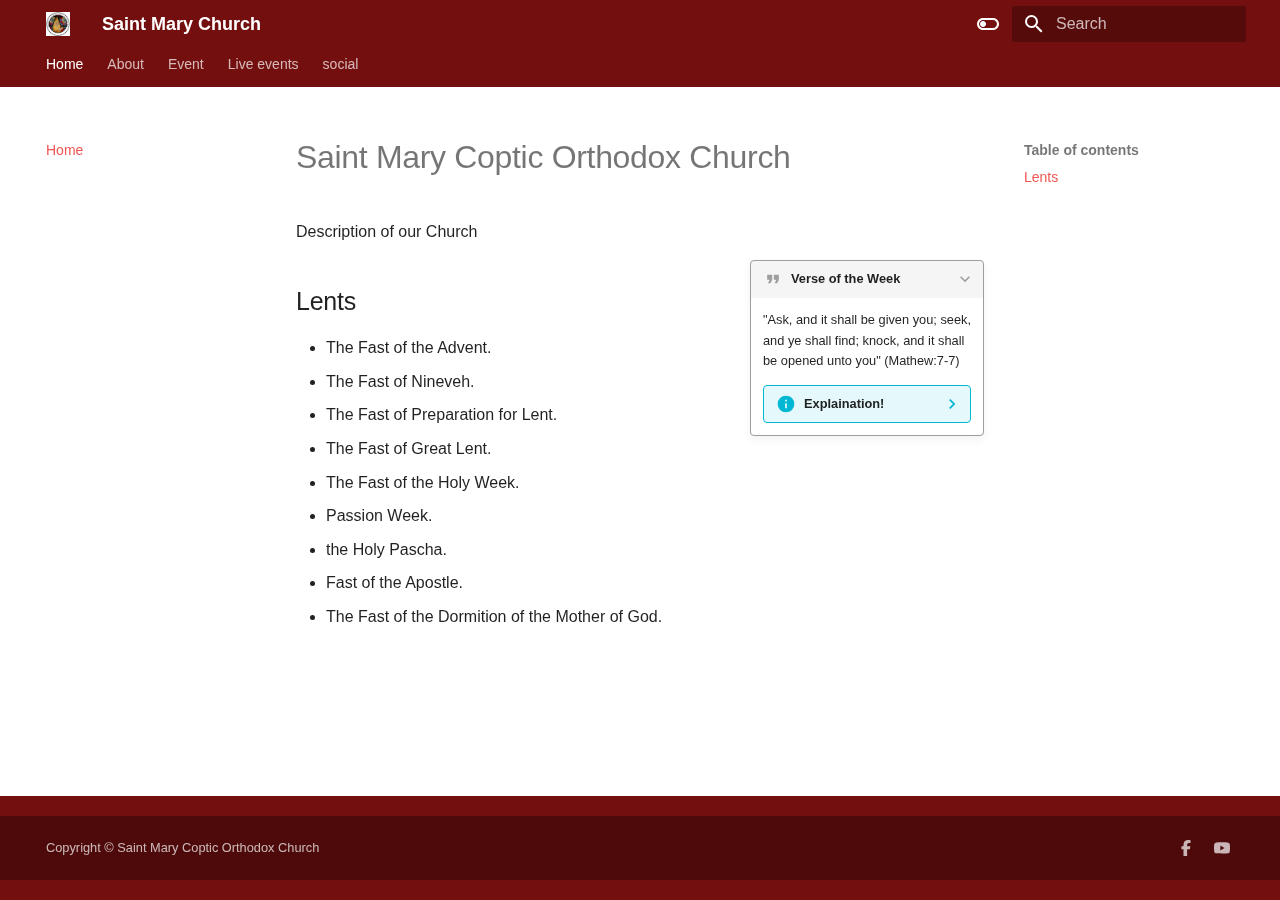
<file: index.html>
<!doctype html>
<html lang="en" class="no-js">
  <head>
    
      <meta charset="utf-8">
      <meta name="viewport" content="width=device-width,initial-scale=1">
      
      
      
      
      
        <link rel="next" href="about/">
      
      
      <link rel="icon" href="assets/img/church_logo.jpg">
      <meta name="generator" content="mkdocs-1.6.0, mkdocs-material-9.5.25">
    
    
      
        <title>Saint Mary Church</title>
      
    
    
      <link rel="stylesheet" href="assets/stylesheets/main.6543a935.min.css">
      
        
        <link rel="stylesheet" href="assets/stylesheets/palette.06af60db.min.css">
      
      


    
    
      
    
    
      
        
        
        <link rel="preconnect" href="https://fonts.gstatic.com" crossorigin>
        <link rel="stylesheet" href="https://fonts.googleapis.com/css?family=Georgea:300,300i,400,400i,700,700i%7CRoboto+Mono:400,400i,700,700i&display=fallback">
        <style>:root{--md-text-font:"Georgea";--md-code-font:"Roboto Mono"}</style>
      
    
    
      <link rel="stylesheet" href="custom_extra.css">
    
    <script>__md_scope=new URL(".",location),__md_hash=e=>[...e].reduce((e,_)=>(e<<5)-e+_.charCodeAt(0),0),__md_get=(e,_=localStorage,t=__md_scope)=>JSON.parse(_.getItem(t.pathname+"."+e)),__md_set=(e,_,t=localStorage,a=__md_scope)=>{try{t.setItem(a.pathname+"."+e,JSON.stringify(_))}catch(e){}}</script>
    
      

    
    
    
  </head>
  
  
    
    
      
    
    
    
    
    <body dir="ltr" data-md-color-scheme="default" data-md-color-primary="red" data-md-color-accent="blue">
  
    
    <input class="md-toggle" data-md-toggle="drawer" type="checkbox" id="__drawer" autocomplete="off">
    <input class="md-toggle" data-md-toggle="search" type="checkbox" id="__search" autocomplete="off">
    <label class="md-overlay" for="__drawer"></label>
    <div data-md-component="skip">
      
        
        <a href="#saint-mary-coptic-orthodox-church" class="md-skip">
          Skip to content
        </a>
      
    </div>
    <div data-md-component="announce">
      
    </div>
    
    
      

<header class="md-header" data-md-component="header">
  <nav class="md-header__inner md-grid" aria-label="Header">
    <a href="." title="Saint Mary Church" class="md-header__button md-logo" aria-label="Saint Mary Church" data-md-component="logo">
      
  <img src="assets/img/church_logo.jpg" alt="logo">

    </a>
    <label class="md-header__button md-icon" for="__drawer">
      
      <svg xmlns="http://www.w3.org/2000/svg" viewBox="0 0 24 24"><path d="M3 6h18v2H3V6m0 5h18v2H3v-2m0 5h18v2H3v-2Z"/></svg>
    </label>
    <div class="md-header__title" data-md-component="header-title">
      <div class="md-header__ellipsis">
        <div class="md-header__topic">
          <span class="md-ellipsis">
            Saint Mary Church
          </span>
        </div>
        <div class="md-header__topic" data-md-component="header-topic">
          <span class="md-ellipsis">
            
              Home
            
          </span>
        </div>
      </div>
    </div>
    
      
        <form class="md-header__option" data-md-component="palette">
  
    
    
    
    <input class="md-option" data-md-color-media="" data-md-color-scheme="default" data-md-color-primary="red" data-md-color-accent="blue"  aria-label="Switch to dark mode"  type="radio" name="__palette" id="__palette_0">
    
      <label class="md-header__button md-icon" title="Switch to dark mode" for="__palette_1" hidden>
        <svg xmlns="http://www.w3.org/2000/svg" viewBox="0 0 24 24"><path d="M17 6H7c-3.31 0-6 2.69-6 6s2.69 6 6 6h10c3.31 0 6-2.69 6-6s-2.69-6-6-6zm0 10H7c-2.21 0-4-1.79-4-4s1.79-4 4-4h10c2.21 0 4 1.79 4 4s-1.79 4-4 4zM7 9c-1.66 0-3 1.34-3 3s1.34 3 3 3 3-1.34 3-3-1.34-3-3-3z"/></svg>
      </label>
    
  
    
    
    
    <input class="md-option" data-md-color-media="" data-md-color-scheme="slate" data-md-color-primary="red" data-md-color-accent="lime"  aria-label="Switch to light mode"  type="radio" name="__palette" id="__palette_1">
    
      <label class="md-header__button md-icon" title="Switch to light mode" for="__palette_0" hidden>
        <svg xmlns="http://www.w3.org/2000/svg" viewBox="0 0 24 24"><path d="M17 7H7a5 5 0 0 0-5 5 5 5 0 0 0 5 5h10a5 5 0 0 0 5-5 5 5 0 0 0-5-5m0 8a3 3 0 0 1-3-3 3 3 0 0 1 3-3 3 3 0 0 1 3 3 3 3 0 0 1-3 3Z"/></svg>
      </label>
    
  
</form>
      
    
    
      <script>var media,input,key,value,palette=__md_get("__palette");if(palette&&palette.color){"(prefers-color-scheme)"===palette.color.media&&(media=matchMedia("(prefers-color-scheme: light)"),input=document.querySelector(media.matches?"[data-md-color-media='(prefers-color-scheme: light)']":"[data-md-color-media='(prefers-color-scheme: dark)']"),palette.color.media=input.getAttribute("data-md-color-media"),palette.color.scheme=input.getAttribute("data-md-color-scheme"),palette.color.primary=input.getAttribute("data-md-color-primary"),palette.color.accent=input.getAttribute("data-md-color-accent"));for([key,value]of Object.entries(palette.color))document.body.setAttribute("data-md-color-"+key,value)}</script>
    
    
    
      <label class="md-header__button md-icon" for="__search">
        
        <svg xmlns="http://www.w3.org/2000/svg" viewBox="0 0 24 24"><path d="M9.5 3A6.5 6.5 0 0 1 16 9.5c0 1.61-.59 3.09-1.56 4.23l.27.27h.79l5 5-1.5 1.5-5-5v-.79l-.27-.27A6.516 6.516 0 0 1 9.5 16 6.5 6.5 0 0 1 3 9.5 6.5 6.5 0 0 1 9.5 3m0 2C7 5 5 7 5 9.5S7 14 9.5 14 14 12 14 9.5 12 5 9.5 5Z"/></svg>
      </label>
      <div class="md-search" data-md-component="search" role="dialog">
  <label class="md-search__overlay" for="__search"></label>
  <div class="md-search__inner" role="search">
    <form class="md-search__form" name="search">
      <input type="text" class="md-search__input" name="query" aria-label="Search" placeholder="Search" autocapitalize="off" autocorrect="off" autocomplete="off" spellcheck="false" data-md-component="search-query" required>
      <label class="md-search__icon md-icon" for="__search">
        
        <svg xmlns="http://www.w3.org/2000/svg" viewBox="0 0 24 24"><path d="M9.5 3A6.5 6.5 0 0 1 16 9.5c0 1.61-.59 3.09-1.56 4.23l.27.27h.79l5 5-1.5 1.5-5-5v-.79l-.27-.27A6.516 6.516 0 0 1 9.5 16 6.5 6.5 0 0 1 3 9.5 6.5 6.5 0 0 1 9.5 3m0 2C7 5 5 7 5 9.5S7 14 9.5 14 14 12 14 9.5 12 5 9.5 5Z"/></svg>
        
        <svg xmlns="http://www.w3.org/2000/svg" viewBox="0 0 24 24"><path d="M20 11v2H8l5.5 5.5-1.42 1.42L4.16 12l7.92-7.92L13.5 5.5 8 11h12Z"/></svg>
      </label>
      <nav class="md-search__options" aria-label="Search">
        
          <a href="javascript:void(0)" class="md-search__icon md-icon" title="Share" aria-label="Share" data-clipboard data-clipboard-text="" data-md-component="search-share" tabindex="-1">
            
            <svg xmlns="http://www.w3.org/2000/svg" viewBox="0 0 24 24"><path d="M18 16.08c-.76 0-1.44.3-1.96.77L8.91 12.7c.05-.23.09-.46.09-.7 0-.24-.04-.47-.09-.7l7.05-4.11c.54.5 1.25.81 2.04.81a3 3 0 0 0 3-3 3 3 0 0 0-3-3 3 3 0 0 0-3 3c0 .24.04.47.09.7L8.04 9.81C7.5 9.31 6.79 9 6 9a3 3 0 0 0-3 3 3 3 0 0 0 3 3c.79 0 1.5-.31 2.04-.81l7.12 4.15c-.05.21-.08.43-.08.66 0 1.61 1.31 2.91 2.92 2.91 1.61 0 2.92-1.3 2.92-2.91A2.92 2.92 0 0 0 18 16.08Z"/></svg>
          </a>
        
        <button type="reset" class="md-search__icon md-icon" title="Clear" aria-label="Clear" tabindex="-1">
          
          <svg xmlns="http://www.w3.org/2000/svg" viewBox="0 0 24 24"><path d="M19 6.41 17.59 5 12 10.59 6.41 5 5 6.41 10.59 12 5 17.59 6.41 19 12 13.41 17.59 19 19 17.59 13.41 12 19 6.41Z"/></svg>
        </button>
      </nav>
      
        <div class="md-search__suggest" data-md-component="search-suggest"></div>
      
    </form>
    <div class="md-search__output">
      <div class="md-search__scrollwrap" data-md-scrollfix>
        <div class="md-search-result" data-md-component="search-result">
          <div class="md-search-result__meta">
            Initializing search
          </div>
          <ol class="md-search-result__list" role="presentation"></ol>
        </div>
      </div>
    </div>
  </div>
</div>
    
    
  </nav>
  
</header>
    
    <div class="md-container" data-md-component="container">
      
      
        
          
            
<nav class="md-tabs" aria-label="Tabs" data-md-component="tabs">
  <div class="md-grid">
    <ul class="md-tabs__list">
      
        
  
  
    
  
  
    <li class="md-tabs__item md-tabs__item--active">
      <a href="." class="md-tabs__link">
        
  
    
  
  Home

      </a>
    </li>
  

      
        
  
  
  
    
    
      <li class="md-tabs__item">
        <a href="about/" class="md-tabs__link">
          
  
  About

        </a>
      </li>
    
  

      
        
  
  
  
    <li class="md-tabs__item">
      <a href="event/" class="md-tabs__link">
        
  
    
  
  Event

      </a>
    </li>
  

      
        
  
  
  
    <li class="md-tabs__item">
      <a href="LiveEvents/" class="md-tabs__link">
        
  
    
  
  Live events

      </a>
    </li>
  

      
        
  
  
  
    <li class="md-tabs__item">
      <a href="socialLinks/" class="md-tabs__link">
        
  
    
  
  social

      </a>
    </li>
  

      
    </ul>
  </div>
</nav>
          
        
      
      <main class="md-main" data-md-component="main">
        <div class="md-main__inner md-grid">
          
            
              
              <div class="md-sidebar md-sidebar--primary" data-md-component="sidebar" data-md-type="navigation" >
                <div class="md-sidebar__scrollwrap">
                  <div class="md-sidebar__inner">
                    


  


<nav class="md-nav md-nav--primary md-nav--lifted" aria-label="Navigation" data-md-level="0">
  <label class="md-nav__title" for="__drawer">
    <a href="." title="Saint Mary Church" class="md-nav__button md-logo" aria-label="Saint Mary Church" data-md-component="logo">
      
  <img src="assets/img/church_logo.jpg" alt="logo">

    </a>
    Saint Mary Church
  </label>
  
  <ul class="md-nav__list" data-md-scrollfix>
    
      
      
  
  
    
  
  
  
    <li class="md-nav__item md-nav__item--active">
      
      <input class="md-nav__toggle md-toggle" type="checkbox" id="__toc">
      
      
        
      
      
        <label class="md-nav__link md-nav__link--active" for="__toc">
          
  
  <span class="md-ellipsis">
    Home
  </span>
  

          <span class="md-nav__icon md-icon"></span>
        </label>
      
      <a href="." class="md-nav__link md-nav__link--active">
        
  
  <span class="md-ellipsis">
    Home
  </span>
  

      </a>
      
        

<nav class="md-nav md-nav--secondary" aria-label="Table of contents">
  
  
  
    
  
  
    <label class="md-nav__title" for="__toc">
      <span class="md-nav__icon md-icon"></span>
      Table of contents
    </label>
    <ul class="md-nav__list" data-md-component="toc" data-md-scrollfix>
      
        <li class="md-nav__item">
  <a href="#lents" class="md-nav__link">
    <span class="md-ellipsis">
      Lents
    </span>
  </a>
  
</li>
      
    </ul>
  
</nav>
      
    </li>
  

    
      
      
  
  
  
  
    
    
    
      
      
        
      
    
    
    <li class="md-nav__item md-nav__item--nested">
      
        
        
        <input class="md-nav__toggle md-toggle " type="checkbox" id="__nav_2" >
        
          
          <label class="md-nav__link" for="__nav_2" id="__nav_2_label" tabindex="0">
            
  
  <span class="md-ellipsis">
    About
  </span>
  

            <span class="md-nav__icon md-icon"></span>
          </label>
        
        <nav class="md-nav" data-md-level="1" aria-labelledby="__nav_2_label" aria-expanded="false">
          <label class="md-nav__title" for="__nav_2">
            <span class="md-nav__icon md-icon"></span>
            About
          </label>
          <ul class="md-nav__list" data-md-scrollfix>
            
              
                
  
  
  
  
    <li class="md-nav__item">
      <a href="about/" class="md-nav__link">
        
  
  <span class="md-ellipsis">
    About File
  </span>
  

      </a>
    </li>
  

              
            
              
                
  
  
  
  
    <li class="md-nav__item">
      <a href="https://www.facebook.com/p/Saint-Mary-Coptic-Orthodox-Church-Des-Moines-Iowa-100064497108140/" class="md-nav__link">
        
  
  <span class="md-ellipsis">
    Facebook Page
  </span>
  

      </a>
    </li>
  

              
            
          </ul>
        </nav>
      
    </li>
  

    
      
      
  
  
  
  
    <li class="md-nav__item">
      <a href="event/" class="md-nav__link">
        
  
  <span class="md-ellipsis">
    Event
  </span>
  

      </a>
    </li>
  

    
      
      
  
  
  
  
    <li class="md-nav__item">
      <a href="LiveEvents/" class="md-nav__link">
        
  
  <span class="md-ellipsis">
    Live events
  </span>
  

      </a>
    </li>
  

    
      
      
  
  
  
  
    <li class="md-nav__item">
      <a href="socialLinks/" class="md-nav__link">
        
  
  <span class="md-ellipsis">
    social
  </span>
  

      </a>
    </li>
  

    
  </ul>
</nav>
                  </div>
                </div>
              </div>
            
            
              
              <div class="md-sidebar md-sidebar--secondary" data-md-component="sidebar" data-md-type="toc" >
                <div class="md-sidebar__scrollwrap">
                  <div class="md-sidebar__inner">
                    

<nav class="md-nav md-nav--secondary" aria-label="Table of contents">
  
  
  
    
  
  
    <label class="md-nav__title" for="__toc">
      <span class="md-nav__icon md-icon"></span>
      Table of contents
    </label>
    <ul class="md-nav__list" data-md-component="toc" data-md-scrollfix>
      
        <li class="md-nav__item">
  <a href="#lents" class="md-nav__link">
    <span class="md-ellipsis">
      Lents
    </span>
  </a>
  
</li>
      
    </ul>
  
</nav>
                  </div>
                </div>
              </div>
            
          
          
            <div class="md-content" data-md-component="content">
              <article class="md-content__inner md-typeset">
                
                  


<h1 id="saint-mary-coptic-orthodox-church">Saint Mary Coptic Orthodox Church<a class="headerlink" href="#saint-mary-coptic-orthodox-church" title="Permanent link">&para;</a></h1>
<p>Description of our Church</p>
<details class="quote inline end" open="open">
<summary>Verse of the Week</summary>
<p>"Ask, and it shall be given you; seek, and ye shall find; knock, and it shall be opened unto you" (Mathew:7-7)</p>
<details class="info">
<summary>Explaination!</summary>
<p>This is the explination of the verse This is the explination of the verse This is the explination of the verse This is the explination of the verse This is the explination of the verse This is the explination of the verse This is the explination of the verse This is the explination of the verse This is the explination of the verse This is the explination of the verse</p>
</details>
</details>
<h2 id="lents">Lents<a class="headerlink" href="#lents" title="Permanent link">&para;</a></h2>
<ul>
<li>The Fast of the Advent.</li>
<li>The Fast of Nineveh.</li>
<li>The Fast of Preparation for Lent.</li>
<li>The Fast of Great Lent.</li>
<li>The Fast of the Holy Week.</li>
<li>Passion Week.</li>
<li>the Holy Pascha.</li>
<li>Fast of the Apostle.</li>
<li>The Fast of the Dormition of the Mother of God.</li>
</ul>












                
              </article>
            </div>
          
          
<script>var target=document.getElementById(location.hash.slice(1));target&&target.name&&(target.checked=target.name.startsWith("__tabbed_"))</script>
        </div>
        
          <button type="button" class="md-top md-icon" data-md-component="top" hidden>
  
  <svg xmlns="http://www.w3.org/2000/svg" viewBox="0 0 24 24"><path d="M13 20h-2V8l-5.5 5.5-1.42-1.42L12 4.16l7.92 7.92-1.42 1.42L13 8v12Z"/></svg>
  Back to top
</button>
        
      </main>
      
        <footer class="md-footer">
  
  <div class="md-footer-meta md-typeset">
    <div class="md-footer-meta__inner md-grid">
      <div class="md-copyright">
  
    <div class="md-copyright__highlight">
      Copyright &copy; Saint Mary Coptic Orthodox Church
    </div>
  
  
</div>
      
        <div class="md-social">
  
    
    
    
    
    <a href="https://www.facebook.com/profile.php?id=100064497108140" target="_blank" rel="noopener" title="Saint Mary church Facebook page" class="md-social__link">
      <svg xmlns="http://www.w3.org/2000/svg" viewBox="0 0 320 512"><!--! Font Awesome Free 6.5.2 by @fontawesome - https://fontawesome.com License - https://fontawesome.com/license/free (Icons: CC BY 4.0, Fonts: SIL OFL 1.1, Code: MIT License) Copyright 2024 Fonticons, Inc.--><path d="M80 299.3V512h116V299.3h86.5l18-97.8H196v-34.6c0-51.7 20.3-71.5 72.7-71.5 16.3 0 29.4.4 37 1.2V7.9C291.4 4 256.4 0 236.2 0 129.3 0 80 50.5 80 159.4v42.1H14v97.8h66z"/></svg>
    </a>
  
    
    
    
    
    <a href="https://www.youtube.com/@stmarycopticorthodoxdesmoi7900" target="_blank" rel="noopener" title="Saint Mary church Youtube Channel" class="md-social__link">
      <svg xmlns="http://www.w3.org/2000/svg" viewBox="0 0 24 24"><path d="M23.498 6.186a3.016 3.016 0 0 0-2.122-2.136C19.505 3.545 12 3.545 12 3.545s-7.505 0-9.377.505A3.017 3.017 0 0 0 .502 6.186C0 8.07 0 12 0 12s0 3.93.502 5.814a3.016 3.016 0 0 0 2.122 2.136c1.871.505 9.376.505 9.376.505s7.505 0 9.377-.505a3.015 3.015 0 0 0 2.122-2.136C24 15.93 24 12 24 12s0-3.93-.502-5.814zM9.545 15.568V8.432L15.818 12l-6.273 3.568z"/></svg>
    </a>
  
</div>
      
    </div>
  </div>
</footer>
      
    </div>
    <div class="md-dialog" data-md-component="dialog">
      <div class="md-dialog__inner md-typeset"></div>
    </div>
    
    
    <script id="__config" type="application/json">{"base": ".", "features": ["navigation.sections", "navigation.tabs", "navigation.top", "navigation.tracking", "search.highlight", "search.share", "search.suggest", "navigation.instant", "content.shortcuts", "content.update"], "search": "assets/javascripts/workers/search.b8dbb3d2.min.js", "translations": {"clipboard.copied": "Copied to clipboard", "clipboard.copy": "Copy to clipboard", "search.result.more.one": "1 more on this page", "search.result.more.other": "# more on this page", "search.result.none": "No matching documents", "search.result.one": "1 matching document", "search.result.other": "# matching documents", "search.result.placeholder": "Type to start searching", "search.result.term.missing": "Missing", "select.version": "Select version"}}</script>
    
    
      <script src="assets/javascripts/bundle.081f42fc.min.js"></script>
      
    
  </body>
</html>
</file>
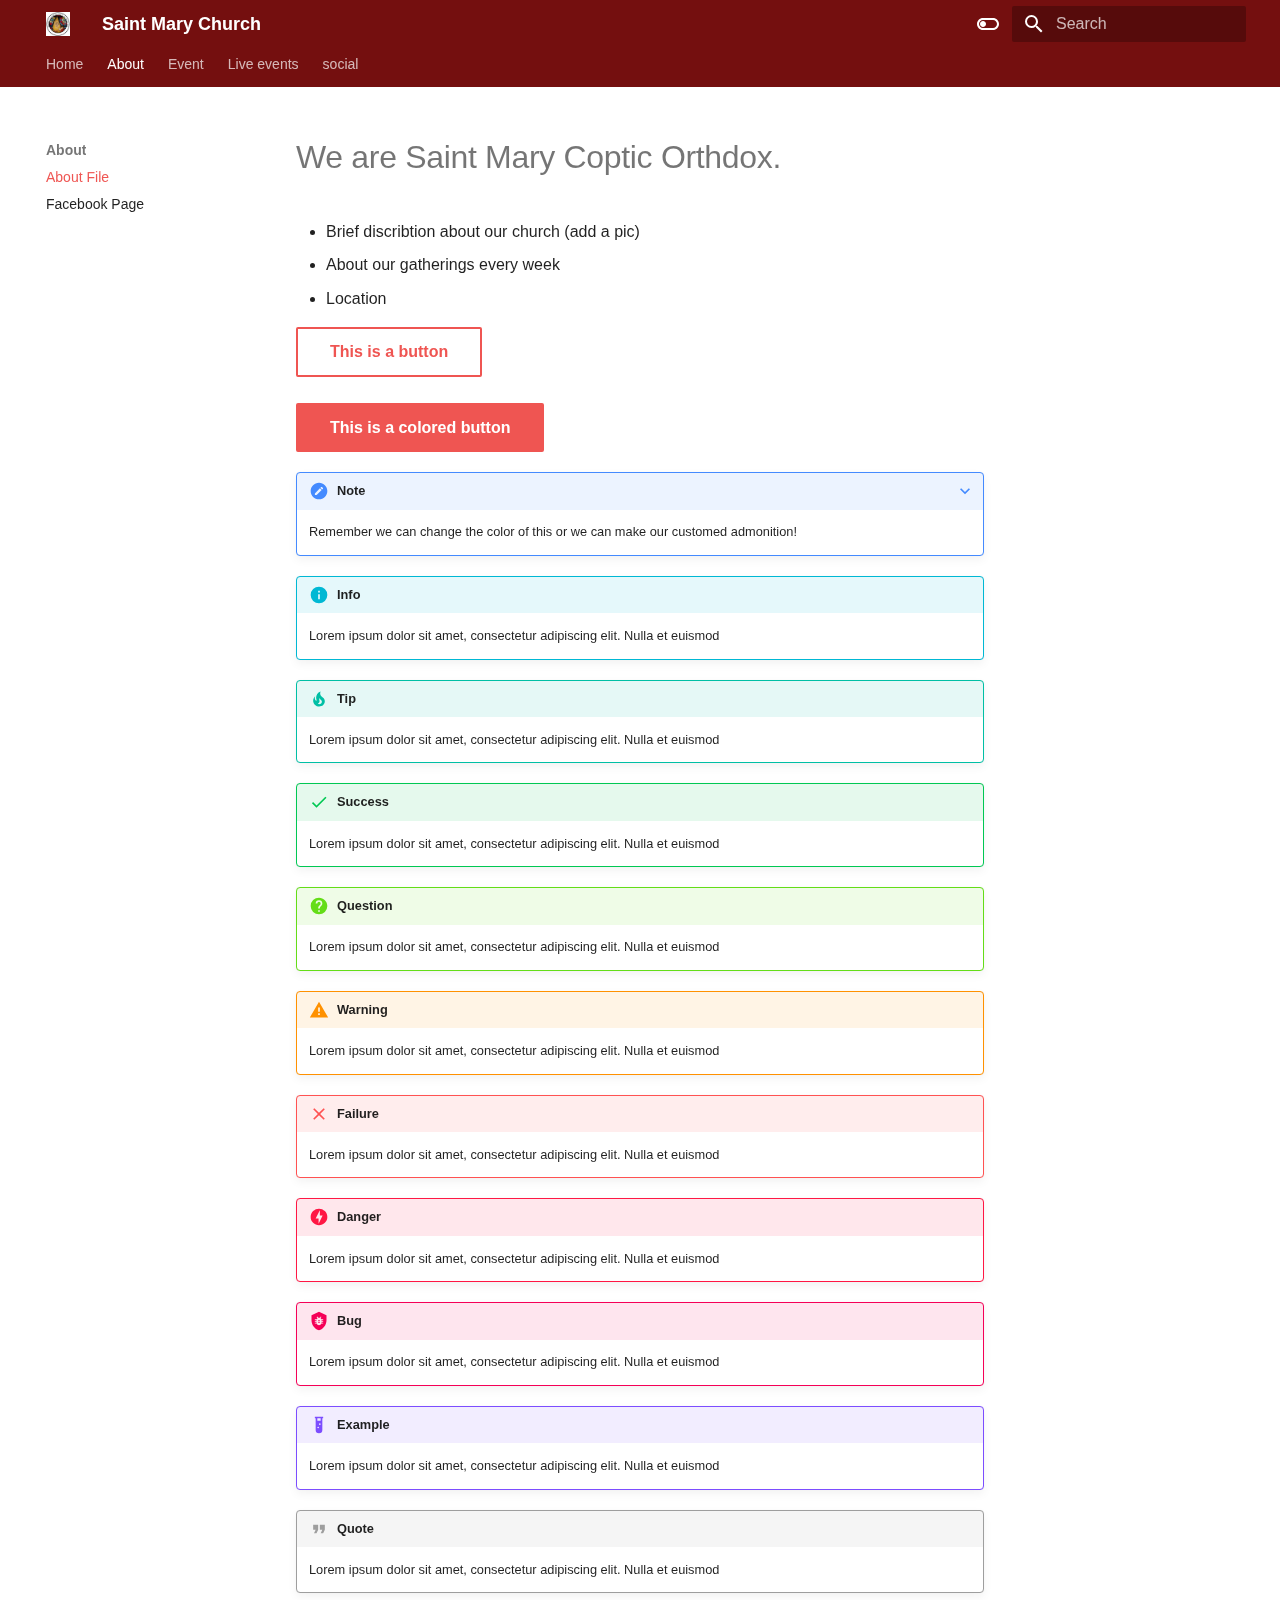
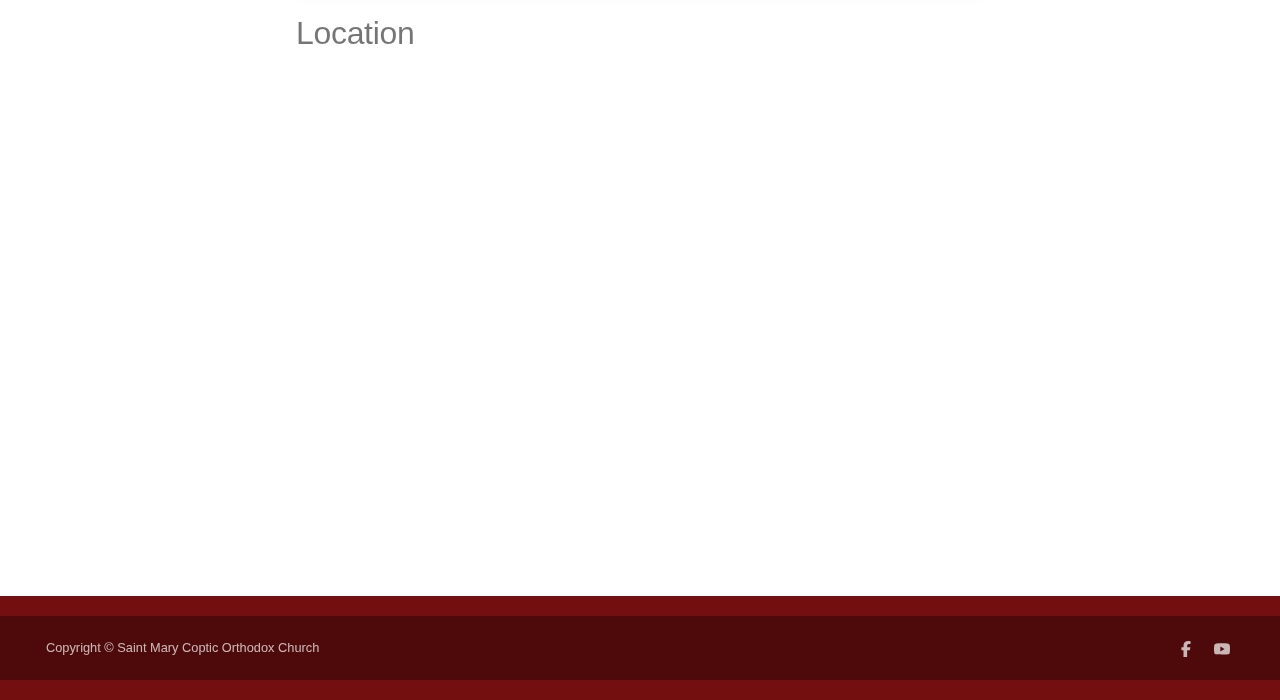
<file: about/index.html>
<!doctype html>
<html lang="en" class="no-js">
  <head>
    
      <meta charset="utf-8">
      <meta name="viewport" content="width=device-width,initial-scale=1">
      
      
      
      
        <link rel="prev" href="..">
      
      
        <link rel="next" href="../event/">
      
      
      <link rel="icon" href="../assets/img/church_logo.jpg">
      <meta name="generator" content="mkdocs-1.6.0, mkdocs-material-9.5.25">
    
    
      
        <title>About File - Saint Mary Church</title>
      
    
    
      <link rel="stylesheet" href="../assets/stylesheets/main.6543a935.min.css">
      
        
        <link rel="stylesheet" href="../assets/stylesheets/palette.06af60db.min.css">
      
      


    
    
      
    
    
      
        
        
        <link rel="preconnect" href="https://fonts.gstatic.com" crossorigin>
        <link rel="stylesheet" href="https://fonts.googleapis.com/css?family=Georgea:300,300i,400,400i,700,700i%7CRoboto+Mono:400,400i,700,700i&display=fallback">
        <style>:root{--md-text-font:"Georgea";--md-code-font:"Roboto Mono"}</style>
      
    
    
      <link rel="stylesheet" href="../custom_extra.css">
    
    <script>__md_scope=new URL("..",location),__md_hash=e=>[...e].reduce((e,_)=>(e<<5)-e+_.charCodeAt(0),0),__md_get=(e,_=localStorage,t=__md_scope)=>JSON.parse(_.getItem(t.pathname+"."+e)),__md_set=(e,_,t=localStorage,a=__md_scope)=>{try{t.setItem(a.pathname+"."+e,JSON.stringify(_))}catch(e){}}</script>
    
      

    
    
    
  </head>
  
  
    
    
      
    
    
    
    
    <body dir="ltr" data-md-color-scheme="default" data-md-color-primary="red" data-md-color-accent="blue">
  
    
    <input class="md-toggle" data-md-toggle="drawer" type="checkbox" id="__drawer" autocomplete="off">
    <input class="md-toggle" data-md-toggle="search" type="checkbox" id="__search" autocomplete="off">
    <label class="md-overlay" for="__drawer"></label>
    <div data-md-component="skip">
      
        
        <a href="#we-are-saint-mary-coptic-orthdox" class="md-skip">
          Skip to content
        </a>
      
    </div>
    <div data-md-component="announce">
      
    </div>
    
    
      

<header class="md-header" data-md-component="header">
  <nav class="md-header__inner md-grid" aria-label="Header">
    <a href=".." title="Saint Mary Church" class="md-header__button md-logo" aria-label="Saint Mary Church" data-md-component="logo">
      
  <img src="../assets/img/church_logo.jpg" alt="logo">

    </a>
    <label class="md-header__button md-icon" for="__drawer">
      
      <svg xmlns="http://www.w3.org/2000/svg" viewBox="0 0 24 24"><path d="M3 6h18v2H3V6m0 5h18v2H3v-2m0 5h18v2H3v-2Z"/></svg>
    </label>
    <div class="md-header__title" data-md-component="header-title">
      <div class="md-header__ellipsis">
        <div class="md-header__topic">
          <span class="md-ellipsis">
            Saint Mary Church
          </span>
        </div>
        <div class="md-header__topic" data-md-component="header-topic">
          <span class="md-ellipsis">
            
              About File
            
          </span>
        </div>
      </div>
    </div>
    
      
        <form class="md-header__option" data-md-component="palette">
  
    
    
    
    <input class="md-option" data-md-color-media="" data-md-color-scheme="default" data-md-color-primary="red" data-md-color-accent="blue"  aria-label="Switch to dark mode"  type="radio" name="__palette" id="__palette_0">
    
      <label class="md-header__button md-icon" title="Switch to dark mode" for="__palette_1" hidden>
        <svg xmlns="http://www.w3.org/2000/svg" viewBox="0 0 24 24"><path d="M17 6H7c-3.31 0-6 2.69-6 6s2.69 6 6 6h10c3.31 0 6-2.69 6-6s-2.69-6-6-6zm0 10H7c-2.21 0-4-1.79-4-4s1.79-4 4-4h10c2.21 0 4 1.79 4 4s-1.79 4-4 4zM7 9c-1.66 0-3 1.34-3 3s1.34 3 3 3 3-1.34 3-3-1.34-3-3-3z"/></svg>
      </label>
    
  
    
    
    
    <input class="md-option" data-md-color-media="" data-md-color-scheme="slate" data-md-color-primary="red" data-md-color-accent="lime"  aria-label="Switch to light mode"  type="radio" name="__palette" id="__palette_1">
    
      <label class="md-header__button md-icon" title="Switch to light mode" for="__palette_0" hidden>
        <svg xmlns="http://www.w3.org/2000/svg" viewBox="0 0 24 24"><path d="M17 7H7a5 5 0 0 0-5 5 5 5 0 0 0 5 5h10a5 5 0 0 0 5-5 5 5 0 0 0-5-5m0 8a3 3 0 0 1-3-3 3 3 0 0 1 3-3 3 3 0 0 1 3 3 3 3 0 0 1-3 3Z"/></svg>
      </label>
    
  
</form>
      
    
    
      <script>var media,input,key,value,palette=__md_get("__palette");if(palette&&palette.color){"(prefers-color-scheme)"===palette.color.media&&(media=matchMedia("(prefers-color-scheme: light)"),input=document.querySelector(media.matches?"[data-md-color-media='(prefers-color-scheme: light)']":"[data-md-color-media='(prefers-color-scheme: dark)']"),palette.color.media=input.getAttribute("data-md-color-media"),palette.color.scheme=input.getAttribute("data-md-color-scheme"),palette.color.primary=input.getAttribute("data-md-color-primary"),palette.color.accent=input.getAttribute("data-md-color-accent"));for([key,value]of Object.entries(palette.color))document.body.setAttribute("data-md-color-"+key,value)}</script>
    
    
    
      <label class="md-header__button md-icon" for="__search">
        
        <svg xmlns="http://www.w3.org/2000/svg" viewBox="0 0 24 24"><path d="M9.5 3A6.5 6.5 0 0 1 16 9.5c0 1.61-.59 3.09-1.56 4.23l.27.27h.79l5 5-1.5 1.5-5-5v-.79l-.27-.27A6.516 6.516 0 0 1 9.5 16 6.5 6.5 0 0 1 3 9.5 6.5 6.5 0 0 1 9.5 3m0 2C7 5 5 7 5 9.5S7 14 9.5 14 14 12 14 9.5 12 5 9.5 5Z"/></svg>
      </label>
      <div class="md-search" data-md-component="search" role="dialog">
  <label class="md-search__overlay" for="__search"></label>
  <div class="md-search__inner" role="search">
    <form class="md-search__form" name="search">
      <input type="text" class="md-search__input" name="query" aria-label="Search" placeholder="Search" autocapitalize="off" autocorrect="off" autocomplete="off" spellcheck="false" data-md-component="search-query" required>
      <label class="md-search__icon md-icon" for="__search">
        
        <svg xmlns="http://www.w3.org/2000/svg" viewBox="0 0 24 24"><path d="M9.5 3A6.5 6.5 0 0 1 16 9.5c0 1.61-.59 3.09-1.56 4.23l.27.27h.79l5 5-1.5 1.5-5-5v-.79l-.27-.27A6.516 6.516 0 0 1 9.5 16 6.5 6.5 0 0 1 3 9.5 6.5 6.5 0 0 1 9.5 3m0 2C7 5 5 7 5 9.5S7 14 9.5 14 14 12 14 9.5 12 5 9.5 5Z"/></svg>
        
        <svg xmlns="http://www.w3.org/2000/svg" viewBox="0 0 24 24"><path d="M20 11v2H8l5.5 5.5-1.42 1.42L4.16 12l7.92-7.92L13.5 5.5 8 11h12Z"/></svg>
      </label>
      <nav class="md-search__options" aria-label="Search">
        
          <a href="javascript:void(0)" class="md-search__icon md-icon" title="Share" aria-label="Share" data-clipboard data-clipboard-text="" data-md-component="search-share" tabindex="-1">
            
            <svg xmlns="http://www.w3.org/2000/svg" viewBox="0 0 24 24"><path d="M18 16.08c-.76 0-1.44.3-1.96.77L8.91 12.7c.05-.23.09-.46.09-.7 0-.24-.04-.47-.09-.7l7.05-4.11c.54.5 1.25.81 2.04.81a3 3 0 0 0 3-3 3 3 0 0 0-3-3 3 3 0 0 0-3 3c0 .24.04.47.09.7L8.04 9.81C7.5 9.31 6.79 9 6 9a3 3 0 0 0-3 3 3 3 0 0 0 3 3c.79 0 1.5-.31 2.04-.81l7.12 4.15c-.05.21-.08.43-.08.66 0 1.61 1.31 2.91 2.92 2.91 1.61 0 2.92-1.3 2.92-2.91A2.92 2.92 0 0 0 18 16.08Z"/></svg>
          </a>
        
        <button type="reset" class="md-search__icon md-icon" title="Clear" aria-label="Clear" tabindex="-1">
          
          <svg xmlns="http://www.w3.org/2000/svg" viewBox="0 0 24 24"><path d="M19 6.41 17.59 5 12 10.59 6.41 5 5 6.41 10.59 12 5 17.59 6.41 19 12 13.41 17.59 19 19 17.59 13.41 12 19 6.41Z"/></svg>
        </button>
      </nav>
      
        <div class="md-search__suggest" data-md-component="search-suggest"></div>
      
    </form>
    <div class="md-search__output">
      <div class="md-search__scrollwrap" data-md-scrollfix>
        <div class="md-search-result" data-md-component="search-result">
          <div class="md-search-result__meta">
            Initializing search
          </div>
          <ol class="md-search-result__list" role="presentation"></ol>
        </div>
      </div>
    </div>
  </div>
</div>
    
    
  </nav>
  
</header>
    
    <div class="md-container" data-md-component="container">
      
      
        
          
            
<nav class="md-tabs" aria-label="Tabs" data-md-component="tabs">
  <div class="md-grid">
    <ul class="md-tabs__list">
      
        
  
  
  
    <li class="md-tabs__item">
      <a href=".." class="md-tabs__link">
        
  
    
  
  Home

      </a>
    </li>
  

      
        
  
  
    
  
  
    
    
      <li class="md-tabs__item md-tabs__item--active">
        <a href="./" class="md-tabs__link">
          
  
  About

        </a>
      </li>
    
  

      
        
  
  
  
    <li class="md-tabs__item">
      <a href="../event/" class="md-tabs__link">
        
  
    
  
  Event

      </a>
    </li>
  

      
        
  
  
  
    <li class="md-tabs__item">
      <a href="../LiveEvents/" class="md-tabs__link">
        
  
    
  
  Live events

      </a>
    </li>
  

      
        
  
  
  
    <li class="md-tabs__item">
      <a href="../socialLinks/" class="md-tabs__link">
        
  
    
  
  social

      </a>
    </li>
  

      
    </ul>
  </div>
</nav>
          
        
      
      <main class="md-main" data-md-component="main">
        <div class="md-main__inner md-grid">
          
            
              
              <div class="md-sidebar md-sidebar--primary" data-md-component="sidebar" data-md-type="navigation" >
                <div class="md-sidebar__scrollwrap">
                  <div class="md-sidebar__inner">
                    


  


<nav class="md-nav md-nav--primary md-nav--lifted" aria-label="Navigation" data-md-level="0">
  <label class="md-nav__title" for="__drawer">
    <a href=".." title="Saint Mary Church" class="md-nav__button md-logo" aria-label="Saint Mary Church" data-md-component="logo">
      
  <img src="../assets/img/church_logo.jpg" alt="logo">

    </a>
    Saint Mary Church
  </label>
  
  <ul class="md-nav__list" data-md-scrollfix>
    
      
      
  
  
  
  
    <li class="md-nav__item">
      <a href=".." class="md-nav__link">
        
  
  <span class="md-ellipsis">
    Home
  </span>
  

      </a>
    </li>
  

    
      
      
  
  
    
  
  
  
    
    
    
      
        
        
      
      
        
      
    
    
    <li class="md-nav__item md-nav__item--active md-nav__item--section md-nav__item--nested">
      
        
        
        <input class="md-nav__toggle md-toggle " type="checkbox" id="__nav_2" checked>
        
          
          <label class="md-nav__link" for="__nav_2" id="__nav_2_label" tabindex="">
            
  
  <span class="md-ellipsis">
    About
  </span>
  

            <span class="md-nav__icon md-icon"></span>
          </label>
        
        <nav class="md-nav" data-md-level="1" aria-labelledby="__nav_2_label" aria-expanded="true">
          <label class="md-nav__title" for="__nav_2">
            <span class="md-nav__icon md-icon"></span>
            About
          </label>
          <ul class="md-nav__list" data-md-scrollfix>
            
              
                
  
  
    
  
  
  
    <li class="md-nav__item md-nav__item--active">
      
      <input class="md-nav__toggle md-toggle" type="checkbox" id="__toc">
      
      
        
      
      
      <a href="./" class="md-nav__link md-nav__link--active">
        
  
  <span class="md-ellipsis">
    About File
  </span>
  

      </a>
      
    </li>
  

              
            
              
                
  
  
  
  
    <li class="md-nav__item">
      <a href="https://www.facebook.com/p/Saint-Mary-Coptic-Orthodox-Church-Des-Moines-Iowa-100064497108140/" class="md-nav__link">
        
  
  <span class="md-ellipsis">
    Facebook Page
  </span>
  

      </a>
    </li>
  

              
            
          </ul>
        </nav>
      
    </li>
  

    
      
      
  
  
  
  
    <li class="md-nav__item">
      <a href="../event/" class="md-nav__link">
        
  
  <span class="md-ellipsis">
    Event
  </span>
  

      </a>
    </li>
  

    
      
      
  
  
  
  
    <li class="md-nav__item">
      <a href="../LiveEvents/" class="md-nav__link">
        
  
  <span class="md-ellipsis">
    Live events
  </span>
  

      </a>
    </li>
  

    
      
      
  
  
  
  
    <li class="md-nav__item">
      <a href="../socialLinks/" class="md-nav__link">
        
  
  <span class="md-ellipsis">
    social
  </span>
  

      </a>
    </li>
  

    
  </ul>
</nav>
                  </div>
                </div>
              </div>
            
            
              
              <div class="md-sidebar md-sidebar--secondary" data-md-component="sidebar" data-md-type="toc" >
                <div class="md-sidebar__scrollwrap">
                  <div class="md-sidebar__inner">
                    

<nav class="md-nav md-nav--secondary" aria-label="Table of contents">
  
  
  
    
  
  
</nav>
                  </div>
                </div>
              </div>
            
          
          
            <div class="md-content" data-md-component="content">
              <article class="md-content__inner md-typeset">
                
                  


<h1 id="we-are-saint-mary-coptic-orthdox">We are Saint Mary Coptic Orthdox.<a class="headerlink" href="#we-are-saint-mary-coptic-orthdox" title="Permanent link">&para;</a></h1>
<ul>
<li>Brief discribtion about our church (add a pic) </li>
<li>About our gatherings every week</li>
<li>Location</li>
</ul>
<p><a class="md-button" href="#">This is a button</a> <br> <br>
<a class="md-button md-button--primary" href="#">This is a colored button</a></p>
<details class="note" open="open">
<summary>Note</summary>
<p>Remember we can change the color of this or we can make our customed admonition!</p>
</details>
<div class="admonition info">
<p class="admonition-title">Info</p>
<p>Lorem ipsum dolor sit amet, consectetur adipiscing elit. Nulla et euismod</p>
</div>
<div class="admonition tip">
<p class="admonition-title">Tip</p>
<p>Lorem ipsum dolor sit amet, consectetur adipiscing elit. Nulla et euismod</p>
</div>
<div class="admonition success">
<p class="admonition-title">Success</p>
<p>Lorem ipsum dolor sit amet, consectetur adipiscing elit. Nulla et euismod</p>
</div>
<div class="admonition question">
<p class="admonition-title">Question</p>
<p>Lorem ipsum dolor sit amet, consectetur adipiscing elit. Nulla et euismod</p>
</div>
<div class="admonition warning">
<p class="admonition-title">Warning</p>
<p>Lorem ipsum dolor sit amet, consectetur adipiscing elit. Nulla et euismod</p>
</div>
<div class="admonition failure">
<p class="admonition-title">Failure</p>
<p>Lorem ipsum dolor sit amet, consectetur adipiscing elit. Nulla et euismod</p>
</div>
<div class="admonition danger">
<p class="admonition-title">Danger</p>
<p>Lorem ipsum dolor sit amet, consectetur adipiscing elit. Nulla et euismod</p>
</div>
<div class="admonition bug">
<p class="admonition-title">Bug</p>
<p>Lorem ipsum dolor sit amet, consectetur adipiscing elit. Nulla et euismod</p>
</div>
<div class="admonition example">
<p class="admonition-title">Example</p>
<p>Lorem ipsum dolor sit amet, consectetur adipiscing elit. Nulla et euismod</p>
</div>
<div class="admonition quote">
<p class="admonition-title">Quote</p>
<p>Lorem ipsum dolor sit amet, consectetur adipiscing elit. Nulla et euismod</p>
</div>
<h1 id="location">Location<a class="headerlink" href="#location" title="Permanent link">&para;</a></h1>
<iframe src="https://www.google.com/maps/embed?pb=!1m14!1m8!1m3!1d11935.129689453244!2d-93.702139!3d41.5955895!3m2!1i1024!2i768!4f13.1!3m3!1m2!1s0x87ee9ef6168c7883%3A0x2837c2eec764f70e!2sSaint%20Mary%20Coptic%20Orthodox%20Church!5e0!3m2!1sen!2sus!4v1717721433687!5m2!1sen!2sus" width="800" height="450" style="border:0;" allowfullscreen="" loading="lazy" referrerpolicy="no-referrer-when-downgrade"></iframe>












                
              </article>
            </div>
          
          
<script>var target=document.getElementById(location.hash.slice(1));target&&target.name&&(target.checked=target.name.startsWith("__tabbed_"))</script>
        </div>
        
          <button type="button" class="md-top md-icon" data-md-component="top" hidden>
  
  <svg xmlns="http://www.w3.org/2000/svg" viewBox="0 0 24 24"><path d="M13 20h-2V8l-5.5 5.5-1.42-1.42L12 4.16l7.92 7.92-1.42 1.42L13 8v12Z"/></svg>
  Back to top
</button>
        
      </main>
      
        <footer class="md-footer">
  
  <div class="md-footer-meta md-typeset">
    <div class="md-footer-meta__inner md-grid">
      <div class="md-copyright">
  
    <div class="md-copyright__highlight">
      Copyright &copy; Saint Mary Coptic Orthodox Church
    </div>
  
  
</div>
      
        <div class="md-social">
  
    
    
    
    
    <a href="https://www.facebook.com/profile.php?id=100064497108140" target="_blank" rel="noopener" title="Saint Mary church Facebook page" class="md-social__link">
      <svg xmlns="http://www.w3.org/2000/svg" viewBox="0 0 320 512"><!--! Font Awesome Free 6.5.2 by @fontawesome - https://fontawesome.com License - https://fontawesome.com/license/free (Icons: CC BY 4.0, Fonts: SIL OFL 1.1, Code: MIT License) Copyright 2024 Fonticons, Inc.--><path d="M80 299.3V512h116V299.3h86.5l18-97.8H196v-34.6c0-51.7 20.3-71.5 72.7-71.5 16.3 0 29.4.4 37 1.2V7.9C291.4 4 256.4 0 236.2 0 129.3 0 80 50.5 80 159.4v42.1H14v97.8h66z"/></svg>
    </a>
  
    
    
    
    
    <a href="https://www.youtube.com/@stmarycopticorthodoxdesmoi7900" target="_blank" rel="noopener" title="Saint Mary church Youtube Channel" class="md-social__link">
      <svg xmlns="http://www.w3.org/2000/svg" viewBox="0 0 24 24"><path d="M23.498 6.186a3.016 3.016 0 0 0-2.122-2.136C19.505 3.545 12 3.545 12 3.545s-7.505 0-9.377.505A3.017 3.017 0 0 0 .502 6.186C0 8.07 0 12 0 12s0 3.93.502 5.814a3.016 3.016 0 0 0 2.122 2.136c1.871.505 9.376.505 9.376.505s7.505 0 9.377-.505a3.015 3.015 0 0 0 2.122-2.136C24 15.93 24 12 24 12s0-3.93-.502-5.814zM9.545 15.568V8.432L15.818 12l-6.273 3.568z"/></svg>
    </a>
  
</div>
      
    </div>
  </div>
</footer>
      
    </div>
    <div class="md-dialog" data-md-component="dialog">
      <div class="md-dialog__inner md-typeset"></div>
    </div>
    
    
    <script id="__config" type="application/json">{"base": "..", "features": ["navigation.sections", "navigation.tabs", "navigation.top", "navigation.tracking", "search.highlight", "search.share", "search.suggest", "navigation.instant", "content.shortcuts", "content.update"], "search": "../assets/javascripts/workers/search.b8dbb3d2.min.js", "translations": {"clipboard.copied": "Copied to clipboard", "clipboard.copy": "Copy to clipboard", "search.result.more.one": "1 more on this page", "search.result.more.other": "# more on this page", "search.result.none": "No matching documents", "search.result.one": "1 matching document", "search.result.other": "# matching documents", "search.result.placeholder": "Type to start searching", "search.result.term.missing": "Missing", "select.version": "Select version"}}</script>
    
    
      <script src="../assets/javascripts/bundle.081f42fc.min.js"></script>
      
    
  </body>
</html>
</file>
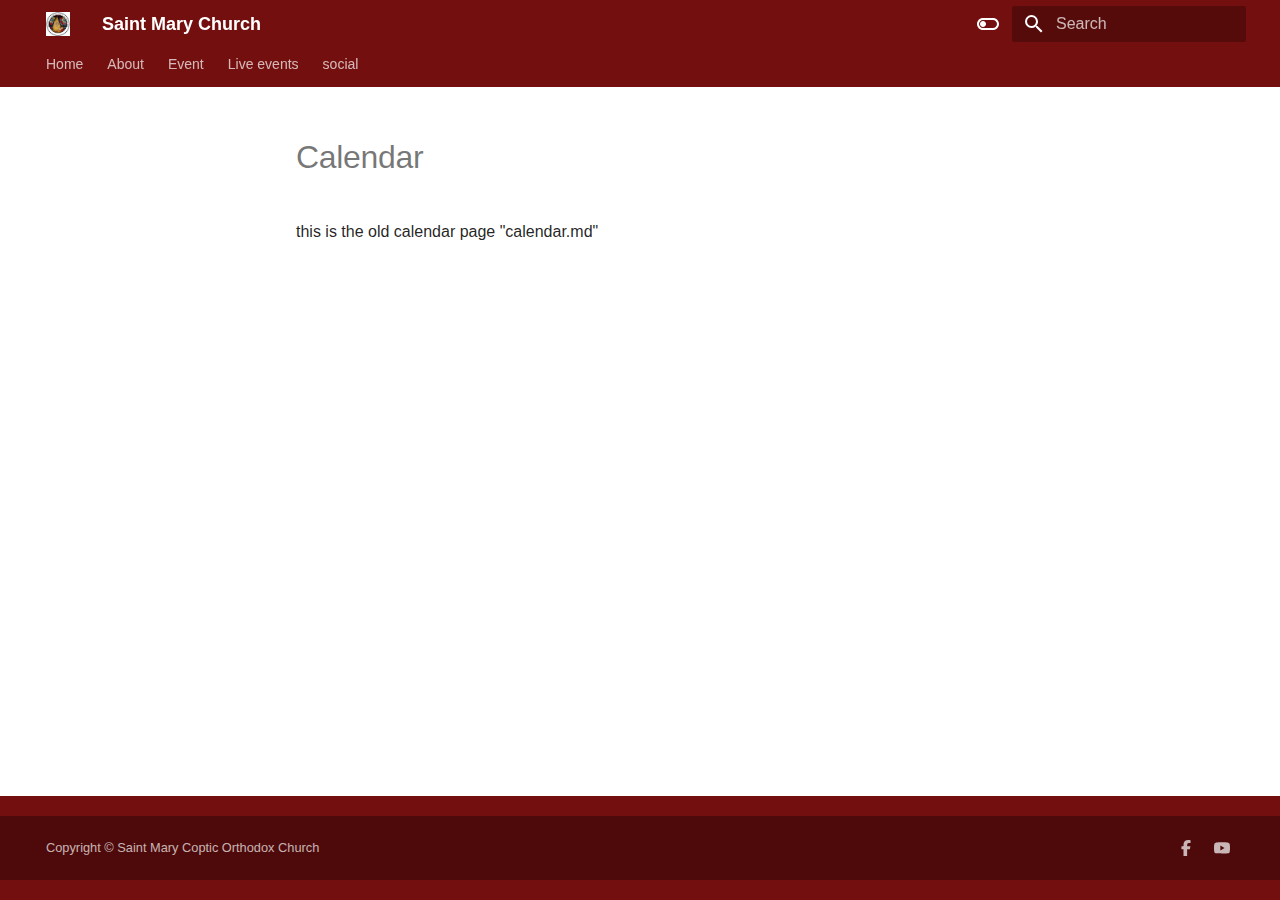
<file: calendar/index.html>
<!doctype html>
<html lang="en" class="no-js">
  <head>
    
      <meta charset="utf-8">
      <meta name="viewport" content="width=device-width,initial-scale=1">
      
      
      
      
      
      
      <link rel="icon" href="../assets/img/church_logo.jpg">
      <meta name="generator" content="mkdocs-1.6.0, mkdocs-material-9.5.25">
    
    
      
        <title>Calendar - Saint Mary Church</title>
      
    
    
      <link rel="stylesheet" href="../assets/stylesheets/main.6543a935.min.css">
      
        
        <link rel="stylesheet" href="../assets/stylesheets/palette.06af60db.min.css">
      
      


    
    
      
    
    
      
        
        
        <link rel="preconnect" href="https://fonts.gstatic.com" crossorigin>
        <link rel="stylesheet" href="https://fonts.googleapis.com/css?family=Georgea:300,300i,400,400i,700,700i%7CRoboto+Mono:400,400i,700,700i&display=fallback">
        <style>:root{--md-text-font:"Georgea";--md-code-font:"Roboto Mono"}</style>
      
    
    
      <link rel="stylesheet" href="../custom_extra.css">
    
    <script>__md_scope=new URL("..",location),__md_hash=e=>[...e].reduce((e,_)=>(e<<5)-e+_.charCodeAt(0),0),__md_get=(e,_=localStorage,t=__md_scope)=>JSON.parse(_.getItem(t.pathname+"."+e)),__md_set=(e,_,t=localStorage,a=__md_scope)=>{try{t.setItem(a.pathname+"."+e,JSON.stringify(_))}catch(e){}}</script>
    
      

    
    
    
  </head>
  
  
    
    
      
    
    
    
    
    <body dir="ltr" data-md-color-scheme="default" data-md-color-primary="red" data-md-color-accent="blue">
  
    
    <input class="md-toggle" data-md-toggle="drawer" type="checkbox" id="__drawer" autocomplete="off">
    <input class="md-toggle" data-md-toggle="search" type="checkbox" id="__search" autocomplete="off">
    <label class="md-overlay" for="__drawer"></label>
    <div data-md-component="skip">
      
    </div>
    <div data-md-component="announce">
      
    </div>
    
    
      

<header class="md-header" data-md-component="header">
  <nav class="md-header__inner md-grid" aria-label="Header">
    <a href=".." title="Saint Mary Church" class="md-header__button md-logo" aria-label="Saint Mary Church" data-md-component="logo">
      
  <img src="../assets/img/church_logo.jpg" alt="logo">

    </a>
    <label class="md-header__button md-icon" for="__drawer">
      
      <svg xmlns="http://www.w3.org/2000/svg" viewBox="0 0 24 24"><path d="M3 6h18v2H3V6m0 5h18v2H3v-2m0 5h18v2H3v-2Z"/></svg>
    </label>
    <div class="md-header__title" data-md-component="header-title">
      <div class="md-header__ellipsis">
        <div class="md-header__topic">
          <span class="md-ellipsis">
            Saint Mary Church
          </span>
        </div>
        <div class="md-header__topic" data-md-component="header-topic">
          <span class="md-ellipsis">
            
              Calendar
            
          </span>
        </div>
      </div>
    </div>
    
      
        <form class="md-header__option" data-md-component="palette">
  
    
    
    
    <input class="md-option" data-md-color-media="" data-md-color-scheme="default" data-md-color-primary="red" data-md-color-accent="blue"  aria-label="Switch to dark mode"  type="radio" name="__palette" id="__palette_0">
    
      <label class="md-header__button md-icon" title="Switch to dark mode" for="__palette_1" hidden>
        <svg xmlns="http://www.w3.org/2000/svg" viewBox="0 0 24 24"><path d="M17 6H7c-3.31 0-6 2.69-6 6s2.69 6 6 6h10c3.31 0 6-2.69 6-6s-2.69-6-6-6zm0 10H7c-2.21 0-4-1.79-4-4s1.79-4 4-4h10c2.21 0 4 1.79 4 4s-1.79 4-4 4zM7 9c-1.66 0-3 1.34-3 3s1.34 3 3 3 3-1.34 3-3-1.34-3-3-3z"/></svg>
      </label>
    
  
    
    
    
    <input class="md-option" data-md-color-media="" data-md-color-scheme="slate" data-md-color-primary="red" data-md-color-accent="lime"  aria-label="Switch to light mode"  type="radio" name="__palette" id="__palette_1">
    
      <label class="md-header__button md-icon" title="Switch to light mode" for="__palette_0" hidden>
        <svg xmlns="http://www.w3.org/2000/svg" viewBox="0 0 24 24"><path d="M17 7H7a5 5 0 0 0-5 5 5 5 0 0 0 5 5h10a5 5 0 0 0 5-5 5 5 0 0 0-5-5m0 8a3 3 0 0 1-3-3 3 3 0 0 1 3-3 3 3 0 0 1 3 3 3 3 0 0 1-3 3Z"/></svg>
      </label>
    
  
</form>
      
    
    
      <script>var media,input,key,value,palette=__md_get("__palette");if(palette&&palette.color){"(prefers-color-scheme)"===palette.color.media&&(media=matchMedia("(prefers-color-scheme: light)"),input=document.querySelector(media.matches?"[data-md-color-media='(prefers-color-scheme: light)']":"[data-md-color-media='(prefers-color-scheme: dark)']"),palette.color.media=input.getAttribute("data-md-color-media"),palette.color.scheme=input.getAttribute("data-md-color-scheme"),palette.color.primary=input.getAttribute("data-md-color-primary"),palette.color.accent=input.getAttribute("data-md-color-accent"));for([key,value]of Object.entries(palette.color))document.body.setAttribute("data-md-color-"+key,value)}</script>
    
    
    
      <label class="md-header__button md-icon" for="__search">
        
        <svg xmlns="http://www.w3.org/2000/svg" viewBox="0 0 24 24"><path d="M9.5 3A6.5 6.5 0 0 1 16 9.5c0 1.61-.59 3.09-1.56 4.23l.27.27h.79l5 5-1.5 1.5-5-5v-.79l-.27-.27A6.516 6.516 0 0 1 9.5 16 6.5 6.5 0 0 1 3 9.5 6.5 6.5 0 0 1 9.5 3m0 2C7 5 5 7 5 9.5S7 14 9.5 14 14 12 14 9.5 12 5 9.5 5Z"/></svg>
      </label>
      <div class="md-search" data-md-component="search" role="dialog">
  <label class="md-search__overlay" for="__search"></label>
  <div class="md-search__inner" role="search">
    <form class="md-search__form" name="search">
      <input type="text" class="md-search__input" name="query" aria-label="Search" placeholder="Search" autocapitalize="off" autocorrect="off" autocomplete="off" spellcheck="false" data-md-component="search-query" required>
      <label class="md-search__icon md-icon" for="__search">
        
        <svg xmlns="http://www.w3.org/2000/svg" viewBox="0 0 24 24"><path d="M9.5 3A6.5 6.5 0 0 1 16 9.5c0 1.61-.59 3.09-1.56 4.23l.27.27h.79l5 5-1.5 1.5-5-5v-.79l-.27-.27A6.516 6.516 0 0 1 9.5 16 6.5 6.5 0 0 1 3 9.5 6.5 6.5 0 0 1 9.5 3m0 2C7 5 5 7 5 9.5S7 14 9.5 14 14 12 14 9.5 12 5 9.5 5Z"/></svg>
        
        <svg xmlns="http://www.w3.org/2000/svg" viewBox="0 0 24 24"><path d="M20 11v2H8l5.5 5.5-1.42 1.42L4.16 12l7.92-7.92L13.5 5.5 8 11h12Z"/></svg>
      </label>
      <nav class="md-search__options" aria-label="Search">
        
          <a href="javascript:void(0)" class="md-search__icon md-icon" title="Share" aria-label="Share" data-clipboard data-clipboard-text="" data-md-component="search-share" tabindex="-1">
            
            <svg xmlns="http://www.w3.org/2000/svg" viewBox="0 0 24 24"><path d="M18 16.08c-.76 0-1.44.3-1.96.77L8.91 12.7c.05-.23.09-.46.09-.7 0-.24-.04-.47-.09-.7l7.05-4.11c.54.5 1.25.81 2.04.81a3 3 0 0 0 3-3 3 3 0 0 0-3-3 3 3 0 0 0-3 3c0 .24.04.47.09.7L8.04 9.81C7.5 9.31 6.79 9 6 9a3 3 0 0 0-3 3 3 3 0 0 0 3 3c.79 0 1.5-.31 2.04-.81l7.12 4.15c-.05.21-.08.43-.08.66 0 1.61 1.31 2.91 2.92 2.91 1.61 0 2.92-1.3 2.92-2.91A2.92 2.92 0 0 0 18 16.08Z"/></svg>
          </a>
        
        <button type="reset" class="md-search__icon md-icon" title="Clear" aria-label="Clear" tabindex="-1">
          
          <svg xmlns="http://www.w3.org/2000/svg" viewBox="0 0 24 24"><path d="M19 6.41 17.59 5 12 10.59 6.41 5 5 6.41 10.59 12 5 17.59 6.41 19 12 13.41 17.59 19 19 17.59 13.41 12 19 6.41Z"/></svg>
        </button>
      </nav>
      
        <div class="md-search__suggest" data-md-component="search-suggest"></div>
      
    </form>
    <div class="md-search__output">
      <div class="md-search__scrollwrap" data-md-scrollfix>
        <div class="md-search-result" data-md-component="search-result">
          <div class="md-search-result__meta">
            Initializing search
          </div>
          <ol class="md-search-result__list" role="presentation"></ol>
        </div>
      </div>
    </div>
  </div>
</div>
    
    
  </nav>
  
</header>
    
    <div class="md-container" data-md-component="container">
      
      
        
          
            
<nav class="md-tabs" aria-label="Tabs" data-md-component="tabs">
  <div class="md-grid">
    <ul class="md-tabs__list">
      
        
  
  
  
    <li class="md-tabs__item">
      <a href=".." class="md-tabs__link">
        
  
    
  
  Home

      </a>
    </li>
  

      
        
  
  
  
    
    
      <li class="md-tabs__item">
        <a href="../about/" class="md-tabs__link">
          
  
  About

        </a>
      </li>
    
  

      
        
  
  
  
    <li class="md-tabs__item">
      <a href="../event/" class="md-tabs__link">
        
  
    
  
  Event

      </a>
    </li>
  

      
        
  
  
  
    <li class="md-tabs__item">
      <a href="../LiveEvents/" class="md-tabs__link">
        
  
    
  
  Live events

      </a>
    </li>
  

      
        
  
  
  
    <li class="md-tabs__item">
      <a href="../socialLinks/" class="md-tabs__link">
        
  
    
  
  social

      </a>
    </li>
  

      
    </ul>
  </div>
</nav>
          
        
      
      <main class="md-main" data-md-component="main">
        <div class="md-main__inner md-grid">
          
            
              
              <div class="md-sidebar md-sidebar--primary" data-md-component="sidebar" data-md-type="navigation" >
                <div class="md-sidebar__scrollwrap">
                  <div class="md-sidebar__inner">
                    


  


<nav class="md-nav md-nav--primary md-nav--lifted" aria-label="Navigation" data-md-level="0">
  <label class="md-nav__title" for="__drawer">
    <a href=".." title="Saint Mary Church" class="md-nav__button md-logo" aria-label="Saint Mary Church" data-md-component="logo">
      
  <img src="../assets/img/church_logo.jpg" alt="logo">

    </a>
    Saint Mary Church
  </label>
  
  <ul class="md-nav__list" data-md-scrollfix>
    
      
      
  
  
  
  
    <li class="md-nav__item">
      <a href=".." class="md-nav__link">
        
  
  <span class="md-ellipsis">
    Home
  </span>
  

      </a>
    </li>
  

    
      
      
  
  
  
  
    
    
    
      
      
        
      
    
    
    <li class="md-nav__item md-nav__item--nested">
      
        
        
        <input class="md-nav__toggle md-toggle " type="checkbox" id="__nav_2" >
        
          
          <label class="md-nav__link" for="__nav_2" id="__nav_2_label" tabindex="0">
            
  
  <span class="md-ellipsis">
    About
  </span>
  

            <span class="md-nav__icon md-icon"></span>
          </label>
        
        <nav class="md-nav" data-md-level="1" aria-labelledby="__nav_2_label" aria-expanded="false">
          <label class="md-nav__title" for="__nav_2">
            <span class="md-nav__icon md-icon"></span>
            About
          </label>
          <ul class="md-nav__list" data-md-scrollfix>
            
              
                
  
  
  
  
    <li class="md-nav__item">
      <a href="../about/" class="md-nav__link">
        
  
  <span class="md-ellipsis">
    About File
  </span>
  

      </a>
    </li>
  

              
            
              
                
  
  
  
  
    <li class="md-nav__item">
      <a href="https://www.facebook.com/p/Saint-Mary-Coptic-Orthodox-Church-Des-Moines-Iowa-100064497108140/" class="md-nav__link">
        
  
  <span class="md-ellipsis">
    Facebook Page
  </span>
  

      </a>
    </li>
  

              
            
          </ul>
        </nav>
      
    </li>
  

    
      
      
  
  
  
  
    <li class="md-nav__item">
      <a href="../event/" class="md-nav__link">
        
  
  <span class="md-ellipsis">
    Event
  </span>
  

      </a>
    </li>
  

    
      
      
  
  
  
  
    <li class="md-nav__item">
      <a href="../LiveEvents/" class="md-nav__link">
        
  
  <span class="md-ellipsis">
    Live events
  </span>
  

      </a>
    </li>
  

    
      
      
  
  
  
  
    <li class="md-nav__item">
      <a href="../socialLinks/" class="md-nav__link">
        
  
  <span class="md-ellipsis">
    social
  </span>
  

      </a>
    </li>
  

    
  </ul>
</nav>
                  </div>
                </div>
              </div>
            
            
              
              <div class="md-sidebar md-sidebar--secondary" data-md-component="sidebar" data-md-type="toc" >
                <div class="md-sidebar__scrollwrap">
                  <div class="md-sidebar__inner">
                    

<nav class="md-nav md-nav--secondary" aria-label="Table of contents">
  
  
  
  
</nav>
                  </div>
                </div>
              </div>
            
          
          
            <div class="md-content" data-md-component="content">
              <article class="md-content__inner md-typeset">
                
                  


  <h1>Calendar</h1>

<p>this is the old calendar page "calendar.md"</p>












                
              </article>
            </div>
          
          
<script>var target=document.getElementById(location.hash.slice(1));target&&target.name&&(target.checked=target.name.startsWith("__tabbed_"))</script>
        </div>
        
          <button type="button" class="md-top md-icon" data-md-component="top" hidden>
  
  <svg xmlns="http://www.w3.org/2000/svg" viewBox="0 0 24 24"><path d="M13 20h-2V8l-5.5 5.5-1.42-1.42L12 4.16l7.92 7.92-1.42 1.42L13 8v12Z"/></svg>
  Back to top
</button>
        
      </main>
      
        <footer class="md-footer">
  
  <div class="md-footer-meta md-typeset">
    <div class="md-footer-meta__inner md-grid">
      <div class="md-copyright">
  
    <div class="md-copyright__highlight">
      Copyright &copy; Saint Mary Coptic Orthodox Church
    </div>
  
  
</div>
      
        <div class="md-social">
  
    
    
    
    
    <a href="https://www.facebook.com/profile.php?id=100064497108140" target="_blank" rel="noopener" title="Saint Mary church Facebook page" class="md-social__link">
      <svg xmlns="http://www.w3.org/2000/svg" viewBox="0 0 320 512"><!--! Font Awesome Free 6.5.2 by @fontawesome - https://fontawesome.com License - https://fontawesome.com/license/free (Icons: CC BY 4.0, Fonts: SIL OFL 1.1, Code: MIT License) Copyright 2024 Fonticons, Inc.--><path d="M80 299.3V512h116V299.3h86.5l18-97.8H196v-34.6c0-51.7 20.3-71.5 72.7-71.5 16.3 0 29.4.4 37 1.2V7.9C291.4 4 256.4 0 236.2 0 129.3 0 80 50.5 80 159.4v42.1H14v97.8h66z"/></svg>
    </a>
  
    
    
    
    
    <a href="https://www.youtube.com/@stmarycopticorthodoxdesmoi7900" target="_blank" rel="noopener" title="Saint Mary church Youtube Channel" class="md-social__link">
      <svg xmlns="http://www.w3.org/2000/svg" viewBox="0 0 24 24"><path d="M23.498 6.186a3.016 3.016 0 0 0-2.122-2.136C19.505 3.545 12 3.545 12 3.545s-7.505 0-9.377.505A3.017 3.017 0 0 0 .502 6.186C0 8.07 0 12 0 12s0 3.93.502 5.814a3.016 3.016 0 0 0 2.122 2.136c1.871.505 9.376.505 9.376.505s7.505 0 9.377-.505a3.015 3.015 0 0 0 2.122-2.136C24 15.93 24 12 24 12s0-3.93-.502-5.814zM9.545 15.568V8.432L15.818 12l-6.273 3.568z"/></svg>
    </a>
  
</div>
      
    </div>
  </div>
</footer>
      
    </div>
    <div class="md-dialog" data-md-component="dialog">
      <div class="md-dialog__inner md-typeset"></div>
    </div>
    
    
    <script id="__config" type="application/json">{"base": "..", "features": ["navigation.sections", "navigation.tabs", "navigation.top", "navigation.tracking", "search.highlight", "search.share", "search.suggest", "navigation.instant", "content.shortcuts", "content.update"], "search": "../assets/javascripts/workers/search.b8dbb3d2.min.js", "translations": {"clipboard.copied": "Copied to clipboard", "clipboard.copy": "Copy to clipboard", "search.result.more.one": "1 more on this page", "search.result.more.other": "# more on this page", "search.result.none": "No matching documents", "search.result.one": "1 matching document", "search.result.other": "# matching documents", "search.result.placeholder": "Type to start searching", "search.result.term.missing": "Missing", "select.version": "Select version"}}</script>
    
    
      <script src="../assets/javascripts/bundle.081f42fc.min.js"></script>
      
    
  </body>
</html>
</file>
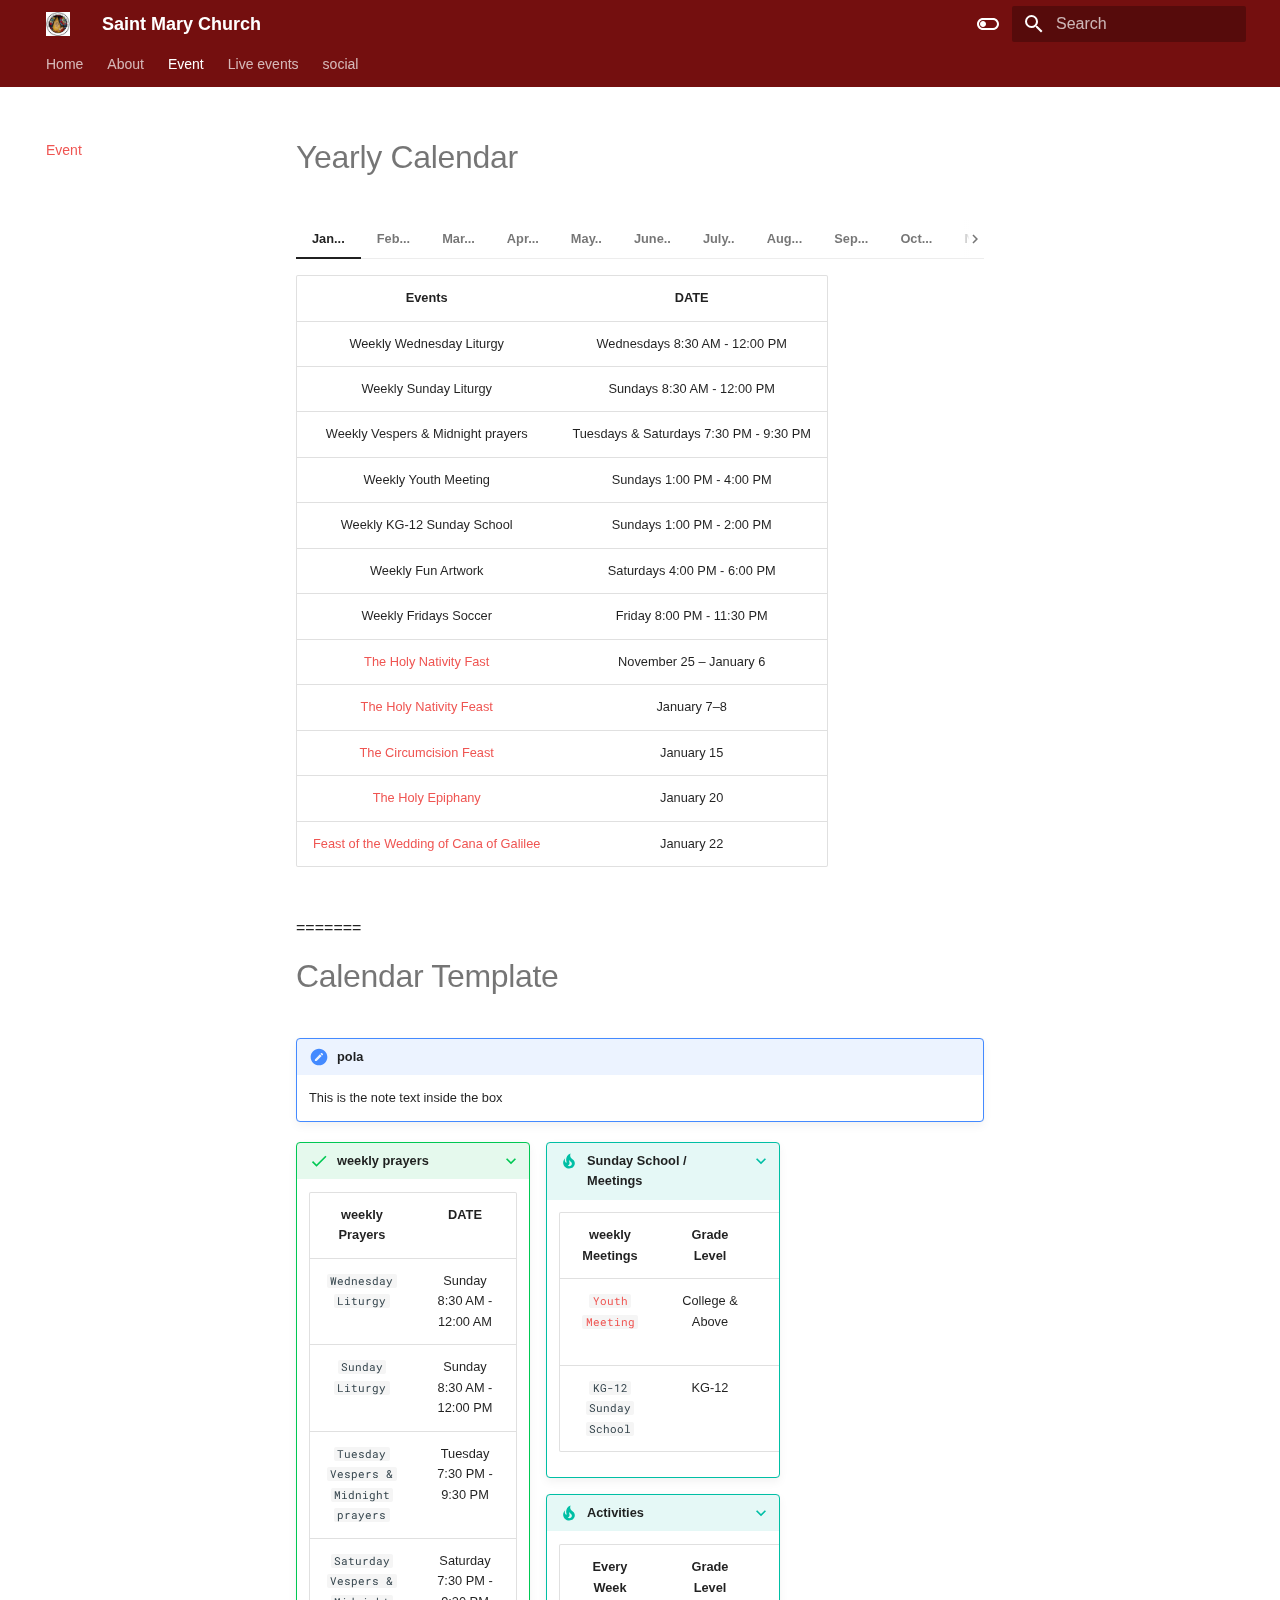
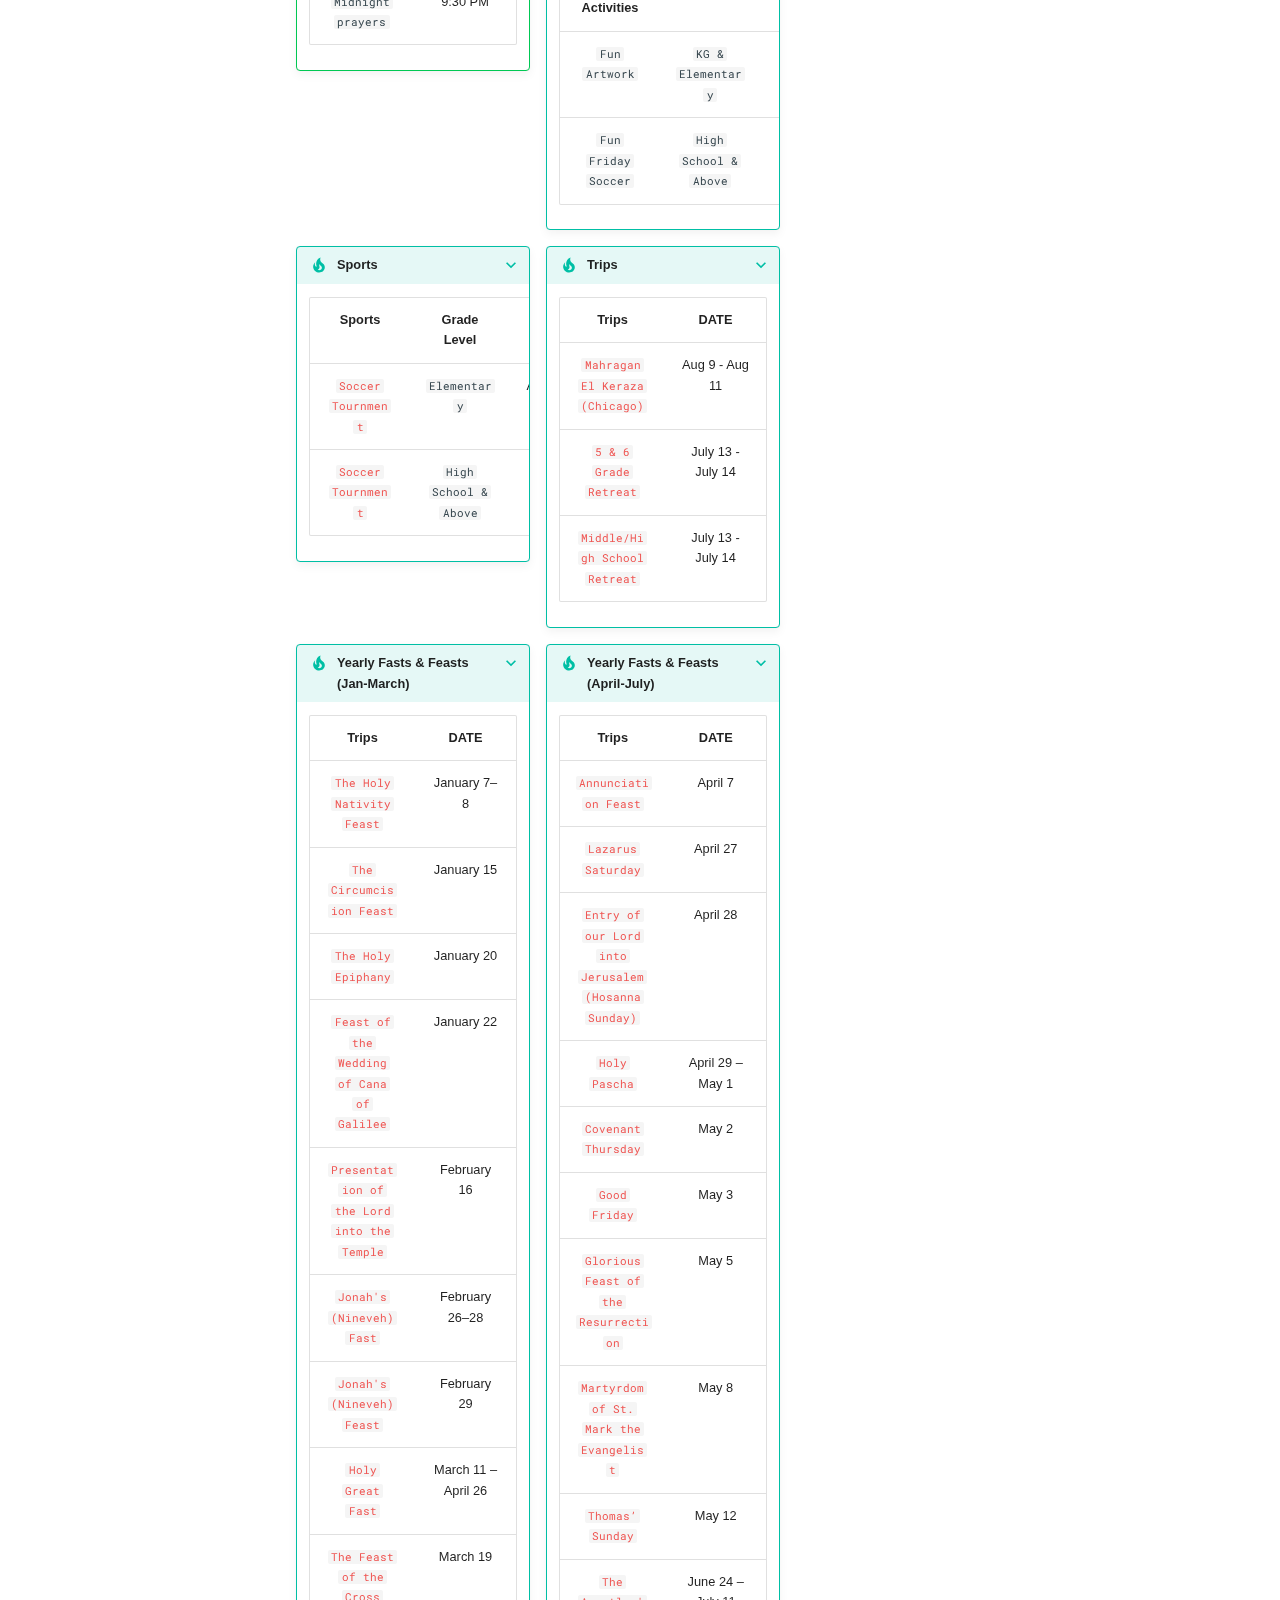
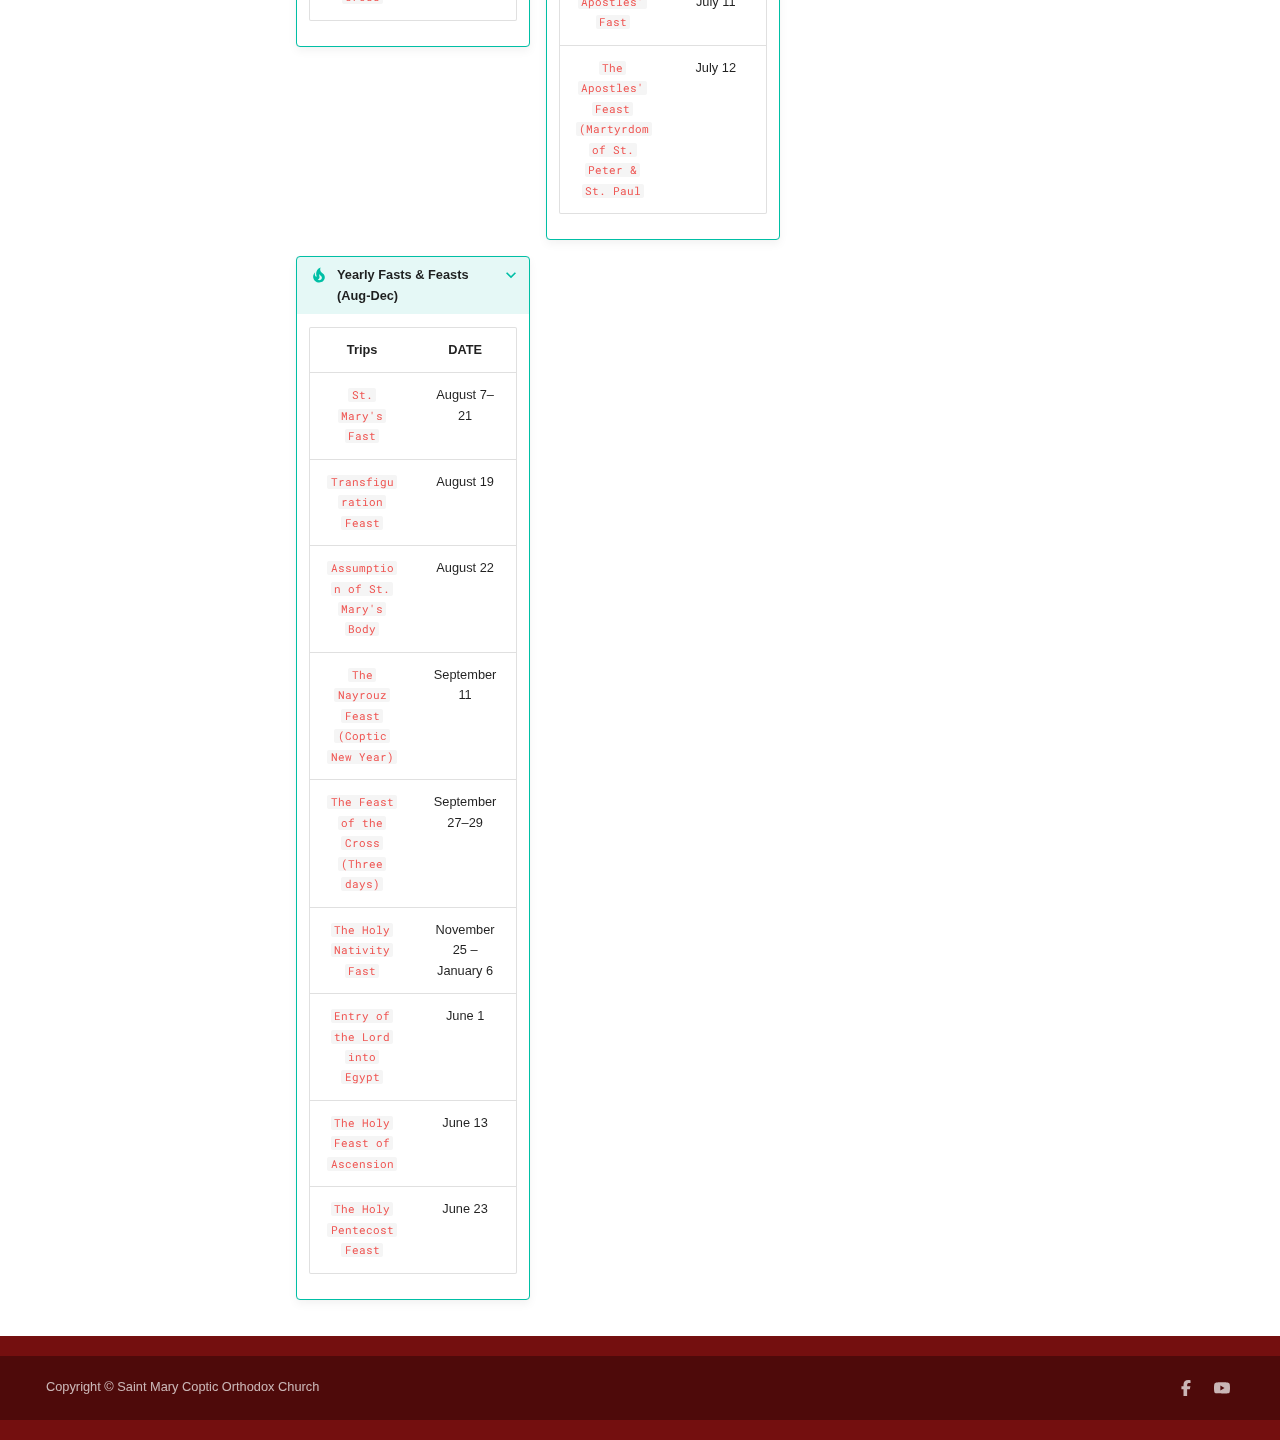
<file: event/index.html>
<!doctype html>
<html lang="en" class="no-js">
  <head>
    
      <meta charset="utf-8">
      <meta name="viewport" content="width=device-width,initial-scale=1">
      
      
      
      
        <link rel="prev" href="../about/">
      
      
        <link rel="next" href="../LiveEvents/">
      
      
      <link rel="icon" href="../assets/img/church_logo.jpg">
      <meta name="generator" content="mkdocs-1.6.0, mkdocs-material-9.5.25">
    
    
      
        <title>Event - Saint Mary Church</title>
      
    
    
      <link rel="stylesheet" href="../assets/stylesheets/main.6543a935.min.css">
      
        
        <link rel="stylesheet" href="../assets/stylesheets/palette.06af60db.min.css">
      
      


    
    
      
    
    
      
        
        
        <link rel="preconnect" href="https://fonts.gstatic.com" crossorigin>
        <link rel="stylesheet" href="https://fonts.googleapis.com/css?family=Georgea:300,300i,400,400i,700,700i%7CRoboto+Mono:400,400i,700,700i&display=fallback">
        <style>:root{--md-text-font:"Georgea";--md-code-font:"Roboto Mono"}</style>
      
    
    
      <link rel="stylesheet" href="../custom_extra.css">
    
    <script>__md_scope=new URL("..",location),__md_hash=e=>[...e].reduce((e,_)=>(e<<5)-e+_.charCodeAt(0),0),__md_get=(e,_=localStorage,t=__md_scope)=>JSON.parse(_.getItem(t.pathname+"."+e)),__md_set=(e,_,t=localStorage,a=__md_scope)=>{try{t.setItem(a.pathname+"."+e,JSON.stringify(_))}catch(e){}}</script>
    
      

    
    
    
  </head>
  
  
    
    
      
    
    
    
    
    <body dir="ltr" data-md-color-scheme="default" data-md-color-primary="red" data-md-color-accent="blue">
  
    
    <input class="md-toggle" data-md-toggle="drawer" type="checkbox" id="__drawer" autocomplete="off">
    <input class="md-toggle" data-md-toggle="search" type="checkbox" id="__search" autocomplete="off">
    <label class="md-overlay" for="__drawer"></label>
    <div data-md-component="skip">
      
        
        <a href="#yearly-calendar" class="md-skip">
          Skip to content
        </a>
      
    </div>
    <div data-md-component="announce">
      
    </div>
    
    
      

<header class="md-header" data-md-component="header">
  <nav class="md-header__inner md-grid" aria-label="Header">
    <a href=".." title="Saint Mary Church" class="md-header__button md-logo" aria-label="Saint Mary Church" data-md-component="logo">
      
  <img src="../assets/img/church_logo.jpg" alt="logo">

    </a>
    <label class="md-header__button md-icon" for="__drawer">
      
      <svg xmlns="http://www.w3.org/2000/svg" viewBox="0 0 24 24"><path d="M3 6h18v2H3V6m0 5h18v2H3v-2m0 5h18v2H3v-2Z"/></svg>
    </label>
    <div class="md-header__title" data-md-component="header-title">
      <div class="md-header__ellipsis">
        <div class="md-header__topic">
          <span class="md-ellipsis">
            Saint Mary Church
          </span>
        </div>
        <div class="md-header__topic" data-md-component="header-topic">
          <span class="md-ellipsis">
            
              Event
            
          </span>
        </div>
      </div>
    </div>
    
      
        <form class="md-header__option" data-md-component="palette">
  
    
    
    
    <input class="md-option" data-md-color-media="" data-md-color-scheme="default" data-md-color-primary="red" data-md-color-accent="blue"  aria-label="Switch to dark mode"  type="radio" name="__palette" id="__palette_0">
    
      <label class="md-header__button md-icon" title="Switch to dark mode" for="__palette_1" hidden>
        <svg xmlns="http://www.w3.org/2000/svg" viewBox="0 0 24 24"><path d="M17 6H7c-3.31 0-6 2.69-6 6s2.69 6 6 6h10c3.31 0 6-2.69 6-6s-2.69-6-6-6zm0 10H7c-2.21 0-4-1.79-4-4s1.79-4 4-4h10c2.21 0 4 1.79 4 4s-1.79 4-4 4zM7 9c-1.66 0-3 1.34-3 3s1.34 3 3 3 3-1.34 3-3-1.34-3-3-3z"/></svg>
      </label>
    
  
    
    
    
    <input class="md-option" data-md-color-media="" data-md-color-scheme="slate" data-md-color-primary="red" data-md-color-accent="lime"  aria-label="Switch to light mode"  type="radio" name="__palette" id="__palette_1">
    
      <label class="md-header__button md-icon" title="Switch to light mode" for="__palette_0" hidden>
        <svg xmlns="http://www.w3.org/2000/svg" viewBox="0 0 24 24"><path d="M17 7H7a5 5 0 0 0-5 5 5 5 0 0 0 5 5h10a5 5 0 0 0 5-5 5 5 0 0 0-5-5m0 8a3 3 0 0 1-3-3 3 3 0 0 1 3-3 3 3 0 0 1 3 3 3 3 0 0 1-3 3Z"/></svg>
      </label>
    
  
</form>
      
    
    
      <script>var media,input,key,value,palette=__md_get("__palette");if(palette&&palette.color){"(prefers-color-scheme)"===palette.color.media&&(media=matchMedia("(prefers-color-scheme: light)"),input=document.querySelector(media.matches?"[data-md-color-media='(prefers-color-scheme: light)']":"[data-md-color-media='(prefers-color-scheme: dark)']"),palette.color.media=input.getAttribute("data-md-color-media"),palette.color.scheme=input.getAttribute("data-md-color-scheme"),palette.color.primary=input.getAttribute("data-md-color-primary"),palette.color.accent=input.getAttribute("data-md-color-accent"));for([key,value]of Object.entries(palette.color))document.body.setAttribute("data-md-color-"+key,value)}</script>
    
    
    
      <label class="md-header__button md-icon" for="__search">
        
        <svg xmlns="http://www.w3.org/2000/svg" viewBox="0 0 24 24"><path d="M9.5 3A6.5 6.5 0 0 1 16 9.5c0 1.61-.59 3.09-1.56 4.23l.27.27h.79l5 5-1.5 1.5-5-5v-.79l-.27-.27A6.516 6.516 0 0 1 9.5 16 6.5 6.5 0 0 1 3 9.5 6.5 6.5 0 0 1 9.5 3m0 2C7 5 5 7 5 9.5S7 14 9.5 14 14 12 14 9.5 12 5 9.5 5Z"/></svg>
      </label>
      <div class="md-search" data-md-component="search" role="dialog">
  <label class="md-search__overlay" for="__search"></label>
  <div class="md-search__inner" role="search">
    <form class="md-search__form" name="search">
      <input type="text" class="md-search__input" name="query" aria-label="Search" placeholder="Search" autocapitalize="off" autocorrect="off" autocomplete="off" spellcheck="false" data-md-component="search-query" required>
      <label class="md-search__icon md-icon" for="__search">
        
        <svg xmlns="http://www.w3.org/2000/svg" viewBox="0 0 24 24"><path d="M9.5 3A6.5 6.5 0 0 1 16 9.5c0 1.61-.59 3.09-1.56 4.23l.27.27h.79l5 5-1.5 1.5-5-5v-.79l-.27-.27A6.516 6.516 0 0 1 9.5 16 6.5 6.5 0 0 1 3 9.5 6.5 6.5 0 0 1 9.5 3m0 2C7 5 5 7 5 9.5S7 14 9.5 14 14 12 14 9.5 12 5 9.5 5Z"/></svg>
        
        <svg xmlns="http://www.w3.org/2000/svg" viewBox="0 0 24 24"><path d="M20 11v2H8l5.5 5.5-1.42 1.42L4.16 12l7.92-7.92L13.5 5.5 8 11h12Z"/></svg>
      </label>
      <nav class="md-search__options" aria-label="Search">
        
          <a href="javascript:void(0)" class="md-search__icon md-icon" title="Share" aria-label="Share" data-clipboard data-clipboard-text="" data-md-component="search-share" tabindex="-1">
            
            <svg xmlns="http://www.w3.org/2000/svg" viewBox="0 0 24 24"><path d="M18 16.08c-.76 0-1.44.3-1.96.77L8.91 12.7c.05-.23.09-.46.09-.7 0-.24-.04-.47-.09-.7l7.05-4.11c.54.5 1.25.81 2.04.81a3 3 0 0 0 3-3 3 3 0 0 0-3-3 3 3 0 0 0-3 3c0 .24.04.47.09.7L8.04 9.81C7.5 9.31 6.79 9 6 9a3 3 0 0 0-3 3 3 3 0 0 0 3 3c.79 0 1.5-.31 2.04-.81l7.12 4.15c-.05.21-.08.43-.08.66 0 1.61 1.31 2.91 2.92 2.91 1.61 0 2.92-1.3 2.92-2.91A2.92 2.92 0 0 0 18 16.08Z"/></svg>
          </a>
        
        <button type="reset" class="md-search__icon md-icon" title="Clear" aria-label="Clear" tabindex="-1">
          
          <svg xmlns="http://www.w3.org/2000/svg" viewBox="0 0 24 24"><path d="M19 6.41 17.59 5 12 10.59 6.41 5 5 6.41 10.59 12 5 17.59 6.41 19 12 13.41 17.59 19 19 17.59 13.41 12 19 6.41Z"/></svg>
        </button>
      </nav>
      
        <div class="md-search__suggest" data-md-component="search-suggest"></div>
      
    </form>
    <div class="md-search__output">
      <div class="md-search__scrollwrap" data-md-scrollfix>
        <div class="md-search-result" data-md-component="search-result">
          <div class="md-search-result__meta">
            Initializing search
          </div>
          <ol class="md-search-result__list" role="presentation"></ol>
        </div>
      </div>
    </div>
  </div>
</div>
    
    
  </nav>
  
</header>
    
    <div class="md-container" data-md-component="container">
      
      
        
          
            
<nav class="md-tabs" aria-label="Tabs" data-md-component="tabs">
  <div class="md-grid">
    <ul class="md-tabs__list">
      
        
  
  
  
    <li class="md-tabs__item">
      <a href=".." class="md-tabs__link">
        
  
    
  
  Home

      </a>
    </li>
  

      
        
  
  
  
    
    
      <li class="md-tabs__item">
        <a href="../about/" class="md-tabs__link">
          
  
  About

        </a>
      </li>
    
  

      
        
  
  
    
  
  
    <li class="md-tabs__item md-tabs__item--active">
      <a href="./" class="md-tabs__link">
        
  
    
  
  Event

      </a>
    </li>
  

      
        
  
  
  
    <li class="md-tabs__item">
      <a href="../LiveEvents/" class="md-tabs__link">
        
  
    
  
  Live events

      </a>
    </li>
  

      
        
  
  
  
    <li class="md-tabs__item">
      <a href="../socialLinks/" class="md-tabs__link">
        
  
    
  
  social

      </a>
    </li>
  

      
    </ul>
  </div>
</nav>
          
        
      
      <main class="md-main" data-md-component="main">
        <div class="md-main__inner md-grid">
          
            
              
              <div class="md-sidebar md-sidebar--primary" data-md-component="sidebar" data-md-type="navigation" >
                <div class="md-sidebar__scrollwrap">
                  <div class="md-sidebar__inner">
                    


  


<nav class="md-nav md-nav--primary md-nav--lifted" aria-label="Navigation" data-md-level="0">
  <label class="md-nav__title" for="__drawer">
    <a href=".." title="Saint Mary Church" class="md-nav__button md-logo" aria-label="Saint Mary Church" data-md-component="logo">
      
  <img src="../assets/img/church_logo.jpg" alt="logo">

    </a>
    Saint Mary Church
  </label>
  
  <ul class="md-nav__list" data-md-scrollfix>
    
      
      
  
  
  
  
    <li class="md-nav__item">
      <a href=".." class="md-nav__link">
        
  
  <span class="md-ellipsis">
    Home
  </span>
  

      </a>
    </li>
  

    
      
      
  
  
  
  
    
    
    
      
      
        
      
    
    
    <li class="md-nav__item md-nav__item--nested">
      
        
        
        <input class="md-nav__toggle md-toggle " type="checkbox" id="__nav_2" >
        
          
          <label class="md-nav__link" for="__nav_2" id="__nav_2_label" tabindex="0">
            
  
  <span class="md-ellipsis">
    About
  </span>
  

            <span class="md-nav__icon md-icon"></span>
          </label>
        
        <nav class="md-nav" data-md-level="1" aria-labelledby="__nav_2_label" aria-expanded="false">
          <label class="md-nav__title" for="__nav_2">
            <span class="md-nav__icon md-icon"></span>
            About
          </label>
          <ul class="md-nav__list" data-md-scrollfix>
            
              
                
  
  
  
  
    <li class="md-nav__item">
      <a href="../about/" class="md-nav__link">
        
  
  <span class="md-ellipsis">
    About File
  </span>
  

      </a>
    </li>
  

              
            
              
                
  
  
  
  
    <li class="md-nav__item">
      <a href="https://www.facebook.com/p/Saint-Mary-Coptic-Orthodox-Church-Des-Moines-Iowa-100064497108140/" class="md-nav__link">
        
  
  <span class="md-ellipsis">
    Facebook Page
  </span>
  

      </a>
    </li>
  

              
            
          </ul>
        </nav>
      
    </li>
  

    
      
      
  
  
    
  
  
  
    <li class="md-nav__item md-nav__item--active">
      
      <input class="md-nav__toggle md-toggle" type="checkbox" id="__toc">
      
      
        
      
      
      <a href="./" class="md-nav__link md-nav__link--active">
        
  
  <span class="md-ellipsis">
    Event
  </span>
  

      </a>
      
    </li>
  

    
      
      
  
  
  
  
    <li class="md-nav__item">
      <a href="../LiveEvents/" class="md-nav__link">
        
  
  <span class="md-ellipsis">
    Live events
  </span>
  

      </a>
    </li>
  

    
      
      
  
  
  
  
    <li class="md-nav__item">
      <a href="../socialLinks/" class="md-nav__link">
        
  
  <span class="md-ellipsis">
    social
  </span>
  

      </a>
    </li>
  

    
  </ul>
</nav>
                  </div>
                </div>
              </div>
            
            
              
              <div class="md-sidebar md-sidebar--secondary" data-md-component="sidebar" data-md-type="toc" >
                <div class="md-sidebar__scrollwrap">
                  <div class="md-sidebar__inner">
                    

<nav class="md-nav md-nav--secondary" aria-label="Table of contents">
  
  
  
    
  
  
</nav>
                  </div>
                </div>
              </div>
            
          
          
            <div class="md-content" data-md-component="content">
              <article class="md-content__inner md-typeset">
                
                  


<h1 id="yearly-calendar">Yearly Calendar<a class="headerlink" href="#yearly-calendar" title="Permanent link">&para;</a></h1>
<!-- <style>body {text-align: center}</style> -->
<!-- <p align='right'>THIS TEXT SHOULD BE RIGHT ALIGNED</p> -->
<!-- !!! pola "pola"
    This is the note text
    inside the box -->

<div class="tabbed-set tabbed-alternate" data-tabs="1:12"><input checked="checked" id="__tabbed_1_1" name="__tabbed_1" type="radio" /><input id="__tabbed_1_2" name="__tabbed_1" type="radio" /><input id="__tabbed_1_3" name="__tabbed_1" type="radio" /><input id="__tabbed_1_4" name="__tabbed_1" type="radio" /><input id="__tabbed_1_5" name="__tabbed_1" type="radio" /><input id="__tabbed_1_6" name="__tabbed_1" type="radio" /><input id="__tabbed_1_7" name="__tabbed_1" type="radio" /><input id="__tabbed_1_8" name="__tabbed_1" type="radio" /><input id="__tabbed_1_9" name="__tabbed_1" type="radio" /><input id="__tabbed_1_10" name="__tabbed_1" type="radio" /><input id="__tabbed_1_11" name="__tabbed_1" type="radio" /><input id="__tabbed_1_12" name="__tabbed_1" type="radio" /><div class="tabbed-labels"><label for="__tabbed_1_1">Jan...</label><label for="__tabbed_1_2">Feb...</label><label for="__tabbed_1_3">Mar...</label><label for="__tabbed_1_4">Apr...</label><label for="__tabbed_1_5">May..</label><label for="__tabbed_1_6">June..</label><label for="__tabbed_1_7">July..</label><label for="__tabbed_1_8">Aug...</label><label for="__tabbed_1_9">Sep...</label><label for="__tabbed_1_10">Oct...</label><label for="__tabbed_1_11">Nov...</label><label for="__tabbed_1_12">Dec...</label></div>
<div class="tabbed-content">
<div class="tabbed-block">
<table>
<thead>
<tr>
<th style="text-align: center;">Events</th>
<th style="text-align: center;">DATE</th>
</tr>
</thead>
<tbody>
<tr>
<td style="text-align: center;">Weekly Wednesday Liturgy</td>
<td style="text-align: center;">Wednesdays 8:30 AM - 12:00 PM</td>
</tr>
<tr>
<td style="text-align: center;">Weekly Sunday Liturgy</td>
<td style="text-align: center;">Sundays 8:30 AM - 12:00 PM</td>
</tr>
<tr>
<td style="text-align: center;">Weekly Vespers &amp; Midnight prayers</td>
<td style="text-align: center;">Tuesdays &amp; Saturdays 7:30 PM - 9:30 PM</td>
</tr>
<tr>
<td style="text-align: center;">Weekly Youth Meeting</td>
<td style="text-align: center;">Sundays 1:00 PM - 4:00 PM</td>
</tr>
<tr>
<td style="text-align: center;">Weekly KG-12 Sunday School</td>
<td style="text-align: center;">Sundays 1:00 PM - 2:00 PM</td>
</tr>
<tr>
<td style="text-align: center;">Weekly Fun Artwork</td>
<td style="text-align: center;">Saturdays 4:00 PM - 6:00 PM</td>
</tr>
<tr>
<td style="text-align: center;">Weekly Fridays Soccer</td>
<td style="text-align: center;">Friday 8:00 PM - 11:30 PM</td>
</tr>
<tr>
<td style="text-align: center;"><a href="https://suscopts.org/resources/literature/517/feast-of-the-holy-nativity/">The Holy Nativity Fast  </a></td>
<td style="text-align: center;">November 25 – January 6</td>
</tr>
<tr>
<td style="text-align: center;"><a href="https://suscopts.org/resources/literature/517/feast-of-the-holy-nativity/">The Holy Nativity Feast </a></td>
<td style="text-align: center;">January 7–8</td>
</tr>
<tr>
<td style="text-align: center;"><a href="https://st-takla.org/books/en/church/synaxarium/05-topah/06-toba-circumcision.html">The Circumcision Feast  </a></td>
<td style="text-align: center;">January 15</td>
</tr>
<tr>
<td style="text-align: center;"><a href="https://www.suscopts.org/mightyangels/vol2_no1/epiphany.pdf">The Holy Epiphany  </a></td>
<td style="text-align: center;">January 20</td>
</tr>
<tr>
<td style="text-align: center;"><a href="https://www.suscopts.org/mightyarrows/vol2_no2/weddingfeast.pdf">Feast of the Wedding of Cana of Galilee </a></td>
<td style="text-align: center;">January 22</td>
</tr>
</tbody>
</table>
</div>
<div class="tabbed-block">
<table>
<thead>
<tr>
<th style="text-align: center;">Events</th>
<th style="text-align: center;">DATE</th>
</tr>
</thead>
<tbody>
<tr>
<td style="text-align: center;">Weekly Wednesday Liturgy</td>
<td style="text-align: center;">Wednesdays 8:30 AM - 12:00 PM</td>
</tr>
<tr>
<td style="text-align: center;">Weekly Sunday Liturgy</td>
<td style="text-align: center;">Sundays 8:30 AM - 12:00 PM</td>
</tr>
<tr>
<td style="text-align: center;">Weekly Vespers &amp; Midnight prayers</td>
<td style="text-align: center;">Tuesdays &amp; Saturdays 7:30 PM - 9:30 PM</td>
</tr>
<tr>
<td style="text-align: center;">Weekly Youth Meeting</td>
<td style="text-align: center;">Sundays 1:00 PM - 4:00 PM</td>
</tr>
<tr>
<td style="text-align: center;">Weekly KG-12 Sunday School</td>
<td style="text-align: center;">Sundays 1:00 PM - 2:00 PM</td>
</tr>
<tr>
<td style="text-align: center;">Weekly Fun Artwork</td>
<td style="text-align: center;">Saturdays 4:00 PM - 6:00 PM</td>
</tr>
<tr>
<td style="text-align: center;">Weekly Fridays Soccer</td>
<td style="text-align: center;">Friday 8:00 PM - 11:30 PM</td>
</tr>
<tr>
<td style="text-align: center;"><a href="https://st-takla.org/books/en/church/synaxarium/06-amsheer/08-amshir-temple.html">Presentation of the Lord into the Temple</a></td>
<td style="text-align: center;">February 16</td>
</tr>
<tr>
<td style="text-align: center;"><a href="https://st-takla.org/Feastes-&amp;-Special-Events/Jonah-s-Fasting__Nineveh-s-Fast/Soom-Yonan__EN-02-Jonah-The-Lord-his-God.html">Jonah's (Nineveh) Fast  </a></td>
<td style="text-align: center;">February 26–28</td>
</tr>
<tr>
<td style="text-align: center;"><a href="https://st-takla.org/Feastes-&amp;-Special-Events/Jonah-s-Fasting__Nineveh-s-Fast/Soom-Yonan__EN-08-Jonah-Whale-Great-City-of-Nineveh.html">Jonah's (Nineveh) Feast </a></td>
<td style="text-align: center;">February 29</td>
</tr>
</tbody>
</table>
</div>
<div class="tabbed-block">
<table>
<thead>
<tr>
<th style="text-align: center;">Events</th>
<th style="text-align: center;">DATE</th>
</tr>
</thead>
<tbody>
<tr>
<td style="text-align: center;">Weekly Wednesday Liturgy</td>
<td style="text-align: center;">Wednesdays 8:30 AM - 12:00 PM</td>
</tr>
<tr>
<td style="text-align: center;">Weekly Sunday Liturgy</td>
<td style="text-align: center;">Sundays 8:30 AM - 12:00 PM</td>
</tr>
<tr>
<td style="text-align: center;">Weekly Vespers &amp; Midnight prayers</td>
<td style="text-align: center;">Tuesdays &amp; Saturdays 7:30 PM - 9:30 PM</td>
</tr>
<tr>
<td style="text-align: center;">Weekly Youth Meeting</td>
<td style="text-align: center;">Sundays 1:00 PM - 4:00 PM</td>
</tr>
<tr>
<td style="text-align: center;">Weekly KG-12 Sunday School</td>
<td style="text-align: center;">Sundays 1:00 PM - 2:00 PM</td>
</tr>
<tr>
<td style="text-align: center;">Weekly Fun Artwork</td>
<td style="text-align: center;">Saturdays 4:00 PM - 6:00 PM</td>
</tr>
<tr>
<td style="text-align: center;">Weekly Fridays Soccer</td>
<td style="text-align: center;">Friday 8:00 PM - 11:30 PM</td>
</tr>
<tr>
<td style="text-align: center;"><a href="https://suscopts.org/resources/literature/141/the-holy-great-fast-and-spiritual-discipline/">Holy Great Fast  </a></td>
<td style="text-align: center;">March 11 – April 26</td>
</tr>
<tr>
<td style="text-align: center;"><a href="https://suscopts.org/resources/literature/1277/you-have-laid-your-body-like-the-ground-the-cross-/">The Feast of the Cross  </a></td>
<td style="text-align: center;">March 19</td>
</tr>
</tbody>
</table>
</div>
<div class="tabbed-block">
<table>
<thead>
<tr>
<th style="text-align: center;">Events</th>
<th style="text-align: center;">DATE</th>
</tr>
</thead>
<tbody>
<tr>
<td style="text-align: center;">Weekly Wednesday Liturgy</td>
<td style="text-align: center;">Wednesdays 8:30 AM - 12:00 PM</td>
</tr>
<tr>
<td style="text-align: center;">Weekly Sunday Liturgy</td>
<td style="text-align: center;">Sundays 8:30 AM - 12:00 PM</td>
</tr>
<tr>
<td style="text-align: center;">Weekly Vespers &amp; Midnight prayers</td>
<td style="text-align: center;">Tuesdays &amp; Saturdays 7:30 PM - 9:30 PM</td>
</tr>
<tr>
<td style="text-align: center;">Weekly Youth Meeting</td>
<td style="text-align: center;">Sundays 1:00 PM - 4:00 PM</td>
</tr>
<tr>
<td style="text-align: center;">Weekly KG-12 Sunday School</td>
<td style="text-align: center;">Sundays 1:00 PM - 2:00 PM</td>
</tr>
<tr>
<td style="text-align: center;">Weekly Fun Artwork</td>
<td style="text-align: center;">Saturdays 4:00 PM - 6:00 PM</td>
</tr>
<tr>
<td style="text-align: center;">Weekly Fridays Soccer</td>
<td style="text-align: center;">Friday 8:00 PM - 11:30 PM</td>
</tr>
<tr>
<td style="text-align: center;"><a href="https://st-takla.org/books/en/church/synaxarium/07-baramhat/29-paramhat-annunciation.html">Annunciation Feast </a></td>
<td style="text-align: center;">April 7</td>
</tr>
<tr>
<td style="text-align: center;"><a href="https://www.suscopts.org/mightyarrows/vol2_no3/lazarus.pdf">Lazarus Saturday  </a></td>
<td style="text-align: center;">April 27</td>
</tr>
<tr>
<td style="text-align: center;"><a href="https://www.suscopts.org/deacons/church/palm_sunday.html">Entry of our Lord into Jerusalem (Palm Sunday)</a></td>
<td style="text-align: center;">April 28</td>
</tr>
</tbody>
</table>
</div>
<div class="tabbed-block">
<table>
<thead>
<tr>
<th style="text-align: center;">Events</th>
<th style="text-align: center;">DATE</th>
</tr>
</thead>
<tbody>
<tr>
<td style="text-align: center;">Weekly Wednesday Liturgy</td>
<td style="text-align: center;">Wednesdays 8:30 AM - 12:00 PM</td>
</tr>
<tr>
<td style="text-align: center;">Weekly Sunday Liturgy</td>
<td style="text-align: center;">Sundays 8:30 AM - 12:00 PM</td>
</tr>
<tr>
<td style="text-align: center;">Weekly Vespers &amp; Midnight prayers</td>
<td style="text-align: center;">Tuesdays &amp; Saturdays 7:30 PM - 9:30 PM</td>
</tr>
<tr>
<td style="text-align: center;">Weekly Youth Meeting</td>
<td style="text-align: center;">Sundays 1:00 PM - 4:00 PM</td>
</tr>
<tr>
<td style="text-align: center;">Weekly KG-12 Sunday School</td>
<td style="text-align: center;">Sundays 1:00 PM - 2:00 PM</td>
</tr>
<tr>
<td style="text-align: center;">Weekly Fun Artwork</td>
<td style="text-align: center;">Saturdays 4:00 PM - 6:00 PM</td>
</tr>
<tr>
<td style="text-align: center;">Weekly Fridays Soccer</td>
<td style="text-align: center;">Friday 8:00 PM - 11:30 PM</td>
</tr>
<tr>
<td style="text-align: center;"><a href="https://www.suscopts.org/q&amp;a/index.php?catid=192">Holy Pascha </a></td>
<td style="text-align: center;">April 29 – May 1</td>
</tr>
<tr>
<td style="text-align: center;"><a href="../about/">Covenant Thursday  </a></td>
<td style="text-align: center;">May 2</td>
</tr>
<tr>
<td style="text-align: center;"><a href="../about/">Good Friday  </a></td>
<td style="text-align: center;">May 3</td>
</tr>
<tr>
<td style="text-align: center;"><a href="../about/">Glorious Feast of the Resurrection </a></td>
<td style="text-align: center;">May 5</td>
</tr>
<tr>
<td style="text-align: center;"><a href="../about/">Martyrdom of St. Mark the Evangelist  </a></td>
<td style="text-align: center;">May 8</td>
</tr>
<tr>
<td style="text-align: center;"><a href="../about/">Thomas’ Sunday  </a></td>
<td style="text-align: center;">May 12</td>
</tr>
</tbody>
</table>
</div>
<div class="tabbed-block">
<table>
<thead>
<tr>
<th style="text-align: center;">Events</th>
<th style="text-align: center;">DATE</th>
</tr>
</thead>
<tbody>
<tr>
<td style="text-align: center;">Weekly Wednesday Liturgy</td>
<td style="text-align: center;">Wednesdays 8:30 AM - 12:00 PM</td>
</tr>
<tr>
<td style="text-align: center;">Weekly Sunday Liturgy</td>
<td style="text-align: center;">Sundays 8:30 AM - 12:00 PM</td>
</tr>
<tr>
<td style="text-align: center;">Weekly Vespers &amp; Midnight prayers</td>
<td style="text-align: center;">Tuesdays &amp; Saturdays 7:30 PM - 9:30 PM</td>
</tr>
<tr>
<td style="text-align: center;">Weekly Youth Meeting</td>
<td style="text-align: center;">Sundays 1:00 PM - 4:00 PM</td>
</tr>
<tr>
<td style="text-align: center;">Weekly KG-12 Sunday School</td>
<td style="text-align: center;">Sundays 1:00 PM - 2:00 PM</td>
</tr>
<tr>
<td style="text-align: center;">Weekly Fun Artwork</td>
<td style="text-align: center;">Saturdays 4:00 PM - 6:00 PM</td>
</tr>
<tr>
<td style="text-align: center;">Weekly Fridays Soccer</td>
<td style="text-align: center;">Friday 8:00 PM - 11:30 PM</td>
</tr>
<tr>
<td style="text-align: center;"><a href="../about/">Entry of the Lord into Egypt </a></td>
<td style="text-align: center;">June 1</td>
</tr>
<tr>
<td style="text-align: center;"><a href="../about/">The Holy Feast of Ascension  </a></td>
<td style="text-align: center;">June 13</td>
</tr>
<tr>
<td style="text-align: center;"><a href="../about/">The Holy Pentecost Feast  </a></td>
<td style="text-align: center;">June 23</td>
</tr>
<tr>
<td style="text-align: center;"><a href="../about/">The Apostles' Fast </a></td>
<td style="text-align: center;">June 24 – July 11</td>
</tr>
</tbody>
</table>
</div>
<div class="tabbed-block">
<table>
<thead>
<tr>
<th style="text-align: center;">Events</th>
<th style="text-align: center;">DATE</th>
</tr>
</thead>
<tbody>
<tr>
<td style="text-align: center;">Weekly Wednesday Liturgy</td>
<td style="text-align: center;">Wednesdays 8:30 AM - 12:00 PM</td>
</tr>
<tr>
<td style="text-align: center;">Weekly Sunday Liturgy</td>
<td style="text-align: center;">Sundays 8:30 AM - 12:00 PM</td>
</tr>
<tr>
<td style="text-align: center;">Weekly Vespers &amp; Midnight prayers</td>
<td style="text-align: center;">Tuesdays &amp; Saturdays 7:30 PM - 9:30 PM</td>
</tr>
<tr>
<td style="text-align: center;">Weekly Youth Meeting</td>
<td style="text-align: center;">Sundays 1:00 PM - 4:00 PM</td>
</tr>
<tr>
<td style="text-align: center;">Weekly KG-12 Sunday School</td>
<td style="text-align: center;">Sundays 1:00 PM - 2:00 PM</td>
</tr>
<tr>
<td style="text-align: center;">Weekly Fun Artwork</td>
<td style="text-align: center;">Saturdays 4:00 PM - 6:00 PM</td>
</tr>
<tr>
<td style="text-align: center;">Weekly Fridays Soccer</td>
<td style="text-align: center;">Friday 8:00 PM - 11:30 PM</td>
</tr>
<tr>
<td style="text-align: center;"><a href="../about/">The Apostles' Fast </a></td>
<td style="text-align: center;">June 24 – July 11</td>
</tr>
<tr>
<td style="text-align: center;"><a href="../about/">The Apostles' Feast  </a></td>
<td style="text-align: center;">July 12</td>
</tr>
</tbody>
</table>
</div>
<div class="tabbed-block">
<table>
<thead>
<tr>
<th style="text-align: center;">Events</th>
<th style="text-align: center;">DATE</th>
</tr>
</thead>
<tbody>
<tr>
<td style="text-align: center;">Weekly Wednesday Liturgy</td>
<td style="text-align: center;">Wednesdays 8:30 AM - 12:00 PM</td>
</tr>
<tr>
<td style="text-align: center;">Weekly Sunday Liturgy</td>
<td style="text-align: center;">Sundays 8:30 AM - 12:00 PM</td>
</tr>
<tr>
<td style="text-align: center;">Weekly Vespers &amp; Midnight prayers</td>
<td style="text-align: center;">Tuesdays &amp; Saturdays 7:30 PM - 9:30 PM</td>
</tr>
<tr>
<td style="text-align: center;">Weekly Youth Meeting</td>
<td style="text-align: center;">Sundays 1:00 PM - 4:00 PM</td>
</tr>
<tr>
<td style="text-align: center;">Weekly KG-12 Sunday School</td>
<td style="text-align: center;">Sundays 1:00 PM - 2:00 PM</td>
</tr>
<tr>
<td style="text-align: center;">Weekly Fun Artwork</td>
<td style="text-align: center;">Saturdays 4:00 PM - 6:00 PM</td>
</tr>
<tr>
<td style="text-align: center;">Weekly Fridays Soccer</td>
<td style="text-align: center;">Friday 8:00 PM - 11:30 PM</td>
</tr>
<tr>
<td style="text-align: center;"><a href="../about/">St. Mary's Fast  </a></td>
<td style="text-align: center;">August 7–21</td>
</tr>
<tr>
<td style="text-align: center;"><a href="../about/">Transfiguration Feast  </a></td>
<td style="text-align: center;">August 19</td>
</tr>
<tr>
<td style="text-align: center;"><a href="../about/">Assumption of St. Mary's Body  </a></td>
<td style="text-align: center;">August 22</td>
</tr>
</tbody>
</table>
</div>
<div class="tabbed-block">
<table>
<thead>
<tr>
<th style="text-align: center;">Events</th>
<th style="text-align: center;">DATE</th>
</tr>
</thead>
<tbody>
<tr>
<td style="text-align: center;">Weekly Wednesday Liturgy</td>
<td style="text-align: center;">Wednesdays 8:30 AM - 12:00 PM</td>
</tr>
<tr>
<td style="text-align: center;">Weekly Sunday Liturgy</td>
<td style="text-align: center;">Sundays 8:30 AM - 12:00 PM</td>
</tr>
<tr>
<td style="text-align: center;">Weekly Vespers &amp; Midnight prayers</td>
<td style="text-align: center;">Tuesdays &amp; Saturdays 7:30 PM - 9:30 PM</td>
</tr>
<tr>
<td style="text-align: center;">Weekly Youth Meeting</td>
<td style="text-align: center;">Sundays 1:00 PM - 4:00 PM</td>
</tr>
<tr>
<td style="text-align: center;">Weekly KG-12 Sunday School</td>
<td style="text-align: center;">Sundays 1:00 PM - 2:00 PM</td>
</tr>
<tr>
<td style="text-align: center;">Weekly Fun Artwork</td>
<td style="text-align: center;">Saturdays 4:00 PM - 6:00 PM</td>
</tr>
<tr>
<td style="text-align: center;">Weekly Fridays Soccer</td>
<td style="text-align: center;">Friday 8:00 PM - 11:30 PM</td>
</tr>
<tr>
<td style="text-align: center;"><a href="../about/">The Nayrouz Feast (Coptic New Year) </a></td>
<td style="text-align: center;">September 11</td>
</tr>
<tr>
<td style="text-align: center;"><a href="../about/">The Feast of the Cross (Three days)  </a></td>
<td style="text-align: center;">September 27–29</td>
</tr>
</tbody>
</table>
</div>
<div class="tabbed-block">
<table>
<thead>
<tr>
<th style="text-align: center;">Events</th>
<th style="text-align: center;">DATE</th>
</tr>
</thead>
<tbody>
<tr>
<td style="text-align: center;">Weekly Wednesday Liturgy</td>
<td style="text-align: center;">Wednesdays 8:30 AM - 12:00 PM</td>
</tr>
<tr>
<td style="text-align: center;">Weekly Sunday Liturgy</td>
<td style="text-align: center;">Sundays 8:30 AM - 12:00 PM</td>
</tr>
<tr>
<td style="text-align: center;">Weekly Vespers &amp; Midnight prayers</td>
<td style="text-align: center;">Tuesdays &amp; Saturdays 7:30 PM - 9:30 PM</td>
</tr>
<tr>
<td style="text-align: center;">Weekly Youth Meeting</td>
<td style="text-align: center;">Sundays 1:00 PM - 4:00 PM</td>
</tr>
<tr>
<td style="text-align: center;">Weekly KG-12 Sunday School</td>
<td style="text-align: center;">Sundays 1:00 PM - 2:00 PM</td>
</tr>
<tr>
<td style="text-align: center;">Weekly Fun Artwork</td>
<td style="text-align: center;">Saturdays 4:00 PM - 6:00 PM</td>
</tr>
<tr>
<td style="text-align: center;">Weekly Fridays Soccer</td>
<td style="text-align: center;">Friday 8:00 PM - 11:30 PM</td>
</tr>
</tbody>
</table>
</div>
<div class="tabbed-block">
<table>
<thead>
<tr>
<th style="text-align: center;">Events</th>
<th style="text-align: center;">DATE</th>
</tr>
</thead>
<tbody>
<tr>
<td style="text-align: center;">Weekly Wednesday Liturgy</td>
<td style="text-align: center;">Wednesdays 8:30 AM - 12:00 PM</td>
</tr>
<tr>
<td style="text-align: center;">Weekly Sunday Liturgy</td>
<td style="text-align: center;">Sundays 8:30 AM - 12:00 PM</td>
</tr>
<tr>
<td style="text-align: center;">Weekly Vespers &amp; Midnight prayers</td>
<td style="text-align: center;">Tuesdays &amp; Saturdays 7:30 PM - 9:30 PM</td>
</tr>
<tr>
<td style="text-align: center;">Weekly Youth Meeting</td>
<td style="text-align: center;">Sundays 1:00 PM - 4:00 PM</td>
</tr>
<tr>
<td style="text-align: center;">Weekly KG-12 Sunday School</td>
<td style="text-align: center;">Sundays 1:00 PM - 2:00 PM</td>
</tr>
<tr>
<td style="text-align: center;">Weekly Fun Artwork</td>
<td style="text-align: center;">Saturdays 4:00 PM - 6:00 PM</td>
</tr>
<tr>
<td style="text-align: center;">Weekly Fridays Soccer</td>
<td style="text-align: center;">Friday 8:00 PM - 11:30 PM</td>
</tr>
<tr>
<td style="text-align: center;"><a href="../about/">The Holy Nativity Fast  </a></td>
<td style="text-align: center;">November 25 – January 6</td>
</tr>
</tbody>
</table>
</div>
<div class="tabbed-block">
<table>
<thead>
<tr>
<th style="text-align: center;">Events</th>
<th style="text-align: center;">DATE</th>
</tr>
</thead>
<tbody>
<tr>
<td style="text-align: center;">Weekly Wednesday Liturgy</td>
<td style="text-align: center;">Wednesdays 8:30 AM - 12:00 PM</td>
</tr>
<tr>
<td style="text-align: center;">Weekly Sunday Liturgy</td>
<td style="text-align: center;">Sundays 8:30 AM - 12:00 PM</td>
</tr>
<tr>
<td style="text-align: center;">Weekly Vespers &amp; Midnight prayers</td>
<td style="text-align: center;">Tuesdays &amp; Saturdays 7:30 PM - 9:30 PM</td>
</tr>
<tr>
<td style="text-align: center;">Weekly Youth Meeting</td>
<td style="text-align: center;">Sundays 1:00 PM - 4:00 PM</td>
</tr>
<tr>
<td style="text-align: center;">Weekly KG-12 Sunday School</td>
<td style="text-align: center;">Sundays 1:00 PM - 2:00 PM</td>
</tr>
<tr>
<td style="text-align: center;">Weekly Fun Artwork</td>
<td style="text-align: center;">Saturdays 4:00 PM - 6:00 PM</td>
</tr>
<tr>
<td style="text-align: center;">Weekly Fridays Soccer</td>
<td style="text-align: center;">Friday 8:00 PM - 11:30 PM</td>
</tr>
<tr>
<td style="text-align: center;"><a href="../about/">The Holy Nativity Fast  </a></td>
<td style="text-align: center;">November 25 – January 6</td>
</tr>
</tbody>
</table>
</div>
</div>
</div>
<!-- ??? tip  "January"
    | Events                                                           ||    | DATE                |
    | :---------------------------------------------------------------:|-|---| :------------------:|
    | `Weekly Wednesday Liturgy`                                       ||    | Wednesdays 8:30 AM - 12:00 AM | 
    | `Weekly Vespers & Midnight prayers`                              ||    | Tuesdays & Saturdays 7:30 PM - 9:30 PM | 
    | `Weekly Youth Meeting`                                           ||    | Sundays 1:00 PM - 4:00 PM | 
    | `Weekly KG-12 Sunday School`                                     ||    | Sundays 1:00 PM - 2:00 PM | 
    | `Weekly Fun Artwork`                                             ||    | Saturdays 4:00 PM - 6:00 PM | 
    | `Weekly Friday Soccer`                                           ||    | Friday 8:00 PM - 11:30 PM | 
    | [`The Holy Nativity Fast`  ](./about.md)                         ||    | November 25 – January 6 | 
    | [`The Holy Nativity Feast` ](./about.md)                         ||    | January 7–8 |
    | [`The Circumcision Feast`  ](https://copticheritage.org/05-feast-of-the-circumcision/)  || | January 15 | 
    | [`The Holy Epiphany`  ](./about.md)                              ||    | January 20 | 
    | [`Feast of the Wedding of Cana of Galilee` ](./about.md)         ||    | January 22 |


??? tip  "February"
    | Events                                                           ||    | DATE                |
    | :---------------------------------------------------------------:|-|---| :------------------:|
    | `Weekly Wednesday Liturgy`                                       ||    | Wednesdays 8:30 AM - 12:00 AM | 
    | `Weekly Vespers & Midnight prayers`                              ||    | Tuesdays & Saturdays 7:30 PM - 9:30 PM | 
    | `Weekly Youth Meeting`                                           ||    | Sundays 1:00 PM - 4:00 PM | 
    | `Weekly KG-12 Sunday School`                                     ||    | Sundays 1:00 PM - 2:00 PM | 
    | `Weekly Fun Artwork`                                             ||    | Saturdays 4:00 PM - 6:00 PM | 
    | `Weekly Friday Soccer`                                           ||    | Friday 8:00 PM - 11:30 PM | 
    | [`Presentation of the Lord into the Temple`  ](./about.md)       ||    | February 16 | 
    | [`Jonah's (Nineveh) Fast`  ](./about.md)                         ||    | February 26–28 | 
    | [`Jonah's (Nineveh) Feast` ](./about.md)                         ||    | February 29 |

??? tip  "March"
    | Events                                                           ||    | DATE                |
    | :---------------------------------------------------------------:|-|---| :------------------:|
    | `Weekly Wednesday Liturgy`                                       ||    | Wednesdays 8:30 AM - 12:00 AM | 
    | `Weekly Vespers & Midnight prayers`                              ||    | Tuesdays & Saturdays 7:30 PM - 9:30 PM | 
    | `Weekly Youth Meeting`                                           ||    | Sundays 1:00 PM - 4:00 PM | 
    | `Weekly KG-12 Sunday School`                                     ||    | Sundays 1:00 PM - 2:00 PM | 
    | `Weekly Fun Artwork`                                             ||    | Saturdays 4:00 PM - 6:00 PM | 
    | `Weekly Friday Soccer`                                           ||    | Friday 8:00 PM - 11:30 PM | 
    | [`Holy Great Fast`  ](./about.md)                                ||    | March 11 – April 26 | 
    | [`The Feast of the Cross`  ](./about.md)                         ||    | March 19 | 

??? tip  "April"
    | Events                                                           ||    | DATE                |
    | :---------------------------------------------------------------:|-|---| :------------------:|
    | `Weekly Wednesday Liturgy`                                       ||    | Wednesdays 8:30 AM - 12:00 AM | 
    | `Weekly Vespers & Midnight prayers`                              ||    | Tuesdays & Saturdays 7:30 PM - 9:30 PM | 
    | `Weekly Youth Meeting`                                           ||    | Sundays 1:00 PM - 4:00 PM | 
    | `Weekly KG-12 Sunday School`                                     ||    | Sundays 1:00 PM - 2:00 PM | 
    | `Weekly Fun Artwork`                                             ||    | Saturdays 4:00 PM - 6:00 PM | 
    | `Weekly Friday Soccer`                                           ||    | Friday 8:00 PM - 11:30 PM | 
    | [`Annunciation Feast` ](./about.md)                              ||    | April 7 |
    | [`Lazarus Saturday`  ](./about.md)                               ||    | April 27 | 
    | [`Entry of our Lord into Jerusalem (Hosanna Sunday)`](./about.md)||    | April 28 | 

??? tip  "May"
    | Events                                                           ||    | DATE                |
    | :---------------------------------------------------------------:|-|---| :------------------:|
    | `Weekly Wednesday Liturgy`                                       ||    | Wednesdays 8:30 AM - 12:00 AM | 
    | `Weekly Vespers & Midnight prayers`                              ||    | Tuesdays & Saturdays 7:30 PM - 9:30 PM | 
    | `Weekly Youth Meeting`                                           ||    | Sundays 1:00 PM - 4:00 PM | 
    | `Weekly KG-12 Sunday School`                                     ||    | Sundays 1:00 PM - 2:00 PM | 
    | `Weekly Fun Artwork`                                             ||    | Saturdays 4:00 PM - 6:00 PM | 
    | `Weekly Friday Soccer`                                           ||    | Friday 8:00 PM - 11:30 PM | 
    | [`Holy Pascha` ](./about.md)                                     ||    | April 29 – May 1 |
    | [`Covenant Thursday`  ](./about.md)                              ||    | May 2 | 
    | [`Good Friday`  ](./about.md)                                    ||    | May 3 | 
    | [`Glorious Feast of the Resurrection` ](./about.md)              ||    | May 5 |
    | [`Martyrdom of St. Mark the Evangelist`  ](./about.md)           ||    | May 8 | 
    | [`Thomas’ Sunday`  ](./about.md)                                 ||    | May 12 | 

??? tip  "June"
    | Events                                                           ||    | DATE                |
    | :---------------------------------------------------------------:|-|---| :------------------:|
    | `Weekly Wednesday Liturgy`                                       ||    | Wednesdays 8:30 AM - 12:00 AM | 
    | `Weekly Vespers & Midnight prayers`                              ||    | Tuesdays & Saturdays 7:30 PM - 9:30 PM | 
    | `Weekly Youth Meeting`                                           ||    | Sundays 1:00 PM - 4:00 PM | 
    | `Weekly KG-12 Sunday School`                                     ||    | Sundays 1:00 PM - 2:00 PM | 
    | `Weekly Fun Artwork`                                             ||    | Saturdays 4:00 PM - 6:00 PM | 
    | `Weekly Friday Soccer`                                           ||    | Friday 8:00 PM - 11:30 PM | 
    | [`Entry of the Lord into Egypt` ](./about.md)                    ||    | June 1 |
    | [`The Holy Feast of Ascension`  ](./about.md)                    ||    | June 13 | 
    | [`The Holy Pentecost Feast`  ](./about.md)                       ||    | June 23 | 
    | [`The Apostles' Fast` ](./about.md)                              ||    | June 24 – July 11 |

??? tip  "July"
    | Events                                                           ||    | DATE                |
    | :---------------------------------------------------------------:|-|---| :------------------:|
    | `Weekly Wednesday Liturgy`                                       ||    | Wednesdays 8:30 AM - 12:00 AM | 
    | `Weekly Vespers & Midnight prayers`                              ||    | Tuesdays & Saturdays 7:30 PM - 9:30 PM | 
    | `Weekly Youth Meeting`                                           ||    | Sundays 1:00 PM - 4:00 PM | 
    | `Weekly KG-12 Sunday School`                                     ||    | Sundays 1:00 PM - 2:00 PM | 
    | `Weekly Fun Artwork`                                             ||    | Saturdays 4:00 PM - 6:00 PM | 
    | `Weekly Friday Soccer`                                           ||    | Friday 8:00 PM - 11:30 PM | 
    | [`The Apostles' Fast` ](./about.md)                              ||    | June 24 – July 11 |
    | [`The Apostles' Feast (Martyrdom of St. Peter & St. Paul`  ](./about.md) ||  | July 12 | 

??? tip  "August"
    | Events                                                           ||    | DATE                |
    | :---------------------------------------------------------------:|-|---| :------------------:|
    | `Weekly Wednesday Liturgy`                                       ||    | Wednesdays 8:30 AM - 12:00 AM | 
    | `Weekly Vespers & Midnight prayers`                              ||    | Tuesdays & Saturdays 7:30 PM - 9:30 PM | 
    | `Weekly Youth Meeting`                                           ||    | Sundays 1:00 PM - 4:00 PM | 
    | `Weekly KG-12 Sunday School`                                     ||    | Sundays 1:00 PM - 2:00 PM | 
    | `Weekly Fun Artwork`                                             ||    | Saturdays 4:00 PM - 6:00 PM | 
    | `Weekly Friday Soccer`                                           ||    | Friday 8:00 PM - 11:30 PM | 
    | [`St. Mary's Fast`  ](./about.md)                                ||    | August 7–21 | 
    | [`Transfiguration Feast`  ](./about.md)                          ||    | August 19 | 
    | [`Assumption of St. Mary's Body`  ](./about.md)                  ||    | August 22 | 

??? tip  "September"
    | Events                                                           ||    | DATE                |
    | :---------------------------------------------------------------:|-|---| :------------------:|
    | `Weekly Wednesday Liturgy`                                       ||    | Wednesdays 8:30 AM - 12:00 AM | 
    | `Weekly Vespers & Midnight prayers`                              ||    | Tuesdays & Saturdays 7:30 PM - 9:30 PM | 
    | `Weekly Youth Meeting`                                           ||    | Sundays 1:00 PM - 4:00 PM | 
    | `Weekly KG-12 Sunday School`                                     ||    | Sundays 1:00 PM - 2:00 PM | 
    | `Weekly Fun Artwork`                                             ||    | Saturdays 4:00 PM - 6:00 PM | 
    | `Weekly Friday Soccer`                                           ||    | Friday 8:00 PM - 11:30 PM | 
    | [`The Nayrouz Feast (Coptic New Year)` ](./about.md)             ||    | September 11 |
    | [`The Feast of the Cross (Three days)`  ](./about.md)            ||    | September 27–29 | 

??? tip  "October"
    | Events                                                           ||    | DATE                |
    | :---------------------------------------------------------------:|-|---| :------------------:|
    | `Weekly Wednesday Liturgy`                                       ||    | Wednesdays 8:30 AM - 12:00 AM | 
    | `Weekly Vespers & Midnight prayers`                              ||    | Tuesdays & Saturdays 7:30 PM - 9:30 PM | 
    | `Weekly Youth Meeting`                                           ||    | Sundays 1:00 PM - 4:00 PM | 
    | `Weekly KG-12 Sunday School`                                     ||    | Sundays 1:00 PM - 2:00 PM | 
    | `Weekly Fun Artwork`                                             ||    | Saturdays 4:00 PM - 6:00 PM | 
    | `Weekly Friday Soccer`                                           ||    | Friday 8:00 PM - 11:30 PM | 

??? tip  "November"
    | Events                                                           ||    | DATE                |
    | :---------------------------------------------------------------:|-|---| :------------------:|
    | `Weekly Wednesday Liturgy`                                       ||    | Wednesdays 8:30 AM - 12:00 AM | 
    | `Weekly Vespers & Midnight prayers`                              ||    | Tuesdays & Saturdays 7:30 PM - 9:30 PM | 
    | `Weekly Youth Meeting`                                           ||    | Sundays 1:00 PM - 4:00 PM | 
    | `Weekly KG-12 Sunday School`                                     ||    | Sundays 1:00 PM - 2:00 PM | 
    | `Weekly Fun Artwork`                                             ||    | Saturdays 4:00 PM - 6:00 PM | 
    | `Weekly Friday Soccer`                                           ||    | Friday 8:00 PM - 11:30 PM | 
    | [`The Holy Nativity Fast`  ](./about.md)                         ||    | November 25 – January 6 | 

??? tip  "December"
    | Events                                                           ||    | DATE                |
    | :---------------------------------------------------------------:|-|---| :------------------:|
    | `Weekly Wednesday Liturgy`                                       ||    | Wednesdays 8:30 AM - 12:00 AM | 
    | `Weekly Vespers & Midnight prayers`                              ||    | Tuesdays & Saturdays 7:30 PM - 9:30 PM | 
    | `Weekly Youth Meeting`                                           ||    | Sundays 1:00 PM - 4:00 PM | 
    | `Weekly KG-12 Sunday School`                                     ||    | Sundays 1:00 PM - 2:00 PM | 
    | `Weekly Fun Artwork`                                             ||    | Saturdays 4:00 PM - 6:00 PM | 
    | `Weekly Friday Soccer`                                           ||    | Friday 8:00 PM - 11:30 PM | 
    | [`The Holy Nativity Fast`  ](./about.md)                         ||    | November 25 – January 6 |  -->
<p>=======</p>
<h1 id="calendar-template">Calendar Template<a class="headerlink" href="#calendar-template" title="Permanent link">&para;</a></h1>
<!-- <style>body {text-align: center}</style> -->
<!-- <p align='right'>THIS TEXT SHOULD BE RIGHT ALIGNED</p> -->
<div class="admonition pola">
<p class="admonition-title">pola</p>
<p>This is the note text
inside the box</p>
</div>
<details class="success inline" open="open">
<summary>weekly prayers</summary>
<table>
<thead>
<tr>
<th style="text-align: center;">weekly Prayers</th>
<th style="text-align: center;">DATE</th>
</tr>
</thead>
<tbody>
<tr>
<td style="text-align: center;"><code>Wednesday Liturgy</code></td>
<td style="text-align: center;">Sunday 8:30 AM - 12:00 AM</td>
</tr>
<tr>
<td style="text-align: center;"><code>Sunday Liturgy</code></td>
<td style="text-align: center;">Sunday 8:30 AM - 12:00 PM</td>
</tr>
<tr>
<td style="text-align: center;"><code>Tuesday Vespers &amp; Midnight prayers</code></td>
<td style="text-align: center;">Tuesday 7:30 PM - 9:30 PM</td>
</tr>
<tr>
<td style="text-align: center;"><code>Saturday Vespers &amp; Midnight prayers</code></td>
<td style="text-align: center;">Saturday 7:30 PM - 9:30 PM</td>
</tr>
</tbody>
</table>
</details>
<details class="tip inline" open="open">
<summary>Sunday School / Meetings</summary>
<table>
<thead>
<tr>
<th style="text-align: center;">weekly Meetings</th>
<th style="text-align: center;">Grade Level</th>
<th style="text-align: center;">DATE</th>
</tr>
</thead>
<tbody>
<tr>
<td style="text-align: center;"><a href="../about/"><code>Youth Meeting</code> </a></td>
<td style="text-align: center;">College &amp; Above</td>
<td style="text-align: center;">Sunday 1:00 PM - 4:00 PM</td>
</tr>
<tr>
<td style="text-align: center;"><code>KG-12 Sunday School</code></td>
<td style="text-align: center;">KG-12</td>
<td style="text-align: center;">Sunday 1:00 PM - 2:00 PM</td>
</tr>
</tbody>
</table>
</details>
<details class="tip inline" open="open">
<summary>Activities</summary>
<table>
<thead>
<tr>
<th style="text-align: center;">Every Week Activities</th>
<th style="text-align: center;">Grade Level</th>
<th style="text-align: center;">DATE</th>
</tr>
</thead>
<tbody>
<tr>
<td style="text-align: center;"><code>Fun Artwork</code></td>
<td style="text-align: center;"><code>KG &amp; Elementary</code></td>
<td style="text-align: center;">Saturday 4:00 PM - 6:00 PM</td>
</tr>
<tr>
<td style="text-align: center;"><code>Fun Friday Soccer</code></td>
<td style="text-align: center;"><code>High School &amp; Above</code></td>
<td style="text-align: center;">Friday 8:00 PM - 11:30 PM</td>
</tr>
</tbody>
</table>
</details>
<details class="tip inline" open="open">
<summary>Sports</summary>
<table>
<thead>
<tr>
<th style="text-align: center;">Sports</th>
<th style="text-align: center;">Grade Level</th>
<th style="text-align: center;">DATE</th>
</tr>
</thead>
<tbody>
<tr>
<td style="text-align: center;"><a href="../about/"><code>Soccer Tournment</code> </a></td>
<td style="text-align: center;"><code>Elementary</code></td>
<td style="text-align: center;">Aug 1 - Aug 21</td>
</tr>
<tr>
<td style="text-align: center;"><a href="../about/"><code>Soccer Tournment</code> </a></td>
<td style="text-align: center;"><code>High School &amp; Above</code></td>
<td style="text-align: center;">June 1 - July 7</td>
</tr>
</tbody>
</table>
</details>
<details class="tip inline" open="open">
<summary>Trips</summary>
<table>
<thead>
<tr>
<th style="text-align: center;">Trips</th>
<th style="text-align: center;">DATE</th>
</tr>
</thead>
<tbody>
<tr>
<td style="text-align: center;"><a href="../about/"><code>Mahragan El Keraza (Chicago)</code> </a></td>
<td style="text-align: center;">Aug 9 - Aug 11</td>
</tr>
<tr>
<td style="text-align: center;"><a href="../about/"><code>5 &amp; 6 Grade Retreat</code>  </a></td>
<td style="text-align: center;">July 13 - July 14</td>
</tr>
<tr>
<td style="text-align: center;"><a href="../about/"><code>Middle/High School Retreat</code>  </a></td>
<td style="text-align: center;">July 13 - July 14</td>
</tr>
</tbody>
</table>
</details>
<details class="tip inline" open="open">
<summary>Yearly Fasts &amp; Feasts (Jan-March)</summary>
<table>
<thead>
<tr>
<th style="text-align: center;">Trips</th>
<th style="text-align: center;">DATE</th>
</tr>
</thead>
<tbody>
<tr>
<td style="text-align: center;"><a href="../assets/img/holy_nativity_feast.jpg"><code>The Holy Nativity Feast</code> </a></td>
<td style="text-align: center;">January 7–8</td>
</tr>
<tr>
<td style="text-align: center;"><a href="https://copticheritage.org/05-feast-of-the-circumcision/"><code>The Circumcision Feast</code>  </a></td>
<td style="text-align: center;">January 15</td>
</tr>
<tr>
<td style="text-align: center;"><a href="../about/"><code>The Holy Epiphany</code>  </a></td>
<td style="text-align: center;">January 20</td>
</tr>
<tr>
<td style="text-align: center;"><a href="../about/"><code>Feast of the Wedding of Cana of Galilee</code> </a></td>
<td style="text-align: center;">January 22</td>
</tr>
<tr>
<td style="text-align: center;"><a href="../about/"><code>Presentation of the Lord into the Temple</code>  </a></td>
<td style="text-align: center;">February 16</td>
</tr>
<tr>
<td style="text-align: center;"><a href="../about/"><code>Jonah's (Nineveh) Fast</code>  </a></td>
<td style="text-align: center;">February 26–28</td>
</tr>
<tr>
<td style="text-align: center;"><a href="../about/"><code>Jonah's (Nineveh) Feast</code> </a></td>
<td style="text-align: center;">February 29</td>
</tr>
<tr>
<td style="text-align: center;"><a href="../about/"><code>Holy Great Fast</code>  </a></td>
<td style="text-align: center;">March 11 – April 26</td>
</tr>
<tr>
<td style="text-align: center;"><a href="../about/"><code>The Feast of the Cross</code>  </a></td>
<td style="text-align: center;">March 19</td>
</tr>
</tbody>
</table>
</details>
<details class="tip inline" open="open">
<summary> Yearly Fasts &amp; Feasts (April-July)</summary>
<table>
<thead>
<tr>
<th style="text-align: center;">Trips</th>
<th style="text-align: center;">DATE</th>
</tr>
</thead>
<tbody>
<tr>
<td style="text-align: center;"><a href="../about/"><code>Annunciation Feast</code> </a></td>
<td style="text-align: center;">April 7</td>
</tr>
<tr>
<td style="text-align: center;"><a href="../about/"><code>Lazarus Saturday</code>  </a></td>
<td style="text-align: center;">April 27</td>
</tr>
<tr>
<td style="text-align: center;"><a href="../about/"><code>Entry of our Lord into Jerusalem (Hosanna Sunday)</code>  </a></td>
<td style="text-align: center;">April 28</td>
</tr>
<tr>
<td style="text-align: center;"><a href="../about/"><code>Holy Pascha</code> </a></td>
<td style="text-align: center;">April 29 – May 1</td>
</tr>
<tr>
<td style="text-align: center;"><a href="../about/"><code>Covenant Thursday</code>  </a></td>
<td style="text-align: center;">May 2</td>
</tr>
<tr>
<td style="text-align: center;"><a href="../about/"><code>Good Friday</code>  </a></td>
<td style="text-align: center;">May 3</td>
</tr>
<tr>
<td style="text-align: center;"><a href="../about/"><code>Glorious Feast of the Resurrection</code> </a></td>
<td style="text-align: center;">May 5</td>
</tr>
<tr>
<td style="text-align: center;"><a href="../about/"><code>Martyrdom of St. Mark the Evangelist</code>  </a></td>
<td style="text-align: center;">May 8</td>
</tr>
<tr>
<td style="text-align: center;"><a href="../about/"><code>Thomas’ Sunday</code>  </a></td>
<td style="text-align: center;">May 12</td>
</tr>
<tr>
<td style="text-align: center;"><a href="../about/"><code>The Apostles' Fast</code> </a></td>
<td style="text-align: center;">June 24 – July 11</td>
</tr>
<tr>
<td style="text-align: center;"><a href="../about/"><code>The Apostles' Feast (Martyrdom of St. Peter &amp; St. Paul</code>  </a></td>
<td style="text-align: center;">July 12</td>
</tr>
</tbody>
</table>
</details>
<details class="tip inline" open="open">
<summary>Yearly Fasts &amp; Feasts (Aug-Dec)</summary>
<table>
<thead>
<tr>
<th style="text-align: center;">Trips</th>
<th style="text-align: center;">DATE</th>
</tr>
</thead>
<tbody>
<tr>
<td style="text-align: center;"><a href="../about/"><code>St. Mary's Fast</code>  </a></td>
<td style="text-align: center;">August 7–21</td>
</tr>
<tr>
<td style="text-align: center;"><a href="../about/"><code>Transfiguration Feast</code>  </a></td>
<td style="text-align: center;">August 19</td>
</tr>
<tr>
<td style="text-align: center;"><a href="../about/"><code>Assumption of St. Mary's Body</code>  </a></td>
<td style="text-align: center;">August 22</td>
</tr>
<tr>
<td style="text-align: center;"><a href="../about/"><code>The Nayrouz Feast (Coptic New Year)</code> </a></td>
<td style="text-align: center;">September 11</td>
</tr>
<tr>
<td style="text-align: center;"><a href="../about/"><code>The Feast of the Cross (Three days)</code>  </a></td>
<td style="text-align: center;">September 27–29</td>
</tr>
<tr>
<td style="text-align: center;"><a href="../about/"><code>The Holy Nativity Fast</code>  </a></td>
<td style="text-align: center;">November 25 – January 6</td>
</tr>
<tr>
<td style="text-align: center;"><a href="../about/"><code>Entry of the Lord into Egypt</code> </a></td>
<td style="text-align: center;">June 1</td>
</tr>
<tr>
<td style="text-align: center;"><a href="../about/"><code>The Holy Feast of Ascension</code>  </a></td>
<td style="text-align: center;">June 13</td>
</tr>
<tr>
<td style="text-align: center;"><a href="../about/"><code>The Holy Pentecost Feast</code>  </a></td>
<td style="text-align: center;">June 23</td>
</tr>
</tbody>
</table>
</details>












                
              </article>
            </div>
          
          
<script>var target=document.getElementById(location.hash.slice(1));target&&target.name&&(target.checked=target.name.startsWith("__tabbed_"))</script>
        </div>
        
          <button type="button" class="md-top md-icon" data-md-component="top" hidden>
  
  <svg xmlns="http://www.w3.org/2000/svg" viewBox="0 0 24 24"><path d="M13 20h-2V8l-5.5 5.5-1.42-1.42L12 4.16l7.92 7.92-1.42 1.42L13 8v12Z"/></svg>
  Back to top
</button>
        
      </main>
      
        <footer class="md-footer">
  
  <div class="md-footer-meta md-typeset">
    <div class="md-footer-meta__inner md-grid">
      <div class="md-copyright">
  
    <div class="md-copyright__highlight">
      Copyright &copy; Saint Mary Coptic Orthodox Church
    </div>
  
  
</div>
      
        <div class="md-social">
  
    
    
    
    
    <a href="https://www.facebook.com/profile.php?id=100064497108140" target="_blank" rel="noopener" title="Saint Mary church Facebook page" class="md-social__link">
      <svg xmlns="http://www.w3.org/2000/svg" viewBox="0 0 320 512"><!--! Font Awesome Free 6.5.2 by @fontawesome - https://fontawesome.com License - https://fontawesome.com/license/free (Icons: CC BY 4.0, Fonts: SIL OFL 1.1, Code: MIT License) Copyright 2024 Fonticons, Inc.--><path d="M80 299.3V512h116V299.3h86.5l18-97.8H196v-34.6c0-51.7 20.3-71.5 72.7-71.5 16.3 0 29.4.4 37 1.2V7.9C291.4 4 256.4 0 236.2 0 129.3 0 80 50.5 80 159.4v42.1H14v97.8h66z"/></svg>
    </a>
  
    
    
    
    
    <a href="https://www.youtube.com/@stmarycopticorthodoxdesmoi7900" target="_blank" rel="noopener" title="Saint Mary church Youtube Channel" class="md-social__link">
      <svg xmlns="http://www.w3.org/2000/svg" viewBox="0 0 24 24"><path d="M23.498 6.186a3.016 3.016 0 0 0-2.122-2.136C19.505 3.545 12 3.545 12 3.545s-7.505 0-9.377.505A3.017 3.017 0 0 0 .502 6.186C0 8.07 0 12 0 12s0 3.93.502 5.814a3.016 3.016 0 0 0 2.122 2.136c1.871.505 9.376.505 9.376.505s7.505 0 9.377-.505a3.015 3.015 0 0 0 2.122-2.136C24 15.93 24 12 24 12s0-3.93-.502-5.814zM9.545 15.568V8.432L15.818 12l-6.273 3.568z"/></svg>
    </a>
  
</div>
      
    </div>
  </div>
</footer>
      
    </div>
    <div class="md-dialog" data-md-component="dialog">
      <div class="md-dialog__inner md-typeset"></div>
    </div>
    
    
    <script id="__config" type="application/json">{"base": "..", "features": ["navigation.sections", "navigation.tabs", "navigation.top", "navigation.tracking", "search.highlight", "search.share", "search.suggest", "navigation.instant", "content.shortcuts", "content.update"], "search": "../assets/javascripts/workers/search.b8dbb3d2.min.js", "translations": {"clipboard.copied": "Copied to clipboard", "clipboard.copy": "Copy to clipboard", "search.result.more.one": "1 more on this page", "search.result.more.other": "# more on this page", "search.result.none": "No matching documents", "search.result.one": "1 matching document", "search.result.other": "# matching documents", "search.result.placeholder": "Type to start searching", "search.result.term.missing": "Missing", "select.version": "Select version"}}</script>
    
    
      <script src="../assets/javascripts/bundle.081f42fc.min.js"></script>
      
    
  </body>
</html>
</file>
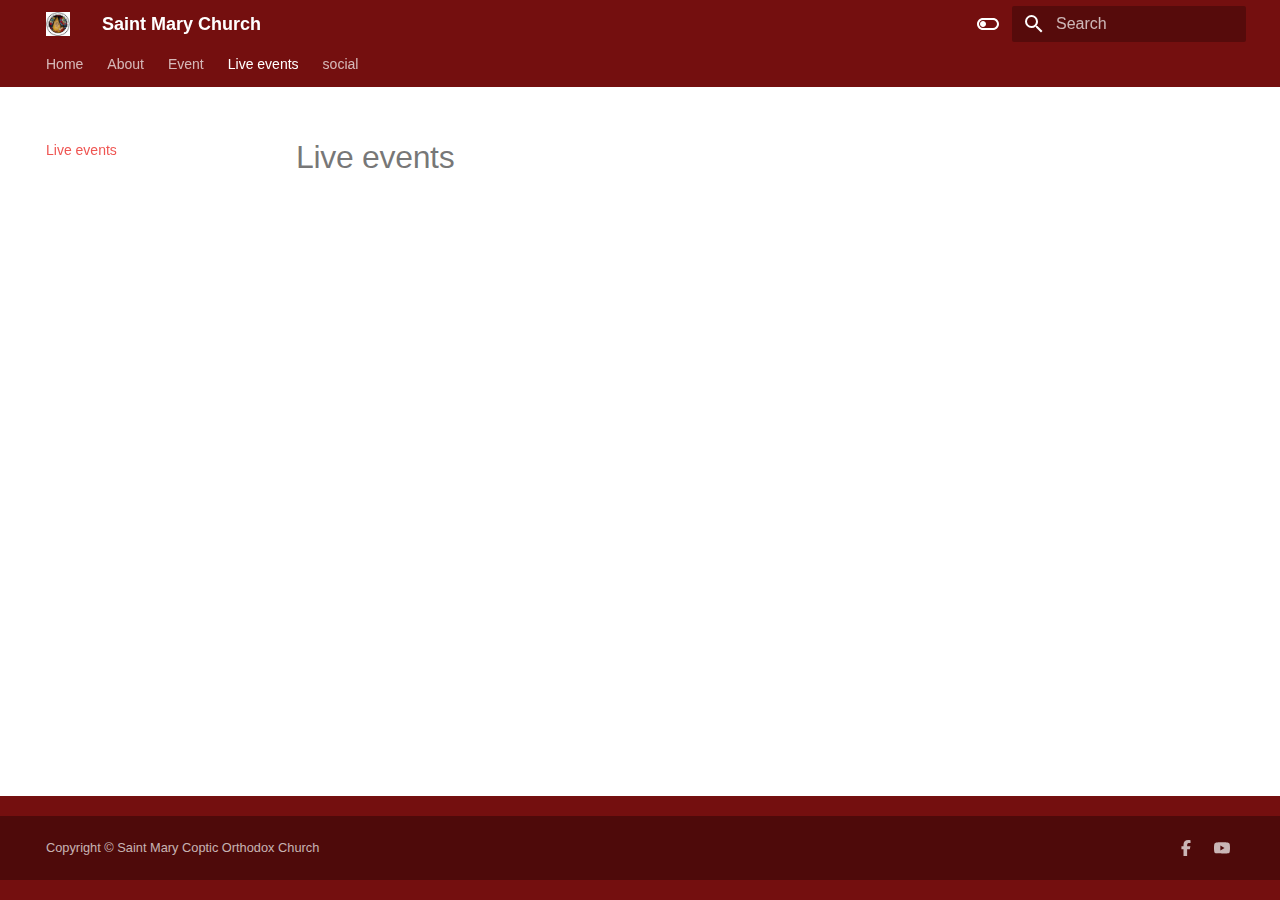
<file: LiveEvents/index.html>
<!doctype html>
<html lang="en" class="no-js">
  <head>
    
      <meta charset="utf-8">
      <meta name="viewport" content="width=device-width,initial-scale=1">
      
      
      
      
        <link rel="prev" href="../event/">
      
      
        <link rel="next" href="../socialLinks/">
      
      
      <link rel="icon" href="../assets/img/church_logo.jpg">
      <meta name="generator" content="mkdocs-1.6.0, mkdocs-material-9.5.25">
    
    
      
        <title>Live events - Saint Mary Church</title>
      
    
    
      <link rel="stylesheet" href="../assets/stylesheets/main.6543a935.min.css">
      
        
        <link rel="stylesheet" href="../assets/stylesheets/palette.06af60db.min.css">
      
      


    
    
      
    
    
      
        
        
        <link rel="preconnect" href="https://fonts.gstatic.com" crossorigin>
        <link rel="stylesheet" href="https://fonts.googleapis.com/css?family=Georgea:300,300i,400,400i,700,700i%7CRoboto+Mono:400,400i,700,700i&display=fallback">
        <style>:root{--md-text-font:"Georgea";--md-code-font:"Roboto Mono"}</style>
      
    
    
      <link rel="stylesheet" href="../custom_extra.css">
    
    <script>__md_scope=new URL("..",location),__md_hash=e=>[...e].reduce((e,_)=>(e<<5)-e+_.charCodeAt(0),0),__md_get=(e,_=localStorage,t=__md_scope)=>JSON.parse(_.getItem(t.pathname+"."+e)),__md_set=(e,_,t=localStorage,a=__md_scope)=>{try{t.setItem(a.pathname+"."+e,JSON.stringify(_))}catch(e){}}</script>
    
      

    
    
    
  </head>
  
  
    
    
      
    
    
    
    
    <body dir="ltr" data-md-color-scheme="default" data-md-color-primary="red" data-md-color-accent="blue">
  
    
    <input class="md-toggle" data-md-toggle="drawer" type="checkbox" id="__drawer" autocomplete="off">
    <input class="md-toggle" data-md-toggle="search" type="checkbox" id="__search" autocomplete="off">
    <label class="md-overlay" for="__drawer"></label>
    <div data-md-component="skip">
      
    </div>
    <div data-md-component="announce">
      
    </div>
    
    
      

<header class="md-header" data-md-component="header">
  <nav class="md-header__inner md-grid" aria-label="Header">
    <a href=".." title="Saint Mary Church" class="md-header__button md-logo" aria-label="Saint Mary Church" data-md-component="logo">
      
  <img src="../assets/img/church_logo.jpg" alt="logo">

    </a>
    <label class="md-header__button md-icon" for="__drawer">
      
      <svg xmlns="http://www.w3.org/2000/svg" viewBox="0 0 24 24"><path d="M3 6h18v2H3V6m0 5h18v2H3v-2m0 5h18v2H3v-2Z"/></svg>
    </label>
    <div class="md-header__title" data-md-component="header-title">
      <div class="md-header__ellipsis">
        <div class="md-header__topic">
          <span class="md-ellipsis">
            Saint Mary Church
          </span>
        </div>
        <div class="md-header__topic" data-md-component="header-topic">
          <span class="md-ellipsis">
            
              Live events
            
          </span>
        </div>
      </div>
    </div>
    
      
        <form class="md-header__option" data-md-component="palette">
  
    
    
    
    <input class="md-option" data-md-color-media="" data-md-color-scheme="default" data-md-color-primary="red" data-md-color-accent="blue"  aria-label="Switch to dark mode"  type="radio" name="__palette" id="__palette_0">
    
      <label class="md-header__button md-icon" title="Switch to dark mode" for="__palette_1" hidden>
        <svg xmlns="http://www.w3.org/2000/svg" viewBox="0 0 24 24"><path d="M17 6H7c-3.31 0-6 2.69-6 6s2.69 6 6 6h10c3.31 0 6-2.69 6-6s-2.69-6-6-6zm0 10H7c-2.21 0-4-1.79-4-4s1.79-4 4-4h10c2.21 0 4 1.79 4 4s-1.79 4-4 4zM7 9c-1.66 0-3 1.34-3 3s1.34 3 3 3 3-1.34 3-3-1.34-3-3-3z"/></svg>
      </label>
    
  
    
    
    
    <input class="md-option" data-md-color-media="" data-md-color-scheme="slate" data-md-color-primary="red" data-md-color-accent="lime"  aria-label="Switch to light mode"  type="radio" name="__palette" id="__palette_1">
    
      <label class="md-header__button md-icon" title="Switch to light mode" for="__palette_0" hidden>
        <svg xmlns="http://www.w3.org/2000/svg" viewBox="0 0 24 24"><path d="M17 7H7a5 5 0 0 0-5 5 5 5 0 0 0 5 5h10a5 5 0 0 0 5-5 5 5 0 0 0-5-5m0 8a3 3 0 0 1-3-3 3 3 0 0 1 3-3 3 3 0 0 1 3 3 3 3 0 0 1-3 3Z"/></svg>
      </label>
    
  
</form>
      
    
    
      <script>var media,input,key,value,palette=__md_get("__palette");if(palette&&palette.color){"(prefers-color-scheme)"===palette.color.media&&(media=matchMedia("(prefers-color-scheme: light)"),input=document.querySelector(media.matches?"[data-md-color-media='(prefers-color-scheme: light)']":"[data-md-color-media='(prefers-color-scheme: dark)']"),palette.color.media=input.getAttribute("data-md-color-media"),palette.color.scheme=input.getAttribute("data-md-color-scheme"),palette.color.primary=input.getAttribute("data-md-color-primary"),palette.color.accent=input.getAttribute("data-md-color-accent"));for([key,value]of Object.entries(palette.color))document.body.setAttribute("data-md-color-"+key,value)}</script>
    
    
    
      <label class="md-header__button md-icon" for="__search">
        
        <svg xmlns="http://www.w3.org/2000/svg" viewBox="0 0 24 24"><path d="M9.5 3A6.5 6.5 0 0 1 16 9.5c0 1.61-.59 3.09-1.56 4.23l.27.27h.79l5 5-1.5 1.5-5-5v-.79l-.27-.27A6.516 6.516 0 0 1 9.5 16 6.5 6.5 0 0 1 3 9.5 6.5 6.5 0 0 1 9.5 3m0 2C7 5 5 7 5 9.5S7 14 9.5 14 14 12 14 9.5 12 5 9.5 5Z"/></svg>
      </label>
      <div class="md-search" data-md-component="search" role="dialog">
  <label class="md-search__overlay" for="__search"></label>
  <div class="md-search__inner" role="search">
    <form class="md-search__form" name="search">
      <input type="text" class="md-search__input" name="query" aria-label="Search" placeholder="Search" autocapitalize="off" autocorrect="off" autocomplete="off" spellcheck="false" data-md-component="search-query" required>
      <label class="md-search__icon md-icon" for="__search">
        
        <svg xmlns="http://www.w3.org/2000/svg" viewBox="0 0 24 24"><path d="M9.5 3A6.5 6.5 0 0 1 16 9.5c0 1.61-.59 3.09-1.56 4.23l.27.27h.79l5 5-1.5 1.5-5-5v-.79l-.27-.27A6.516 6.516 0 0 1 9.5 16 6.5 6.5 0 0 1 3 9.5 6.5 6.5 0 0 1 9.5 3m0 2C7 5 5 7 5 9.5S7 14 9.5 14 14 12 14 9.5 12 5 9.5 5Z"/></svg>
        
        <svg xmlns="http://www.w3.org/2000/svg" viewBox="0 0 24 24"><path d="M20 11v2H8l5.5 5.5-1.42 1.42L4.16 12l7.92-7.92L13.5 5.5 8 11h12Z"/></svg>
      </label>
      <nav class="md-search__options" aria-label="Search">
        
          <a href="javascript:void(0)" class="md-search__icon md-icon" title="Share" aria-label="Share" data-clipboard data-clipboard-text="" data-md-component="search-share" tabindex="-1">
            
            <svg xmlns="http://www.w3.org/2000/svg" viewBox="0 0 24 24"><path d="M18 16.08c-.76 0-1.44.3-1.96.77L8.91 12.7c.05-.23.09-.46.09-.7 0-.24-.04-.47-.09-.7l7.05-4.11c.54.5 1.25.81 2.04.81a3 3 0 0 0 3-3 3 3 0 0 0-3-3 3 3 0 0 0-3 3c0 .24.04.47.09.7L8.04 9.81C7.5 9.31 6.79 9 6 9a3 3 0 0 0-3 3 3 3 0 0 0 3 3c.79 0 1.5-.31 2.04-.81l7.12 4.15c-.05.21-.08.43-.08.66 0 1.61 1.31 2.91 2.92 2.91 1.61 0 2.92-1.3 2.92-2.91A2.92 2.92 0 0 0 18 16.08Z"/></svg>
          </a>
        
        <button type="reset" class="md-search__icon md-icon" title="Clear" aria-label="Clear" tabindex="-1">
          
          <svg xmlns="http://www.w3.org/2000/svg" viewBox="0 0 24 24"><path d="M19 6.41 17.59 5 12 10.59 6.41 5 5 6.41 10.59 12 5 17.59 6.41 19 12 13.41 17.59 19 19 17.59 13.41 12 19 6.41Z"/></svg>
        </button>
      </nav>
      
        <div class="md-search__suggest" data-md-component="search-suggest"></div>
      
    </form>
    <div class="md-search__output">
      <div class="md-search__scrollwrap" data-md-scrollfix>
        <div class="md-search-result" data-md-component="search-result">
          <div class="md-search-result__meta">
            Initializing search
          </div>
          <ol class="md-search-result__list" role="presentation"></ol>
        </div>
      </div>
    </div>
  </div>
</div>
    
    
  </nav>
  
</header>
    
    <div class="md-container" data-md-component="container">
      
      
        
          
            
<nav class="md-tabs" aria-label="Tabs" data-md-component="tabs">
  <div class="md-grid">
    <ul class="md-tabs__list">
      
        
  
  
  
    <li class="md-tabs__item">
      <a href=".." class="md-tabs__link">
        
  
    
  
  Home

      </a>
    </li>
  

      
        
  
  
  
    
    
      <li class="md-tabs__item">
        <a href="../about/" class="md-tabs__link">
          
  
  About

        </a>
      </li>
    
  

      
        
  
  
  
    <li class="md-tabs__item">
      <a href="../event/" class="md-tabs__link">
        
  
    
  
  Event

      </a>
    </li>
  

      
        
  
  
    
  
  
    <li class="md-tabs__item md-tabs__item--active">
      <a href="./" class="md-tabs__link">
        
  
    
  
  Live events

      </a>
    </li>
  

      
        
  
  
  
    <li class="md-tabs__item">
      <a href="../socialLinks/" class="md-tabs__link">
        
  
    
  
  social

      </a>
    </li>
  

      
    </ul>
  </div>
</nav>
          
        
      
      <main class="md-main" data-md-component="main">
        <div class="md-main__inner md-grid">
          
            
              
              <div class="md-sidebar md-sidebar--primary" data-md-component="sidebar" data-md-type="navigation" >
                <div class="md-sidebar__scrollwrap">
                  <div class="md-sidebar__inner">
                    


  


<nav class="md-nav md-nav--primary md-nav--lifted" aria-label="Navigation" data-md-level="0">
  <label class="md-nav__title" for="__drawer">
    <a href=".." title="Saint Mary Church" class="md-nav__button md-logo" aria-label="Saint Mary Church" data-md-component="logo">
      
  <img src="../assets/img/church_logo.jpg" alt="logo">

    </a>
    Saint Mary Church
  </label>
  
  <ul class="md-nav__list" data-md-scrollfix>
    
      
      
  
  
  
  
    <li class="md-nav__item">
      <a href=".." class="md-nav__link">
        
  
  <span class="md-ellipsis">
    Home
  </span>
  

      </a>
    </li>
  

    
      
      
  
  
  
  
    
    
    
      
      
        
      
    
    
    <li class="md-nav__item md-nav__item--nested">
      
        
        
        <input class="md-nav__toggle md-toggle " type="checkbox" id="__nav_2" >
        
          
          <label class="md-nav__link" for="__nav_2" id="__nav_2_label" tabindex="0">
            
  
  <span class="md-ellipsis">
    About
  </span>
  

            <span class="md-nav__icon md-icon"></span>
          </label>
        
        <nav class="md-nav" data-md-level="1" aria-labelledby="__nav_2_label" aria-expanded="false">
          <label class="md-nav__title" for="__nav_2">
            <span class="md-nav__icon md-icon"></span>
            About
          </label>
          <ul class="md-nav__list" data-md-scrollfix>
            
              
                
  
  
  
  
    <li class="md-nav__item">
      <a href="../about/" class="md-nav__link">
        
  
  <span class="md-ellipsis">
    About File
  </span>
  

      </a>
    </li>
  

              
            
              
                
  
  
  
  
    <li class="md-nav__item">
      <a href="https://www.facebook.com/p/Saint-Mary-Coptic-Orthodox-Church-Des-Moines-Iowa-100064497108140/" class="md-nav__link">
        
  
  <span class="md-ellipsis">
    Facebook Page
  </span>
  

      </a>
    </li>
  

              
            
          </ul>
        </nav>
      
    </li>
  

    
      
      
  
  
  
  
    <li class="md-nav__item">
      <a href="../event/" class="md-nav__link">
        
  
  <span class="md-ellipsis">
    Event
  </span>
  

      </a>
    </li>
  

    
      
      
  
  
    
  
  
  
    <li class="md-nav__item md-nav__item--active">
      
      <input class="md-nav__toggle md-toggle" type="checkbox" id="__toc">
      
      
      
      <a href="./" class="md-nav__link md-nav__link--active">
        
  
  <span class="md-ellipsis">
    Live events
  </span>
  

      </a>
      
    </li>
  

    
      
      
  
  
  
  
    <li class="md-nav__item">
      <a href="../socialLinks/" class="md-nav__link">
        
  
  <span class="md-ellipsis">
    social
  </span>
  

      </a>
    </li>
  

    
  </ul>
</nav>
                  </div>
                </div>
              </div>
            
            
              
              <div class="md-sidebar md-sidebar--secondary" data-md-component="sidebar" data-md-type="toc" >
                <div class="md-sidebar__scrollwrap">
                  <div class="md-sidebar__inner">
                    

<nav class="md-nav md-nav--secondary" aria-label="Table of contents">
  
  
  
  
</nav>
                  </div>
                </div>
              </div>
            
          
          
            <div class="md-content" data-md-component="content">
              <article class="md-content__inner md-typeset">
                
                  


  <h1>Live events</h1>














                
              </article>
            </div>
          
          
<script>var target=document.getElementById(location.hash.slice(1));target&&target.name&&(target.checked=target.name.startsWith("__tabbed_"))</script>
        </div>
        
          <button type="button" class="md-top md-icon" data-md-component="top" hidden>
  
  <svg xmlns="http://www.w3.org/2000/svg" viewBox="0 0 24 24"><path d="M13 20h-2V8l-5.5 5.5-1.42-1.42L12 4.16l7.92 7.92-1.42 1.42L13 8v12Z"/></svg>
  Back to top
</button>
        
      </main>
      
        <footer class="md-footer">
  
  <div class="md-footer-meta md-typeset">
    <div class="md-footer-meta__inner md-grid">
      <div class="md-copyright">
  
    <div class="md-copyright__highlight">
      Copyright &copy; Saint Mary Coptic Orthodox Church
    </div>
  
  
</div>
      
        <div class="md-social">
  
    
    
    
    
    <a href="https://www.facebook.com/profile.php?id=100064497108140" target="_blank" rel="noopener" title="Saint Mary church Facebook page" class="md-social__link">
      <svg xmlns="http://www.w3.org/2000/svg" viewBox="0 0 320 512"><!--! Font Awesome Free 6.5.2 by @fontawesome - https://fontawesome.com License - https://fontawesome.com/license/free (Icons: CC BY 4.0, Fonts: SIL OFL 1.1, Code: MIT License) Copyright 2024 Fonticons, Inc.--><path d="M80 299.3V512h116V299.3h86.5l18-97.8H196v-34.6c0-51.7 20.3-71.5 72.7-71.5 16.3 0 29.4.4 37 1.2V7.9C291.4 4 256.4 0 236.2 0 129.3 0 80 50.5 80 159.4v42.1H14v97.8h66z"/></svg>
    </a>
  
    
    
    
    
    <a href="https://www.youtube.com/@stmarycopticorthodoxdesmoi7900" target="_blank" rel="noopener" title="Saint Mary church Youtube Channel" class="md-social__link">
      <svg xmlns="http://www.w3.org/2000/svg" viewBox="0 0 24 24"><path d="M23.498 6.186a3.016 3.016 0 0 0-2.122-2.136C19.505 3.545 12 3.545 12 3.545s-7.505 0-9.377.505A3.017 3.017 0 0 0 .502 6.186C0 8.07 0 12 0 12s0 3.93.502 5.814a3.016 3.016 0 0 0 2.122 2.136c1.871.505 9.376.505 9.376.505s7.505 0 9.377-.505a3.015 3.015 0 0 0 2.122-2.136C24 15.93 24 12 24 12s0-3.93-.502-5.814zM9.545 15.568V8.432L15.818 12l-6.273 3.568z"/></svg>
    </a>
  
</div>
      
    </div>
  </div>
</footer>
      
    </div>
    <div class="md-dialog" data-md-component="dialog">
      <div class="md-dialog__inner md-typeset"></div>
    </div>
    
    
    <script id="__config" type="application/json">{"base": "..", "features": ["navigation.sections", "navigation.tabs", "navigation.top", "navigation.tracking", "search.highlight", "search.share", "search.suggest", "navigation.instant", "content.shortcuts", "content.update"], "search": "../assets/javascripts/workers/search.b8dbb3d2.min.js", "translations": {"clipboard.copied": "Copied to clipboard", "clipboard.copy": "Copy to clipboard", "search.result.more.one": "1 more on this page", "search.result.more.other": "# more on this page", "search.result.none": "No matching documents", "search.result.one": "1 matching document", "search.result.other": "# matching documents", "search.result.placeholder": "Type to start searching", "search.result.term.missing": "Missing", "select.version": "Select version"}}</script>
    
    
      <script src="../assets/javascripts/bundle.081f42fc.min.js"></script>
      
    
  </body>
</html>
</file>
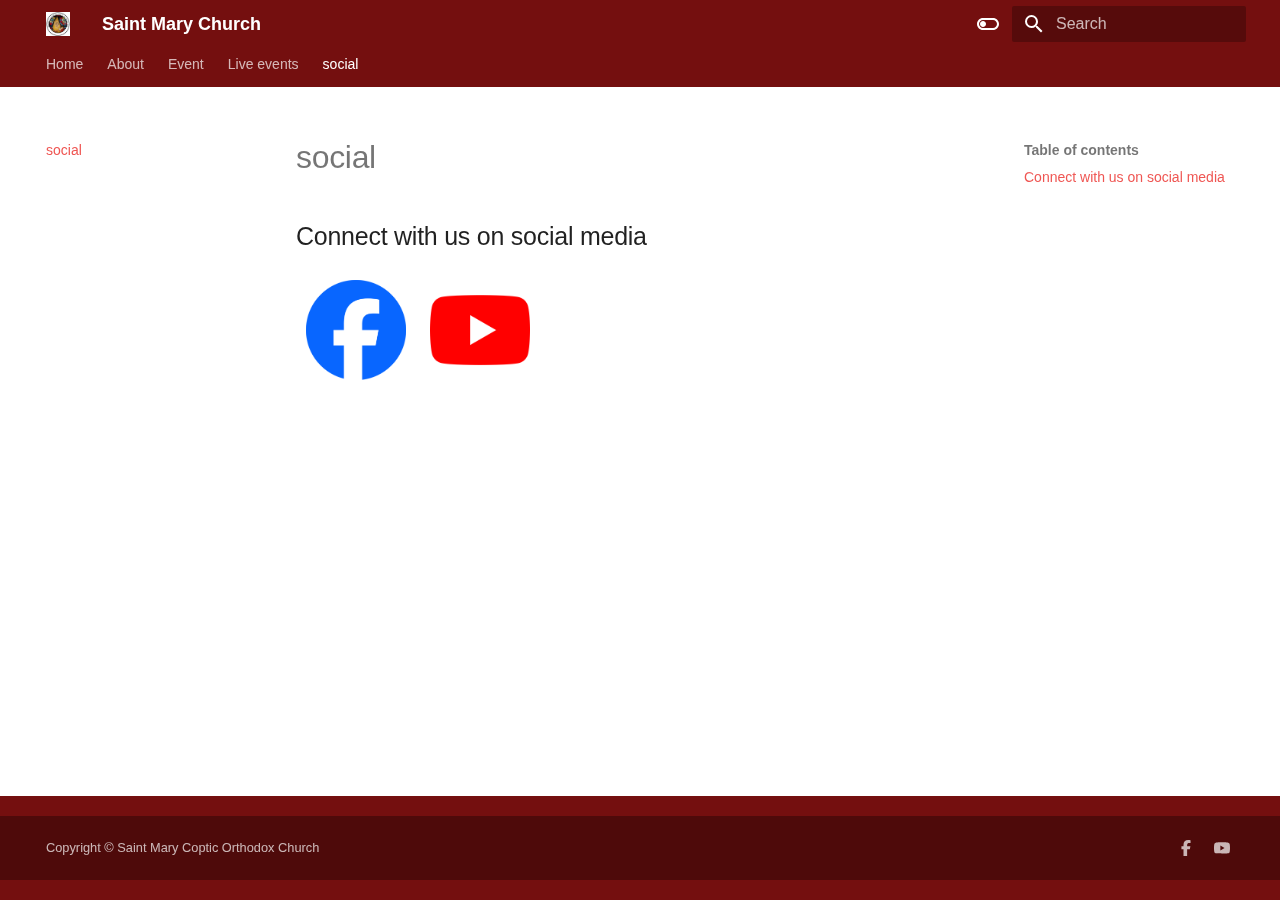
<file: socialLinks/index.html>
<!doctype html>
<html lang="en" class="no-js">
  <head>
    
      <meta charset="utf-8">
      <meta name="viewport" content="width=device-width,initial-scale=1">
      
      
      
      
        <link rel="prev" href="../LiveEvents/">
      
      
      
      <link rel="icon" href="../assets/img/church_logo.jpg">
      <meta name="generator" content="mkdocs-1.6.0, mkdocs-material-9.5.25">
    
    
      
        <title>social - Saint Mary Church</title>
      
    
    
      <link rel="stylesheet" href="../assets/stylesheets/main.6543a935.min.css">
      
        
        <link rel="stylesheet" href="../assets/stylesheets/palette.06af60db.min.css">
      
      


    
    
      
    
    
      
        
        
        <link rel="preconnect" href="https://fonts.gstatic.com" crossorigin>
        <link rel="stylesheet" href="https://fonts.googleapis.com/css?family=Georgea:300,300i,400,400i,700,700i%7CRoboto+Mono:400,400i,700,700i&display=fallback">
        <style>:root{--md-text-font:"Georgea";--md-code-font:"Roboto Mono"}</style>
      
    
    
      <link rel="stylesheet" href="../custom_extra.css">
    
    <script>__md_scope=new URL("..",location),__md_hash=e=>[...e].reduce((e,_)=>(e<<5)-e+_.charCodeAt(0),0),__md_get=(e,_=localStorage,t=__md_scope)=>JSON.parse(_.getItem(t.pathname+"."+e)),__md_set=(e,_,t=localStorage,a=__md_scope)=>{try{t.setItem(a.pathname+"."+e,JSON.stringify(_))}catch(e){}}</script>
    
      

    
    
    
  </head>
  
  
    
    
      
    
    
    
    
    <body dir="ltr" data-md-color-scheme="default" data-md-color-primary="red" data-md-color-accent="blue">
  
    
    <input class="md-toggle" data-md-toggle="drawer" type="checkbox" id="__drawer" autocomplete="off">
    <input class="md-toggle" data-md-toggle="search" type="checkbox" id="__search" autocomplete="off">
    <label class="md-overlay" for="__drawer"></label>
    <div data-md-component="skip">
      
        
        <a href="#connect-with-us-on-social-media" class="md-skip">
          Skip to content
        </a>
      
    </div>
    <div data-md-component="announce">
      
    </div>
    
    
      

<header class="md-header" data-md-component="header">
  <nav class="md-header__inner md-grid" aria-label="Header">
    <a href=".." title="Saint Mary Church" class="md-header__button md-logo" aria-label="Saint Mary Church" data-md-component="logo">
      
  <img src="../assets/img/church_logo.jpg" alt="logo">

    </a>
    <label class="md-header__button md-icon" for="__drawer">
      
      <svg xmlns="http://www.w3.org/2000/svg" viewBox="0 0 24 24"><path d="M3 6h18v2H3V6m0 5h18v2H3v-2m0 5h18v2H3v-2Z"/></svg>
    </label>
    <div class="md-header__title" data-md-component="header-title">
      <div class="md-header__ellipsis">
        <div class="md-header__topic">
          <span class="md-ellipsis">
            Saint Mary Church
          </span>
        </div>
        <div class="md-header__topic" data-md-component="header-topic">
          <span class="md-ellipsis">
            
              social
            
          </span>
        </div>
      </div>
    </div>
    
      
        <form class="md-header__option" data-md-component="palette">
  
    
    
    
    <input class="md-option" data-md-color-media="" data-md-color-scheme="default" data-md-color-primary="red" data-md-color-accent="blue"  aria-label="Switch to dark mode"  type="radio" name="__palette" id="__palette_0">
    
      <label class="md-header__button md-icon" title="Switch to dark mode" for="__palette_1" hidden>
        <svg xmlns="http://www.w3.org/2000/svg" viewBox="0 0 24 24"><path d="M17 6H7c-3.31 0-6 2.69-6 6s2.69 6 6 6h10c3.31 0 6-2.69 6-6s-2.69-6-6-6zm0 10H7c-2.21 0-4-1.79-4-4s1.79-4 4-4h10c2.21 0 4 1.79 4 4s-1.79 4-4 4zM7 9c-1.66 0-3 1.34-3 3s1.34 3 3 3 3-1.34 3-3-1.34-3-3-3z"/></svg>
      </label>
    
  
    
    
    
    <input class="md-option" data-md-color-media="" data-md-color-scheme="slate" data-md-color-primary="red" data-md-color-accent="lime"  aria-label="Switch to light mode"  type="radio" name="__palette" id="__palette_1">
    
      <label class="md-header__button md-icon" title="Switch to light mode" for="__palette_0" hidden>
        <svg xmlns="http://www.w3.org/2000/svg" viewBox="0 0 24 24"><path d="M17 7H7a5 5 0 0 0-5 5 5 5 0 0 0 5 5h10a5 5 0 0 0 5-5 5 5 0 0 0-5-5m0 8a3 3 0 0 1-3-3 3 3 0 0 1 3-3 3 3 0 0 1 3 3 3 3 0 0 1-3 3Z"/></svg>
      </label>
    
  
</form>
      
    
    
      <script>var media,input,key,value,palette=__md_get("__palette");if(palette&&palette.color){"(prefers-color-scheme)"===palette.color.media&&(media=matchMedia("(prefers-color-scheme: light)"),input=document.querySelector(media.matches?"[data-md-color-media='(prefers-color-scheme: light)']":"[data-md-color-media='(prefers-color-scheme: dark)']"),palette.color.media=input.getAttribute("data-md-color-media"),palette.color.scheme=input.getAttribute("data-md-color-scheme"),palette.color.primary=input.getAttribute("data-md-color-primary"),palette.color.accent=input.getAttribute("data-md-color-accent"));for([key,value]of Object.entries(palette.color))document.body.setAttribute("data-md-color-"+key,value)}</script>
    
    
    
      <label class="md-header__button md-icon" for="__search">
        
        <svg xmlns="http://www.w3.org/2000/svg" viewBox="0 0 24 24"><path d="M9.5 3A6.5 6.5 0 0 1 16 9.5c0 1.61-.59 3.09-1.56 4.23l.27.27h.79l5 5-1.5 1.5-5-5v-.79l-.27-.27A6.516 6.516 0 0 1 9.5 16 6.5 6.5 0 0 1 3 9.5 6.5 6.5 0 0 1 9.5 3m0 2C7 5 5 7 5 9.5S7 14 9.5 14 14 12 14 9.5 12 5 9.5 5Z"/></svg>
      </label>
      <div class="md-search" data-md-component="search" role="dialog">
  <label class="md-search__overlay" for="__search"></label>
  <div class="md-search__inner" role="search">
    <form class="md-search__form" name="search">
      <input type="text" class="md-search__input" name="query" aria-label="Search" placeholder="Search" autocapitalize="off" autocorrect="off" autocomplete="off" spellcheck="false" data-md-component="search-query" required>
      <label class="md-search__icon md-icon" for="__search">
        
        <svg xmlns="http://www.w3.org/2000/svg" viewBox="0 0 24 24"><path d="M9.5 3A6.5 6.5 0 0 1 16 9.5c0 1.61-.59 3.09-1.56 4.23l.27.27h.79l5 5-1.5 1.5-5-5v-.79l-.27-.27A6.516 6.516 0 0 1 9.5 16 6.5 6.5 0 0 1 3 9.5 6.5 6.5 0 0 1 9.5 3m0 2C7 5 5 7 5 9.5S7 14 9.5 14 14 12 14 9.5 12 5 9.5 5Z"/></svg>
        
        <svg xmlns="http://www.w3.org/2000/svg" viewBox="0 0 24 24"><path d="M20 11v2H8l5.5 5.5-1.42 1.42L4.16 12l7.92-7.92L13.5 5.5 8 11h12Z"/></svg>
      </label>
      <nav class="md-search__options" aria-label="Search">
        
          <a href="javascript:void(0)" class="md-search__icon md-icon" title="Share" aria-label="Share" data-clipboard data-clipboard-text="" data-md-component="search-share" tabindex="-1">
            
            <svg xmlns="http://www.w3.org/2000/svg" viewBox="0 0 24 24"><path d="M18 16.08c-.76 0-1.44.3-1.96.77L8.91 12.7c.05-.23.09-.46.09-.7 0-.24-.04-.47-.09-.7l7.05-4.11c.54.5 1.25.81 2.04.81a3 3 0 0 0 3-3 3 3 0 0 0-3-3 3 3 0 0 0-3 3c0 .24.04.47.09.7L8.04 9.81C7.5 9.31 6.79 9 6 9a3 3 0 0 0-3 3 3 3 0 0 0 3 3c.79 0 1.5-.31 2.04-.81l7.12 4.15c-.05.21-.08.43-.08.66 0 1.61 1.31 2.91 2.92 2.91 1.61 0 2.92-1.3 2.92-2.91A2.92 2.92 0 0 0 18 16.08Z"/></svg>
          </a>
        
        <button type="reset" class="md-search__icon md-icon" title="Clear" aria-label="Clear" tabindex="-1">
          
          <svg xmlns="http://www.w3.org/2000/svg" viewBox="0 0 24 24"><path d="M19 6.41 17.59 5 12 10.59 6.41 5 5 6.41 10.59 12 5 17.59 6.41 19 12 13.41 17.59 19 19 17.59 13.41 12 19 6.41Z"/></svg>
        </button>
      </nav>
      
        <div class="md-search__suggest" data-md-component="search-suggest"></div>
      
    </form>
    <div class="md-search__output">
      <div class="md-search__scrollwrap" data-md-scrollfix>
        <div class="md-search-result" data-md-component="search-result">
          <div class="md-search-result__meta">
            Initializing search
          </div>
          <ol class="md-search-result__list" role="presentation"></ol>
        </div>
      </div>
    </div>
  </div>
</div>
    
    
  </nav>
  
</header>
    
    <div class="md-container" data-md-component="container">
      
      
        
          
            
<nav class="md-tabs" aria-label="Tabs" data-md-component="tabs">
  <div class="md-grid">
    <ul class="md-tabs__list">
      
        
  
  
  
    <li class="md-tabs__item">
      <a href=".." class="md-tabs__link">
        
  
    
  
  Home

      </a>
    </li>
  

      
        
  
  
  
    
    
      <li class="md-tabs__item">
        <a href="../about/" class="md-tabs__link">
          
  
  About

        </a>
      </li>
    
  

      
        
  
  
  
    <li class="md-tabs__item">
      <a href="../event/" class="md-tabs__link">
        
  
    
  
  Event

      </a>
    </li>
  

      
        
  
  
  
    <li class="md-tabs__item">
      <a href="../LiveEvents/" class="md-tabs__link">
        
  
    
  
  Live events

      </a>
    </li>
  

      
        
  
  
    
  
  
    <li class="md-tabs__item md-tabs__item--active">
      <a href="./" class="md-tabs__link">
        
  
    
  
  social

      </a>
    </li>
  

      
    </ul>
  </div>
</nav>
          
        
      
      <main class="md-main" data-md-component="main">
        <div class="md-main__inner md-grid">
          
            
              
              <div class="md-sidebar md-sidebar--primary" data-md-component="sidebar" data-md-type="navigation" >
                <div class="md-sidebar__scrollwrap">
                  <div class="md-sidebar__inner">
                    


  


<nav class="md-nav md-nav--primary md-nav--lifted" aria-label="Navigation" data-md-level="0">
  <label class="md-nav__title" for="__drawer">
    <a href=".." title="Saint Mary Church" class="md-nav__button md-logo" aria-label="Saint Mary Church" data-md-component="logo">
      
  <img src="../assets/img/church_logo.jpg" alt="logo">

    </a>
    Saint Mary Church
  </label>
  
  <ul class="md-nav__list" data-md-scrollfix>
    
      
      
  
  
  
  
    <li class="md-nav__item">
      <a href=".." class="md-nav__link">
        
  
  <span class="md-ellipsis">
    Home
  </span>
  

      </a>
    </li>
  

    
      
      
  
  
  
  
    
    
    
      
      
        
      
    
    
    <li class="md-nav__item md-nav__item--nested">
      
        
        
        <input class="md-nav__toggle md-toggle " type="checkbox" id="__nav_2" >
        
          
          <label class="md-nav__link" for="__nav_2" id="__nav_2_label" tabindex="0">
            
  
  <span class="md-ellipsis">
    About
  </span>
  

            <span class="md-nav__icon md-icon"></span>
          </label>
        
        <nav class="md-nav" data-md-level="1" aria-labelledby="__nav_2_label" aria-expanded="false">
          <label class="md-nav__title" for="__nav_2">
            <span class="md-nav__icon md-icon"></span>
            About
          </label>
          <ul class="md-nav__list" data-md-scrollfix>
            
              
                
  
  
  
  
    <li class="md-nav__item">
      <a href="../about/" class="md-nav__link">
        
  
  <span class="md-ellipsis">
    About File
  </span>
  

      </a>
    </li>
  

              
            
              
                
  
  
  
  
    <li class="md-nav__item">
      <a href="https://www.facebook.com/p/Saint-Mary-Coptic-Orthodox-Church-Des-Moines-Iowa-100064497108140/" class="md-nav__link">
        
  
  <span class="md-ellipsis">
    Facebook Page
  </span>
  

      </a>
    </li>
  

              
            
          </ul>
        </nav>
      
    </li>
  

    
      
      
  
  
  
  
    <li class="md-nav__item">
      <a href="../event/" class="md-nav__link">
        
  
  <span class="md-ellipsis">
    Event
  </span>
  

      </a>
    </li>
  

    
      
      
  
  
  
  
    <li class="md-nav__item">
      <a href="../LiveEvents/" class="md-nav__link">
        
  
  <span class="md-ellipsis">
    Live events
  </span>
  

      </a>
    </li>
  

    
      
      
  
  
    
  
  
  
    <li class="md-nav__item md-nav__item--active">
      
      <input class="md-nav__toggle md-toggle" type="checkbox" id="__toc">
      
      
      
        <label class="md-nav__link md-nav__link--active" for="__toc">
          
  
  <span class="md-ellipsis">
    social
  </span>
  

          <span class="md-nav__icon md-icon"></span>
        </label>
      
      <a href="./" class="md-nav__link md-nav__link--active">
        
  
  <span class="md-ellipsis">
    social
  </span>
  

      </a>
      
        

<nav class="md-nav md-nav--secondary" aria-label="Table of contents">
  
  
  
  
    <label class="md-nav__title" for="__toc">
      <span class="md-nav__icon md-icon"></span>
      Table of contents
    </label>
    <ul class="md-nav__list" data-md-component="toc" data-md-scrollfix>
      
        <li class="md-nav__item">
  <a href="#connect-with-us-on-social-media" class="md-nav__link">
    <span class="md-ellipsis">
      Connect with us on social media
    </span>
  </a>
  
</li>
      
    </ul>
  
</nav>
      
    </li>
  

    
  </ul>
</nav>
                  </div>
                </div>
              </div>
            
            
              
              <div class="md-sidebar md-sidebar--secondary" data-md-component="sidebar" data-md-type="toc" >
                <div class="md-sidebar__scrollwrap">
                  <div class="md-sidebar__inner">
                    

<nav class="md-nav md-nav--secondary" aria-label="Table of contents">
  
  
  
  
    <label class="md-nav__title" for="__toc">
      <span class="md-nav__icon md-icon"></span>
      Table of contents
    </label>
    <ul class="md-nav__list" data-md-component="toc" data-md-scrollfix>
      
        <li class="md-nav__item">
  <a href="#connect-with-us-on-social-media" class="md-nav__link">
    <span class="md-ellipsis">
      Connect with us on social media
    </span>
  </a>
  
</li>
      
    </ul>
  
</nav>
                  </div>
                </div>
              </div>
            
          
          
            <div class="md-content" data-md-component="content">
              <article class="md-content__inner md-typeset">
                
                  


  <h1>social</h1>

<h2 id="connect-with-us-on-social-media">Connect with us on social media<a class="headerlink" href="#connect-with-us-on-social-media" title="Permanent link">&para;</a></h2>
<p><a class="social-icon" href="https://www.facebook.com/profile.php?id=100064497108140" target="_blank"><img alt="Facebook" src="\assets\img\Facebook_Logo_2023.png" /></a>
<a class="social-icon" href="https://www.youtube.com/@stmarycopticorthodoxdesmoi7900" target="_blank"><img alt="YouTube" src="\assets\img\1384060.png" /></a></p>












                
              </article>
            </div>
          
          
<script>var target=document.getElementById(location.hash.slice(1));target&&target.name&&(target.checked=target.name.startsWith("__tabbed_"))</script>
        </div>
        
          <button type="button" class="md-top md-icon" data-md-component="top" hidden>
  
  <svg xmlns="http://www.w3.org/2000/svg" viewBox="0 0 24 24"><path d="M13 20h-2V8l-5.5 5.5-1.42-1.42L12 4.16l7.92 7.92-1.42 1.42L13 8v12Z"/></svg>
  Back to top
</button>
        
      </main>
      
        <footer class="md-footer">
  
  <div class="md-footer-meta md-typeset">
    <div class="md-footer-meta__inner md-grid">
      <div class="md-copyright">
  
    <div class="md-copyright__highlight">
      Copyright &copy; Saint Mary Coptic Orthodox Church
    </div>
  
  
</div>
      
        <div class="md-social">
  
    
    
    
    
    <a href="https://www.facebook.com/profile.php?id=100064497108140" target="_blank" rel="noopener" title="Saint Mary church Facebook page" class="md-social__link">
      <svg xmlns="http://www.w3.org/2000/svg" viewBox="0 0 320 512"><!--! Font Awesome Free 6.5.2 by @fontawesome - https://fontawesome.com License - https://fontawesome.com/license/free (Icons: CC BY 4.0, Fonts: SIL OFL 1.1, Code: MIT License) Copyright 2024 Fonticons, Inc.--><path d="M80 299.3V512h116V299.3h86.5l18-97.8H196v-34.6c0-51.7 20.3-71.5 72.7-71.5 16.3 0 29.4.4 37 1.2V7.9C291.4 4 256.4 0 236.2 0 129.3 0 80 50.5 80 159.4v42.1H14v97.8h66z"/></svg>
    </a>
  
    
    
    
    
    <a href="https://www.youtube.com/@stmarycopticorthodoxdesmoi7900" target="_blank" rel="noopener" title="Saint Mary church Youtube Channel" class="md-social__link">
      <svg xmlns="http://www.w3.org/2000/svg" viewBox="0 0 24 24"><path d="M23.498 6.186a3.016 3.016 0 0 0-2.122-2.136C19.505 3.545 12 3.545 12 3.545s-7.505 0-9.377.505A3.017 3.017 0 0 0 .502 6.186C0 8.07 0 12 0 12s0 3.93.502 5.814a3.016 3.016 0 0 0 2.122 2.136c1.871.505 9.376.505 9.376.505s7.505 0 9.377-.505a3.015 3.015 0 0 0 2.122-2.136C24 15.93 24 12 24 12s0-3.93-.502-5.814zM9.545 15.568V8.432L15.818 12l-6.273 3.568z"/></svg>
    </a>
  
</div>
      
    </div>
  </div>
</footer>
      
    </div>
    <div class="md-dialog" data-md-component="dialog">
      <div class="md-dialog__inner md-typeset"></div>
    </div>
    
    
    <script id="__config" type="application/json">{"base": "..", "features": ["navigation.sections", "navigation.tabs", "navigation.top", "navigation.tracking", "search.highlight", "search.share", "search.suggest", "navigation.instant", "content.shortcuts", "content.update"], "search": "../assets/javascripts/workers/search.b8dbb3d2.min.js", "translations": {"clipboard.copied": "Copied to clipboard", "clipboard.copy": "Copy to clipboard", "search.result.more.one": "1 more on this page", "search.result.more.other": "# more on this page", "search.result.none": "No matching documents", "search.result.one": "1 matching document", "search.result.other": "# matching documents", "search.result.placeholder": "Type to start searching", "search.result.term.missing": "Missing", "select.version": "Select version"}}</script>
    
    
      <script src="../assets/javascripts/bundle.081f42fc.min.js"></script>
      
    
  </body>
</html>
</file>
<file: custom_extra.css>
.md-footer {
  font-size: 30px;
  background-color: #740f0f;
  margin-top: 20px;
  color: #740f0f;
  padding: 20px 0;

}


.md-header {
  background-color: #740f0f;
  color: white;
  text-align: center;
  font-size: 24px;
  margin-bottom: -9px ;
}

.md-tabs {
  background-color: #740f0f;

}

.md-header a {
  color: white; 
  text-decoration: none;
  transition: color 0.3s ease;
}

.md-header a:hover {
  color: #ffd700; 
}


body {
  font-family: 'Arial', sans-serif;
}

a {
  transition: color 0.3s ease;
}


@media (max-width: 768px) {
  .md-footer {
      font-size: 10px;
  }
  
  .md-footer-nav a {
      font-size: 16px;
  }
}



/* .button {
  background-color: #740f0f;
  color: white;
  padding: 10px 20px;
  border: none;
  border-radius: 5px;
  cursor: pointer;
  font-size: 16px;
  transition: background-color 0.3s ease, color 0.3s ease;
} */
/* 
.button:hover {
  background-color: #ffd700;
  color: #740f0f;
} */


/* .card {
  background-color: #ffffff;
  border: 1px solid #ddd;
  border-radius: 10px;
  padding: 20px;
  margin: 20px 0;
  box-shadow: 0 4px 8px rgba(0, 0, 0, 0.1);
  transition: box-shadow 0.3s ease;
} */

.card:hover {
  box-shadow: 0 8px 16px rgba(0, 0, 0, 0.2);
}


.navbar a {
  float: left;
  display: block;
  color: white;
  text-align: center;
  padding: 14px 20px;
  text-decoration: none;
  font-size: 17px;
  transition: background-color 0.3s ease, color 0.3s ease;
}

.navbar a:hover {
  background-color: #ddd;
  color: #740f0f;
}


.social-icon img {
  width: 100px;  
  height: 100px; 
  margin: 10px;
}

.social-icon img:hover {
  width: 100px;  
  height: 100px; 
  margin-right: 10px; 
  transform: scale(1.2);
  transition: ease .4s;
  
}
/* .md-typeset {
  padding: 100px;
} */
</file>
<file: assets/stylesheets/main.6543a935.min.css>
@charset "UTF-8";html{-webkit-text-size-adjust:none;-moz-text-size-adjust:none;text-size-adjust:none;box-sizing:border-box}*,:after,:before{box-sizing:inherit}@media (prefers-reduced-motion){*,:after,:before{transition:none!important}}body{margin:0}a,button,input,label{-webkit-tap-highlight-color:transparent}a{color:inherit;text-decoration:none}hr{border:0;box-sizing:initial;display:block;height:.05rem;overflow:visible;padding:0}small{font-size:80%}sub,sup{line-height:1em}img{border-style:none}table{border-collapse:initial;border-spacing:0}td,th{font-weight:400;vertical-align:top}button{background:#0000;border:0;font-family:inherit;font-size:inherit;margin:0;padding:0}input{border:0;outline:none}:root{--md-primary-fg-color:#4051b5;--md-primary-fg-color--light:#5d6cc0;--md-primary-fg-color--dark:#303fa1;--md-primary-bg-color:#fff;--md-primary-bg-color--light:#ffffffb3;--md-accent-fg-color:#526cfe;--md-accent-fg-color--transparent:#526cfe1a;--md-accent-bg-color:#fff;--md-accent-bg-color--light:#ffffffb3}[data-md-color-scheme=default]{color-scheme:light}[data-md-color-scheme=default] img[src$="#gh-dark-mode-only"],[data-md-color-scheme=default] img[src$="#only-dark"]{display:none}:root,[data-md-color-scheme=default]{--md-hue:225deg;--md-default-fg-color:#000000de;--md-default-fg-color--light:#0000008a;--md-default-fg-color--lighter:#00000052;--md-default-fg-color--lightest:#00000012;--md-default-bg-color:#fff;--md-default-bg-color--light:#ffffffb3;--md-default-bg-color--lighter:#ffffff4d;--md-default-bg-color--lightest:#ffffff1f;--md-code-fg-color:#36464e;--md-code-bg-color:#f5f5f5;--md-code-hl-color:#4287ff;--md-code-hl-color--light:#4287ff1a;--md-code-hl-number-color:#d52a2a;--md-code-hl-special-color:#db1457;--md-code-hl-function-color:#a846b9;--md-code-hl-constant-color:#6e59d9;--md-code-hl-keyword-color:#3f6ec6;--md-code-hl-string-color:#1c7d4d;--md-code-hl-name-color:var(--md-code-fg-color);--md-code-hl-operator-color:var(--md-default-fg-color--light);--md-code-hl-punctuation-color:var(--md-default-fg-color--light);--md-code-hl-comment-color:var(--md-default-fg-color--light);--md-code-hl-generic-color:var(--md-default-fg-color--light);--md-code-hl-variable-color:var(--md-default-fg-color--light);--md-typeset-color:var(--md-default-fg-color);--md-typeset-a-color:var(--md-primary-fg-color);--md-typeset-del-color:#f5503d26;--md-typeset-ins-color:#0bd57026;--md-typeset-kbd-color:#fafafa;--md-typeset-kbd-accent-color:#fff;--md-typeset-kbd-border-color:#b8b8b8;--md-typeset-mark-color:#ffff0080;--md-typeset-table-color:#0000001f;--md-typeset-table-color--light:rgba(0,0,0,.035);--md-admonition-fg-color:var(--md-default-fg-color);--md-admonition-bg-color:var(--md-default-bg-color);--md-warning-fg-color:#000000de;--md-warning-bg-color:#ff9;--md-footer-fg-color:#fff;--md-footer-fg-color--light:#ffffffb3;--md-footer-fg-color--lighter:#ffffff73;--md-footer-bg-color:#000000de;--md-footer-bg-color--dark:#00000052;--md-shadow-z1:0 0.2rem 0.5rem #0000000d,0 0 0.05rem #0000001a;--md-shadow-z2:0 0.2rem 0.5rem #0000001a,0 0 0.05rem #00000040;--md-shadow-z3:0 0.2rem 0.5rem #0003,0 0 0.05rem #00000059}.md-icon svg{fill:currentcolor;display:block;height:1.2rem;width:1.2rem}body{-webkit-font-smoothing:antialiased;-moz-osx-font-smoothing:grayscale;--md-text-font-family:var(--md-text-font,_),-apple-system,BlinkMacSystemFont,Helvetica,Arial,sans-serif;--md-code-font-family:var(--md-code-font,_),SFMono-Regular,Consolas,Menlo,monospace}aside,body,input{font-feature-settings:"kern","liga";color:var(--md-typeset-color);font-family:var(--md-text-font-family)}code,kbd,pre{font-feature-settings:"kern";font-family:var(--md-code-font-family)}:root{--md-typeset-table-sort-icon:url('data:image/svg+xml;charset=utf-8,<svg xmlns="http://www.w3.org/2000/svg" viewBox="0 0 24 24"><path d="m18 21-4-4h3V7h-3l4-4 4 4h-3v10h3M2 19v-2h10v2M2 13v-2h7v2M2 7V5h4v2H2Z"/></svg>');--md-typeset-table-sort-icon--asc:url('data:image/svg+xml;charset=utf-8,<svg xmlns="http://www.w3.org/2000/svg" viewBox="0 0 24 24"><path d="M19 17h3l-4 4-4-4h3V3h2M2 17h10v2H2M6 5v2H2V5m0 6h7v2H2v-2Z"/></svg>');--md-typeset-table-sort-icon--desc:url('data:image/svg+xml;charset=utf-8,<svg xmlns="http://www.w3.org/2000/svg" viewBox="0 0 24 24"><path d="M19 7h3l-4-4-4 4h3v14h2M2 17h10v2H2M6 5v2H2V5m0 6h7v2H2v-2Z"/></svg>')}.md-typeset{-webkit-print-color-adjust:exact;color-adjust:exact;font-size:.8rem;line-height:1.6}@media print{.md-typeset{font-size:.68rem}}.md-typeset blockquote,.md-typeset dl,.md-typeset figure,.md-typeset ol,.md-typeset pre,.md-typeset ul{margin-bottom:1em;margin-top:1em}.md-typeset h1{color:var(--md-default-fg-color--light);font-size:2em;line-height:1.3;margin:0 0 1.25em}.md-typeset h1,.md-typeset h2{font-weight:300;letter-spacing:-.01em}.md-typeset h2{font-size:1.5625em;line-height:1.4;margin:1.6em 0 .64em}.md-typeset h3{font-size:1.25em;font-weight:400;letter-spacing:-.01em;line-height:1.5;margin:1.6em 0 .8em}.md-typeset h2+h3{margin-top:.8em}.md-typeset h4{font-weight:700;letter-spacing:-.01em;margin:1em 0}.md-typeset h5,.md-typeset h6{color:var(--md-default-fg-color--light);font-size:.8em;font-weight:700;letter-spacing:-.01em;margin:1.25em 0}.md-typeset h5{text-transform:uppercase}.md-typeset hr{border-bottom:.05rem solid var(--md-default-fg-color--lightest);display:flow-root;margin:1.5em 0}.md-typeset a{color:var(--md-typeset-a-color);word-break:break-word}.md-typeset a,.md-typeset a:before{transition:color 125ms}.md-typeset a:focus,.md-typeset a:hover{color:var(--md-accent-fg-color)}.md-typeset a:focus code,.md-typeset a:hover code{background-color:var(--md-accent-fg-color--transparent)}.md-typeset a code{color:currentcolor;transition:background-color 125ms}.md-typeset a.focus-visible{outline-color:var(--md-accent-fg-color);outline-offset:.2rem}.md-typeset code,.md-typeset kbd,.md-typeset pre{color:var(--md-code-fg-color);direction:ltr;font-variant-ligatures:none}@media print{.md-typeset code,.md-typeset kbd,.md-typeset pre{white-space:pre-wrap}}.md-typeset code{background-color:var(--md-code-bg-color);border-radius:.1rem;-webkit-box-decoration-break:clone;box-decoration-break:clone;font-size:.85em;padding:0 .2941176471em;word-break:break-word}.md-typeset code:not(.focus-visible){-webkit-tap-highlight-color:transparent;outline:none}.md-typeset pre{display:flow-root;line-height:1.4;position:relative}.md-typeset pre>code{-webkit-box-decoration-break:slice;box-decoration-break:slice;box-shadow:none;display:block;margin:0;outline-color:var(--md-accent-fg-color);overflow:auto;padding:.7720588235em 1.1764705882em;scrollbar-color:var(--md-default-fg-color--lighter) #0000;scrollbar-width:thin;touch-action:auto;word-break:normal}.md-typeset pre>code:hover{scrollbar-color:var(--md-accent-fg-color) #0000}.md-typeset pre>code::-webkit-scrollbar{height:.2rem;width:.2rem}.md-typeset pre>code::-webkit-scrollbar-thumb{background-color:var(--md-default-fg-color--lighter)}.md-typeset pre>code::-webkit-scrollbar-thumb:hover{background-color:var(--md-accent-fg-color)}.md-typeset kbd{background-color:var(--md-typeset-kbd-color);border-radius:.1rem;box-shadow:0 .1rem 0 .05rem var(--md-typeset-kbd-border-color),0 .1rem 0 var(--md-typeset-kbd-border-color),0 -.1rem .2rem var(--md-typeset-kbd-accent-color) inset;color:var(--md-default-fg-color);display:inline-block;font-size:.75em;padding:0 .6666666667em;vertical-align:text-top;word-break:break-word}.md-typeset mark{background-color:var(--md-typeset-mark-color);-webkit-box-decoration-break:clone;box-decoration-break:clone;color:inherit;word-break:break-word}.md-typeset abbr{border-bottom:.05rem dotted var(--md-default-fg-color--light);cursor:help;text-decoration:none}.md-typeset small{opacity:.75}[dir=ltr] .md-typeset sub,[dir=ltr] .md-typeset sup{margin-left:.078125em}[dir=rtl] .md-typeset sub,[dir=rtl] .md-typeset sup{margin-right:.078125em}[dir=ltr] .md-typeset blockquote{padding-left:.6rem}[dir=rtl] .md-typeset blockquote{padding-right:.6rem}[dir=ltr] .md-typeset blockquote{border-left:.2rem solid var(--md-default-fg-color--lighter)}[dir=rtl] .md-typeset blockquote{border-right:.2rem solid var(--md-default-fg-color--lighter)}.md-typeset blockquote{color:var(--md-default-fg-color--light);margin-left:0;margin-right:0}.md-typeset ul{list-style-type:disc}[dir=ltr] .md-typeset ol,[dir=ltr] .md-typeset ul{margin-left:.625em}[dir=rtl] .md-typeset ol,[dir=rtl] .md-typeset ul{margin-right:.625em}.md-typeset ol,.md-typeset ul{padding:0}.md-typeset ol:not([hidden]),.md-typeset ul:not([hidden]){display:flow-root}.md-typeset ol ol,.md-typeset ul ol{list-style-type:lower-alpha}.md-typeset ol ol ol,.md-typeset ul ol ol{list-style-type:lower-roman}[dir=ltr] .md-typeset ol li,[dir=ltr] .md-typeset ul li{margin-left:1.25em}[dir=rtl] .md-typeset ol li,[dir=rtl] .md-typeset ul li{margin-right:1.25em}.md-typeset ol li,.md-typeset ul li{margin-bottom:.5em}.md-typeset ol li blockquote,.md-typeset ol li p,.md-typeset ul li blockquote,.md-typeset ul li p{margin:.5em 0}.md-typeset ol li:last-child,.md-typeset ul li:last-child{margin-bottom:0}[dir=ltr] .md-typeset ol li ol,[dir=ltr] .md-typeset ol li ul,[dir=ltr] .md-typeset ul li ol,[dir=ltr] .md-typeset ul li ul{margin-left:.625em}[dir=rtl] .md-typeset ol li ol,[dir=rtl] .md-typeset ol li ul,[dir=rtl] .md-typeset ul li ol,[dir=rtl] .md-typeset ul li ul{margin-right:.625em}.md-typeset ol li ol,.md-typeset ol li ul,.md-typeset ul li ol,.md-typeset ul li ul{margin-bottom:.5em;margin-top:.5em}[dir=ltr] .md-typeset dd{margin-left:1.875em}[dir=rtl] .md-typeset dd{margin-right:1.875em}.md-typeset dd{margin-bottom:1.5em;margin-top:1em}.md-typeset img,.md-typeset svg,.md-typeset video{height:auto;max-width:100%}.md-typeset img[align=left]{margin:1em 1em 1em 0}.md-typeset img[align=right]{margin:1em 0 1em 1em}.md-typeset img[align]:only-child{margin-top:0}.md-typeset figure{display:flow-root;margin:1em auto;max-width:100%;text-align:center;width:-moz-fit-content;width:fit-content}.md-typeset figure img{display:block;margin:0 auto}.md-typeset figcaption{font-style:italic;margin:1em auto;max-width:24rem}.md-typeset iframe{max-width:100%}.md-typeset table:not([class]){background-color:var(--md-default-bg-color);border:.05rem solid var(--md-typeset-table-color);border-radius:.1rem;display:inline-block;font-size:.64rem;max-width:100%;overflow:auto;touch-action:auto}@media print{.md-typeset table:not([class]){display:table}}.md-typeset table:not([class])+*{margin-top:1.5em}.md-typeset table:not([class]) td>:first-child,.md-typeset table:not([class]) th>:first-child{margin-top:0}.md-typeset table:not([class]) td>:last-child,.md-typeset table:not([class]) th>:last-child{margin-bottom:0}.md-typeset table:not([class]) td:not([align]),.md-typeset table:not([class]) th:not([align]){text-align:left}[dir=rtl] .md-typeset table:not([class]) td:not([align]),[dir=rtl] .md-typeset table:not([class]) th:not([align]){text-align:right}.md-typeset table:not([class]) th{font-weight:700;min-width:5rem;padding:.9375em 1.25em;vertical-align:top}.md-typeset table:not([class]) td{border-top:.05rem solid var(--md-typeset-table-color);padding:.9375em 1.25em;vertical-align:top}.md-typeset table:not([class]) tbody tr{transition:background-color 125ms}.md-typeset table:not([class]) tbody tr:hover{background-color:var(--md-typeset-table-color--light);box-shadow:0 .05rem 0 var(--md-default-bg-color) inset}.md-typeset table:not([class]) a{word-break:normal}.md-typeset table th[role=columnheader]{cursor:pointer}[dir=ltr] .md-typeset table th[role=columnheader]:after{margin-left:.5em}[dir=rtl] .md-typeset table th[role=columnheader]:after{margin-right:.5em}.md-typeset table th[role=columnheader]:after{content:"";display:inline-block;height:1.2em;-webkit-mask-image:var(--md-typeset-table-sort-icon);mask-image:var(--md-typeset-table-sort-icon);-webkit-mask-repeat:no-repeat;mask-repeat:no-repeat;-webkit-mask-size:contain;mask-size:contain;transition:background-color 125ms;vertical-align:text-bottom;width:1.2em}.md-typeset table th[role=columnheader]:hover:after{background-color:var(--md-default-fg-color--lighter)}.md-typeset table th[role=columnheader][aria-sort=ascending]:after{background-color:var(--md-default-fg-color--light);-webkit-mask-image:var(--md-typeset-table-sort-icon--asc);mask-image:var(--md-typeset-table-sort-icon--asc)}.md-typeset table th[role=columnheader][aria-sort=descending]:after{background-color:var(--md-default-fg-color--light);-webkit-mask-image:var(--md-typeset-table-sort-icon--desc);mask-image:var(--md-typeset-table-sort-icon--desc)}.md-typeset__scrollwrap{margin:1em -.8rem;overflow-x:auto;touch-action:auto}.md-typeset__table{display:inline-block;margin-bottom:.5em;padding:0 .8rem}@media print{.md-typeset__table{display:block}}html .md-typeset__table table{display:table;margin:0;overflow:hidden;width:100%}@media screen and (max-width:44.984375em){.md-content__inner>pre{margin:1em -.8rem}.md-content__inner>pre code{border-radius:0}}.md-typeset .md-author{border-radius:100%;display:block;flex-shrink:0;height:1.6rem;overflow:hidden;position:relative;transition:color 125ms,transform 125ms;width:1.6rem}.md-typeset .md-author img{display:block}.md-typeset .md-author--more{background:var(--md-default-fg-color--lightest);color:var(--md-default-fg-color--lighter);font-size:.6rem;font-weight:700;line-height:1.6rem;text-align:center}.md-typeset .md-author--long{height:2.4rem;width:2.4rem}.md-typeset a.md-author{transform:scale(1)}.md-typeset a.md-author img{border-radius:100%;filter:grayscale(100%) opacity(75%);transition:filter 125ms}.md-typeset a.md-author:focus,.md-typeset a.md-author:hover{transform:scale(1.1);z-index:1}.md-typeset a.md-author:focus img,.md-typeset a.md-author:hover img{filter:grayscale(0)}.md-banner{background-color:var(--md-footer-bg-color);color:var(--md-footer-fg-color);overflow:auto}@media print{.md-banner{display:none}}.md-banner--warning{background-color:var(--md-warning-bg-color);color:var(--md-warning-fg-color)}.md-banner__inner{font-size:.7rem;margin:.6rem auto;padding:0 .8rem}[dir=ltr] .md-banner__button{float:right}[dir=rtl] .md-banner__button{float:left}.md-banner__button{color:inherit;cursor:pointer;transition:opacity .25s}.no-js .md-banner__button{display:none}.md-banner__button:hover{opacity:.7}html{font-size:125%;height:100%;overflow-x:hidden}@media screen and (min-width:100em){html{font-size:137.5%}}@media screen and (min-width:125em){html{font-size:150%}}body{background-color:var(--md-default-bg-color);display:flex;flex-direction:column;font-size:.5rem;min-height:100%;position:relative;width:100%}@media print{body{display:block}}@media screen and (max-width:59.984375em){body[data-md-scrolllock]{position:fixed}}.md-grid{margin-left:auto;margin-right:auto;max-width:61rem}.md-container{display:flex;flex-direction:column;flex-grow:1}@media print{.md-container{display:block}}.md-main{flex-grow:1}.md-main__inner{display:flex;height:100%;margin-top:1.5rem}.md-ellipsis{overflow:hidden;text-overflow:ellipsis}.md-toggle{display:none}.md-option{height:0;opacity:0;position:absolute;width:0}.md-option:checked+label:not([hidden]){display:block}.md-option.focus-visible+label{outline-color:var(--md-accent-fg-color);outline-style:auto}.md-skip{background-color:var(--md-default-fg-color);border-radius:.1rem;color:var(--md-default-bg-color);font-size:.64rem;margin:.5rem;opacity:0;outline-color:var(--md-accent-fg-color);padding:.3rem .5rem;position:fixed;transform:translateY(.4rem);z-index:-1}.md-skip:focus{opacity:1;transform:translateY(0);transition:transform .25s cubic-bezier(.4,0,.2,1),opacity 175ms 75ms;z-index:10}@page{margin:25mm}:root{--md-clipboard-icon:url('data:image/svg+xml;charset=utf-8,<svg xmlns="http://www.w3.org/2000/svg" viewBox="0 0 24 24"><path d="M19 21H8V7h11m0-2H8a2 2 0 0 0-2 2v14a2 2 0 0 0 2 2h11a2 2 0 0 0 2-2V7a2 2 0 0 0-2-2m-3-4H4a2 2 0 0 0-2 2v14h2V3h12V1Z"/></svg>')}.md-clipboard{border-radius:.1rem;color:var(--md-default-fg-color--lightest);cursor:pointer;height:1.5em;outline-color:var(--md-accent-fg-color);outline-offset:.1rem;position:absolute;right:.5em;top:.5em;transition:color .25s;width:1.5em;z-index:1}@media print{.md-clipboard{display:none}}.md-clipboard:not(.focus-visible){-webkit-tap-highlight-color:transparent;outline:none}:hover>.md-clipboard{color:var(--md-default-fg-color--light)}.md-clipboard:focus,.md-clipboard:hover{color:var(--md-accent-fg-color)}.md-clipboard:after{background-color:currentcolor;content:"";display:block;height:1.125em;margin:0 auto;-webkit-mask-image:var(--md-clipboard-icon);mask-image:var(--md-clipboard-icon);-webkit-mask-position:center;mask-position:center;-webkit-mask-repeat:no-repeat;mask-repeat:no-repeat;-webkit-mask-size:contain;mask-size:contain;width:1.125em}.md-clipboard--inline{cursor:pointer}.md-clipboard--inline code{transition:color .25s,background-color .25s}.md-clipboard--inline:focus code,.md-clipboard--inline:hover code{background-color:var(--md-accent-fg-color--transparent);color:var(--md-accent-fg-color)}.md-typeset .md-code__content{display:grid}@keyframes consent{0%{opacity:0;transform:translateY(100%)}to{opacity:1;transform:translateY(0)}}@keyframes overlay{0%{opacity:0}to{opacity:1}}.md-consent__overlay{animation:overlay .25s both;-webkit-backdrop-filter:blur(.1rem);backdrop-filter:blur(.1rem);background-color:#0000008a;height:100%;opacity:1;position:fixed;top:0;width:100%;z-index:5}.md-consent__inner{animation:consent .5s cubic-bezier(.1,.7,.1,1) both;background-color:var(--md-default-bg-color);border:0;border-radius:.1rem;bottom:0;box-shadow:0 0 .2rem #0000001a,0 .2rem .4rem #0003;max-height:100%;overflow:auto;padding:0;position:fixed;width:100%;z-index:5}.md-consent__form{padding:.8rem}.md-consent__settings{display:none;margin:1em 0}input:checked+.md-consent__settings{display:block}.md-consent__controls{margin-bottom:.8rem}.md-typeset .md-consent__controls .md-button{display:inline}@media screen and (max-width:44.984375em){.md-typeset .md-consent__controls .md-button{display:block;margin-top:.4rem;text-align:center;width:100%}}.md-consent label{cursor:pointer}.md-content{flex-grow:1;min-width:0}.md-content__inner{margin:0 .8rem 1.2rem;padding-top:.6rem}@media screen and (min-width:76.25em){[dir=ltr] .md-sidebar--primary:not([hidden])~.md-content>.md-content__inner{margin-left:1.2rem}[dir=ltr] .md-sidebar--secondary:not([hidden])~.md-content>.md-content__inner,[dir=rtl] .md-sidebar--primary:not([hidden])~.md-content>.md-content__inner{margin-right:1.2rem}[dir=rtl] .md-sidebar--secondary:not([hidden])~.md-content>.md-content__inner{margin-left:1.2rem}}.md-content__inner:before{content:"";display:block;height:.4rem}.md-content__inner>:last-child{margin-bottom:0}[dir=ltr] .md-content__button{float:right}[dir=rtl] .md-content__button{float:left}[dir=ltr] .md-content__button{margin-left:.4rem}[dir=rtl] .md-content__button{margin-right:.4rem}.md-content__button{margin:.4rem 0;padding:0}@media print{.md-content__button{display:none}}.md-typeset .md-content__button{color:var(--md-default-fg-color--lighter)}.md-content__button svg{display:inline;vertical-align:top}[dir=rtl] .md-content__button svg{transform:scaleX(-1)}[dir=ltr] .md-dialog{right:.8rem}[dir=rtl] .md-dialog{left:.8rem}.md-dialog{background-color:var(--md-default-fg-color);border-radius:.1rem;bottom:.8rem;box-shadow:var(--md-shadow-z3);min-width:11.1rem;opacity:0;padding:.4rem .6rem;pointer-events:none;position:fixed;transform:translateY(100%);transition:transform 0ms .4s,opacity .4s;z-index:4}@media print{.md-dialog{display:none}}.md-dialog--active{opacity:1;pointer-events:auto;transform:translateY(0);transition:transform .4s cubic-bezier(.075,.85,.175,1),opacity .4s}.md-dialog__inner{color:var(--md-default-bg-color);font-size:.7rem}.md-feedback{margin:2em 0 1em;text-align:center}.md-feedback fieldset{border:none;margin:0;padding:0}.md-feedback__title{font-weight:700;margin:1em auto}.md-feedback__inner{position:relative}.md-feedback__list{display:flex;flex-wrap:wrap;place-content:baseline center;position:relative}.md-feedback__list:hover .md-icon:not(:disabled){color:var(--md-default-fg-color--lighter)}:disabled .md-feedback__list{min-height:1.8rem}.md-feedback__icon{color:var(--md-default-fg-color--light);cursor:pointer;flex-shrink:0;margin:0 .1rem;transition:color 125ms}.md-feedback__icon:not(:disabled).md-icon:hover{color:var(--md-accent-fg-color)}.md-feedback__icon:disabled{color:var(--md-default-fg-color--lightest);pointer-events:none}.md-feedback__note{opacity:0;position:relative;transform:translateY(.4rem);transition:transform .4s cubic-bezier(.1,.7,.1,1),opacity .15s}.md-feedback__note>*{margin:0 auto;max-width:16rem}:disabled .md-feedback__note{opacity:1;transform:translateY(0)}.md-footer{background-color:var(--md-footer-bg-color);color:var(--md-footer-fg-color)}@media print{.md-footer{display:none}}.md-footer__inner{justify-content:space-between;overflow:auto;padding:.2rem}.md-footer__inner:not([hidden]){display:flex}.md-footer__link{align-items:end;display:flex;flex-grow:0.01;margin-bottom:.4rem;margin-top:1rem;max-width:100%;outline-color:var(--md-accent-fg-color);overflow:hidden;transition:opacity .25s}.md-footer__link:focus,.md-footer__link:hover{opacity:.7}[dir=rtl] .md-footer__link svg{transform:scaleX(-1)}@media screen and (max-width:44.984375em){.md-footer__link--prev{flex-shrink:0}.md-footer__link--prev .md-footer__title{display:none}}[dir=ltr] .md-footer__link--next{margin-left:auto}[dir=rtl] .md-footer__link--next{margin-right:auto}.md-footer__link--next{text-align:right}[dir=rtl] .md-footer__link--next{text-align:left}.md-footer__title{flex-grow:1;font-size:.9rem;margin-bottom:.7rem;max-width:calc(100% - 2.4rem);padding:0 1rem;white-space:nowrap}.md-footer__button{margin:.2rem;padding:.4rem}.md-footer__direction{font-size:.64rem;opacity:.7}.md-footer-meta{background-color:var(--md-footer-bg-color--dark)}.md-footer-meta__inner{display:flex;flex-wrap:wrap;justify-content:space-between;padding:.2rem}html .md-footer-meta.md-typeset a{color:var(--md-footer-fg-color--light)}html .md-footer-meta.md-typeset a:focus,html .md-footer-meta.md-typeset a:hover{color:var(--md-footer-fg-color)}.md-copyright{color:var(--md-footer-fg-color--lighter);font-size:.64rem;margin:auto .6rem;padding:.4rem 0;width:100%}@media screen and (min-width:45em){.md-copyright{width:auto}}.md-copyright__highlight{color:var(--md-footer-fg-color--light)}.md-social{display:inline-flex;gap:.2rem;margin:0 .4rem;padding:.2rem 0 .6rem}@media screen and (min-width:45em){.md-social{padding:.6rem 0}}.md-social__link{display:inline-block;height:1.6rem;text-align:center;width:1.6rem}.md-social__link:before{line-height:1.9}.md-social__link svg{fill:currentcolor;max-height:.8rem;vertical-align:-25%}.md-typeset .md-button{border:.1rem solid;border-radius:.1rem;color:var(--md-primary-fg-color);cursor:pointer;display:inline-block;font-weight:700;padding:.625em 2em;transition:color 125ms,background-color 125ms,border-color 125ms}.md-typeset .md-button--primary{background-color:var(--md-primary-fg-color);border-color:var(--md-primary-fg-color);color:var(--md-primary-bg-color)}.md-typeset .md-button:focus,.md-typeset .md-button:hover{background-color:var(--md-accent-fg-color);border-color:var(--md-accent-fg-color);color:var(--md-accent-bg-color)}[dir=ltr] .md-typeset .md-input{border-top-left-radius:.1rem}[dir=ltr] .md-typeset .md-input,[dir=rtl] .md-typeset .md-input{border-top-right-radius:.1rem}[dir=rtl] .md-typeset .md-input{border-top-left-radius:.1rem}.md-typeset .md-input{border-bottom:.1rem solid var(--md-default-fg-color--lighter);box-shadow:var(--md-shadow-z1);font-size:.8rem;height:1.8rem;padding:0 .6rem;transition:border .25s,box-shadow .25s}.md-typeset .md-input:focus,.md-typeset .md-input:hover{border-bottom-color:var(--md-accent-fg-color);box-shadow:var(--md-shadow-z2)}.md-typeset .md-input--stretch{width:100%}.md-header{background-color:var(--md-primary-fg-color);box-shadow:0 0 .2rem #0000,0 .2rem .4rem #0000;color:var(--md-primary-bg-color);display:block;left:0;position:sticky;right:0;top:0;z-index:4}@media print{.md-header{display:none}}.md-header[hidden]{transform:translateY(-100%);transition:transform .25s cubic-bezier(.8,0,.6,1),box-shadow .25s}.md-header--shadow{box-shadow:0 0 .2rem #0000001a,0 .2rem .4rem #0003;transition:transform .25s cubic-bezier(.1,.7,.1,1),box-shadow .25s}.md-header__inner{align-items:center;display:flex;padding:0 .2rem}.md-header__button{color:currentcolor;cursor:pointer;margin:.2rem;outline-color:var(--md-accent-fg-color);padding:.4rem;position:relative;transition:opacity .25s;vertical-align:middle;z-index:1}.md-header__button:hover{opacity:.7}.md-header__button:not([hidden]){display:inline-block}.md-header__button:not(.focus-visible){-webkit-tap-highlight-color:transparent;outline:none}.md-header__button.md-logo{margin:.2rem;padding:.4rem}@media screen and (max-width:76.234375em){.md-header__button.md-logo{display:none}}.md-header__button.md-logo img,.md-header__button.md-logo svg{fill:currentcolor;display:block;height:1.2rem;width:auto}@media screen and (min-width:60em){.md-header__button[for=__search]{display:none}}.no-js .md-header__button[for=__search]{display:none}[dir=rtl] .md-header__button[for=__search] svg{transform:scaleX(-1)}@media screen and (min-width:76.25em){.md-header__button[for=__drawer]{display:none}}.md-header__topic{display:flex;max-width:100%;position:absolute;transition:transform .4s cubic-bezier(.1,.7,.1,1),opacity .15s;white-space:nowrap}.md-header__topic+.md-header__topic{opacity:0;pointer-events:none;transform:translateX(1.25rem);transition:transform .4s cubic-bezier(1,.7,.1,.1),opacity .15s;z-index:-1}[dir=rtl] .md-header__topic+.md-header__topic{transform:translateX(-1.25rem)}.md-header__topic:first-child{font-weight:700}[dir=ltr] .md-header__title{margin-left:1rem;margin-right:.4rem}[dir=rtl] .md-header__title{margin-left:.4rem;margin-right:1rem}.md-header__title{flex-grow:1;font-size:.9rem;height:2.4rem;line-height:2.4rem}.md-header__title--active .md-header__topic{opacity:0;pointer-events:none;transform:translateX(-1.25rem);transition:transform .4s cubic-bezier(1,.7,.1,.1),opacity .15s;z-index:-1}[dir=rtl] .md-header__title--active .md-header__topic{transform:translateX(1.25rem)}.md-header__title--active .md-header__topic+.md-header__topic{opacity:1;pointer-events:auto;transform:translateX(0);transition:transform .4s cubic-bezier(.1,.7,.1,1),opacity .15s;z-index:0}.md-header__title>.md-header__ellipsis{height:100%;position:relative;width:100%}.md-header__option{display:flex;flex-shrink:0;max-width:100%;transition:max-width 0ms .25s,opacity .25s .25s;white-space:nowrap}[data-md-toggle=search]:checked~.md-header .md-header__option{max-width:0;opacity:0;transition:max-width 0ms,opacity 0ms}.md-header__option>input{bottom:0}.md-header__source{display:none}@media screen and (min-width:60em){[dir=ltr] .md-header__source{margin-left:1rem}[dir=rtl] .md-header__source{margin-right:1rem}.md-header__source{display:block;max-width:11.7rem;width:11.7rem}}@media screen and (min-width:76.25em){[dir=ltr] .md-header__source{margin-left:1.4rem}[dir=rtl] .md-header__source{margin-right:1.4rem}}.md-meta{color:var(--md-default-fg-color--light);font-size:.7rem;line-height:1.3}.md-meta__list{display:inline-flex;flex-wrap:wrap;list-style:none;margin:0;padding:0}.md-meta__item:not(:last-child):after{content:"·";margin-left:.2rem;margin-right:.2rem}.md-meta__link{color:var(--md-typeset-a-color)}.md-meta__link:focus,.md-meta__link:hover{color:var(--md-accent-fg-color)}.md-draft{background-color:#ff1744;border-radius:.125em;color:#fff;display:inline-block;font-weight:700;padding-left:.5714285714em;padding-right:.5714285714em}:root{--md-nav-icon--prev:url('data:image/svg+xml;charset=utf-8,<svg xmlns="http://www.w3.org/2000/svg" viewBox="0 0 24 24"><path d="M20 11v2H8l5.5 5.5-1.42 1.42L4.16 12l7.92-7.92L13.5 5.5 8 11h12Z"/></svg>');--md-nav-icon--next:url('data:image/svg+xml;charset=utf-8,<svg xmlns="http://www.w3.org/2000/svg" viewBox="0 0 24 24"><path d="M8.59 16.58 13.17 12 8.59 7.41 10 6l6 6-6 6-1.41-1.42Z"/></svg>');--md-toc-icon:url('data:image/svg+xml;charset=utf-8,<svg xmlns="http://www.w3.org/2000/svg" viewBox="0 0 24 24"><path d="M3 9h14V7H3v2m0 4h14v-2H3v2m0 4h14v-2H3v2m16 0h2v-2h-2v2m0-10v2h2V7h-2m0 6h2v-2h-2v2Z"/></svg>')}.md-nav{font-size:.7rem;line-height:1.3}.md-nav__title{color:var(--md-default-fg-color--light);display:block;font-weight:700;overflow:hidden;padding:0 .6rem;text-overflow:ellipsis}.md-nav__title .md-nav__button{display:none}.md-nav__title .md-nav__button img{height:100%;width:auto}.md-nav__title .md-nav__button.md-logo img,.md-nav__title .md-nav__button.md-logo svg{fill:currentcolor;display:block;height:2.4rem;max-width:100%;object-fit:contain;width:auto}.md-nav__list{list-style:none;margin:0;padding:0}.md-nav__link{align-items:flex-start;display:flex;gap:.4rem;margin-top:.625em;scroll-snap-align:start;transition:color 125ms}.md-nav__link--passed{color:var(--md-default-fg-color--light)}.md-nav__item .md-nav__link--active,.md-nav__item .md-nav__link--active code{color:var(--md-typeset-a-color)}.md-nav__link .md-ellipsis{position:relative}[dir=ltr] .md-nav__link .md-icon:last-child{margin-left:auto}[dir=rtl] .md-nav__link .md-icon:last-child{margin-right:auto}.md-nav__link svg{fill:currentcolor;flex-shrink:0;height:1.3em}.md-nav__link[for]:focus,.md-nav__link[for]:hover,.md-nav__link[href]:focus,.md-nav__link[href]:hover{color:var(--md-accent-fg-color);cursor:pointer}.md-nav__link.focus-visible{outline-color:var(--md-accent-fg-color);outline-offset:.2rem}.md-nav--primary .md-nav__link[for=__toc]{display:none}.md-nav--primary .md-nav__link[for=__toc] .md-icon:after{background-color:currentcolor;display:block;height:100%;-webkit-mask-image:var(--md-toc-icon);mask-image:var(--md-toc-icon);width:100%}.md-nav--primary .md-nav__link[for=__toc]~.md-nav{display:none}.md-nav__container>.md-nav__link{margin-top:0}.md-nav__container>.md-nav__link:first-child{flex-grow:1;min-width:0}.md-nav__icon{flex-shrink:0}.md-nav__source{display:none}@media screen and (max-width:76.234375em){.md-nav--primary,.md-nav--primary .md-nav{background-color:var(--md-default-bg-color);display:flex;flex-direction:column;height:100%;left:0;position:absolute;right:0;top:0;z-index:1}.md-nav--primary .md-nav__item,.md-nav--primary .md-nav__title{font-size:.8rem;line-height:1.5}.md-nav--primary .md-nav__title{background-color:var(--md-default-fg-color--lightest);color:var(--md-default-fg-color--light);cursor:pointer;height:5.6rem;line-height:2.4rem;padding:3rem .8rem .2rem;position:relative;white-space:nowrap}[dir=ltr] .md-nav--primary .md-nav__title .md-nav__icon{left:.4rem}[dir=rtl] .md-nav--primary .md-nav__title .md-nav__icon{right:.4rem}.md-nav--primary .md-nav__title .md-nav__icon{display:block;height:1.2rem;margin:.2rem;position:absolute;top:.4rem;width:1.2rem}.md-nav--primary .md-nav__title .md-nav__icon:after{background-color:currentcolor;content:"";display:block;height:100%;-webkit-mask-image:var(--md-nav-icon--prev);mask-image:var(--md-nav-icon--prev);-webkit-mask-position:center;mask-position:center;-webkit-mask-repeat:no-repeat;mask-repeat:no-repeat;-webkit-mask-size:contain;mask-size:contain;width:100%}.md-nav--primary .md-nav__title~.md-nav__list{background-color:var(--md-default-bg-color);box-shadow:0 .05rem 0 var(--md-default-fg-color--lightest) inset;overflow-y:auto;scroll-snap-type:y mandatory;touch-action:pan-y}.md-nav--primary .md-nav__title~.md-nav__list>:first-child{border-top:0}.md-nav--primary .md-nav__title[for=__drawer]{background-color:var(--md-primary-fg-color);color:var(--md-primary-bg-color);font-weight:700}.md-nav--primary .md-nav__title .md-logo{display:block;left:.2rem;margin:.2rem;padding:.4rem;position:absolute;right:.2rem;top:.2rem}.md-nav--primary .md-nav__list{flex:1}.md-nav--primary .md-nav__item{border-top:.05rem solid var(--md-default-fg-color--lightest)}.md-nav--primary .md-nav__item--active>.md-nav__link{color:var(--md-typeset-a-color)}.md-nav--primary .md-nav__item--active>.md-nav__link:focus,.md-nav--primary .md-nav__item--active>.md-nav__link:hover{color:var(--md-accent-fg-color)}.md-nav--primary .md-nav__link{margin-top:0;padding:.6rem .8rem}.md-nav--primary .md-nav__link svg{margin-top:.1em}.md-nav--primary .md-nav__link>.md-nav__link{padding:0}[dir=ltr] .md-nav--primary .md-nav__link .md-nav__icon{margin-right:-.2rem}[dir=rtl] .md-nav--primary .md-nav__link .md-nav__icon{margin-left:-.2rem}.md-nav--primary .md-nav__link .md-nav__icon{font-size:1.2rem;height:1.2rem;width:1.2rem}.md-nav--primary .md-nav__link .md-nav__icon:after{background-color:currentcolor;content:"";display:block;height:100%;-webkit-mask-image:var(--md-nav-icon--next);mask-image:var(--md-nav-icon--next);-webkit-mask-position:center;mask-position:center;-webkit-mask-repeat:no-repeat;mask-repeat:no-repeat;-webkit-mask-size:contain;mask-size:contain;width:100%}[dir=rtl] .md-nav--primary .md-nav__icon:after{transform:scale(-1)}.md-nav--primary .md-nav--secondary .md-nav{background-color:initial;position:static}[dir=ltr] .md-nav--primary .md-nav--secondary .md-nav .md-nav__link{padding-left:1.4rem}[dir=rtl] .md-nav--primary .md-nav--secondary .md-nav .md-nav__link{padding-right:1.4rem}[dir=ltr] .md-nav--primary .md-nav--secondary .md-nav .md-nav .md-nav__link{padding-left:2rem}[dir=rtl] .md-nav--primary .md-nav--secondary .md-nav .md-nav .md-nav__link{padding-right:2rem}[dir=ltr] .md-nav--primary .md-nav--secondary .md-nav .md-nav .md-nav .md-nav__link{padding-left:2.6rem}[dir=rtl] .md-nav--primary .md-nav--secondary .md-nav .md-nav .md-nav .md-nav__link{padding-right:2.6rem}[dir=ltr] .md-nav--primary .md-nav--secondary .md-nav .md-nav .md-nav .md-nav .md-nav__link{padding-left:3.2rem}[dir=rtl] .md-nav--primary .md-nav--secondary .md-nav .md-nav .md-nav .md-nav .md-nav__link{padding-right:3.2rem}.md-nav--secondary{background-color:initial}.md-nav__toggle~.md-nav{display:flex;opacity:0;transform:translateX(100%);transition:transform .25s cubic-bezier(.8,0,.6,1),opacity 125ms 50ms}[dir=rtl] .md-nav__toggle~.md-nav{transform:translateX(-100%)}.md-nav__toggle:checked~.md-nav{opacity:1;transform:translateX(0);transition:transform .25s cubic-bezier(.4,0,.2,1),opacity 125ms 125ms}.md-nav__toggle:checked~.md-nav>.md-nav__list{-webkit-backface-visibility:hidden;backface-visibility:hidden}}@media screen and (max-width:59.984375em){.md-nav--primary .md-nav__link[for=__toc]{display:flex}.md-nav--primary .md-nav__link[for=__toc] .md-icon:after{content:""}.md-nav--primary .md-nav__link[for=__toc]+.md-nav__link{display:none}.md-nav--primary .md-nav__link[for=__toc]~.md-nav{display:flex}.md-nav__source{background-color:var(--md-primary-fg-color--dark);color:var(--md-primary-bg-color);display:block;padding:0 .2rem}}@media screen and (min-width:60em) and (max-width:76.234375em){.md-nav--integrated .md-nav__link[for=__toc]{display:flex}.md-nav--integrated .md-nav__link[for=__toc] .md-icon:after{content:""}.md-nav--integrated .md-nav__link[for=__toc]+.md-nav__link{display:none}.md-nav--integrated .md-nav__link[for=__toc]~.md-nav{display:flex}}@media screen and (min-width:60em){.md-nav{margin-bottom:-.4rem}.md-nav--secondary .md-nav__title{background:var(--md-default-bg-color);box-shadow:0 0 .4rem .4rem var(--md-default-bg-color);position:sticky;top:0;z-index:1}.md-nav--secondary .md-nav__title[for=__toc]{scroll-snap-align:start}.md-nav--secondary .md-nav__title .md-nav__icon{display:none}[dir=ltr] .md-nav--secondary .md-nav__list{padding-left:.6rem}[dir=rtl] .md-nav--secondary .md-nav__list{padding-right:.6rem}.md-nav--secondary .md-nav__list{padding-bottom:.4rem}[dir=ltr] .md-nav--secondary .md-nav__item>.md-nav__link{margin-right:.4rem}[dir=rtl] .md-nav--secondary .md-nav__item>.md-nav__link{margin-left:.4rem}}@media screen and (min-width:76.25em){.md-nav{margin-bottom:-.4rem;transition:max-height .25s cubic-bezier(.86,0,.07,1)}.md-nav--primary .md-nav__title{background:var(--md-default-bg-color);box-shadow:0 0 .4rem .4rem var(--md-default-bg-color);position:sticky;top:0;z-index:1}.md-nav--primary .md-nav__title[for=__drawer]{scroll-snap-align:start}.md-nav--primary .md-nav__title .md-nav__icon{display:none}[dir=ltr] .md-nav--primary .md-nav__list{padding-left:.6rem}[dir=rtl] .md-nav--primary .md-nav__list{padding-right:.6rem}.md-nav--primary .md-nav__list{padding-bottom:.4rem}[dir=ltr] .md-nav--primary .md-nav__item>.md-nav__link{margin-right:.4rem}[dir=rtl] .md-nav--primary .md-nav__item>.md-nav__link{margin-left:.4rem}.md-nav__toggle~.md-nav{display:grid;grid-template-rows:0fr;opacity:0;transition:grid-template-rows .25s cubic-bezier(.86,0,.07,1),opacity .25s,visibility 0ms .25s;visibility:collapse}.md-nav__toggle~.md-nav>.md-nav__list{overflow:hidden}.md-nav__toggle.md-toggle--indeterminate~.md-nav,.md-nav__toggle:checked~.md-nav{grid-template-rows:1fr;opacity:1;transition:grid-template-rows .25s cubic-bezier(.86,0,.07,1),opacity .15s .1s,visibility 0ms;visibility:visible}.md-nav__toggle.md-toggle--indeterminate~.md-nav{transition:none}.md-nav__item--nested>.md-nav>.md-nav__title{display:none}.md-nav__item--section{display:block;margin:1.25em 0}.md-nav__item--section:last-child{margin-bottom:0}.md-nav__item--section>.md-nav__link{font-weight:700}.md-nav__item--section>.md-nav__link[for]{color:var(--md-default-fg-color--light)}.md-nav__item--section>.md-nav__link:not(.md-nav__container){pointer-events:none}.md-nav__item--section>.md-nav__link .md-icon,.md-nav__item--section>.md-nav__link>[for]{display:none}[dir=ltr] .md-nav__item--section>.md-nav{margin-left:-.6rem}[dir=rtl] .md-nav__item--section>.md-nav{margin-right:-.6rem}.md-nav__item--section>.md-nav{display:block;opacity:1;visibility:visible}.md-nav__item--section>.md-nav>.md-nav__list>.md-nav__item{padding:0}.md-nav__icon{border-radius:100%;height:.9rem;transition:background-color .25s;width:.9rem}.md-nav__icon:hover{background-color:var(--md-accent-fg-color--transparent)}.md-nav__icon:after{background-color:currentcolor;border-radius:100%;content:"";display:inline-block;height:100%;-webkit-mask-image:var(--md-nav-icon--next);mask-image:var(--md-nav-icon--next);-webkit-mask-position:center;mask-position:center;-webkit-mask-repeat:no-repeat;mask-repeat:no-repeat;-webkit-mask-size:contain;mask-size:contain;transition:transform .25s;vertical-align:-.1rem;width:100%}[dir=rtl] .md-nav__icon:after{transform:rotate(180deg)}.md-nav__item--nested .md-nav__toggle:checked~.md-nav__link .md-nav__icon:after,.md-nav__item--nested .md-toggle--indeterminate~.md-nav__link .md-nav__icon:after{transform:rotate(90deg)}.md-nav--lifted>.md-nav__list>.md-nav__item,.md-nav--lifted>.md-nav__title{display:none}.md-nav--lifted>.md-nav__list>.md-nav__item--active{display:block}.md-nav--lifted>.md-nav__list>.md-nav__item--active>.md-nav__link{background:var(--md-default-bg-color);box-shadow:0 0 .4rem .4rem var(--md-default-bg-color);margin-top:0;position:sticky;top:0;z-index:1}.md-nav--lifted>.md-nav__list>.md-nav__item--active>.md-nav__link:not(.md-nav__container){pointer-events:none}.md-nav--lifted>.md-nav__list>.md-nav__item--active.md-nav__item--section{margin:0}[dir=ltr] .md-nav--lifted>.md-nav__list>.md-nav__item>.md-nav:not(.md-nav--secondary){margin-left:-.6rem}[dir=rtl] .md-nav--lifted>.md-nav__list>.md-nav__item>.md-nav:not(.md-nav--secondary){margin-right:-.6rem}.md-nav--lifted>.md-nav__list>.md-nav__item>[for]{color:var(--md-default-fg-color--light)}.md-nav--lifted .md-nav[data-md-level="1"]{grid-template-rows:1fr;opacity:1;visibility:visible}[dir=ltr] .md-nav--integrated>.md-nav__list>.md-nav__item--active .md-nav--secondary{border-left:.05rem solid var(--md-primary-fg-color)}[dir=rtl] .md-nav--integrated>.md-nav__list>.md-nav__item--active .md-nav--secondary{border-right:.05rem solid var(--md-primary-fg-color)}.md-nav--integrated>.md-nav__list>.md-nav__item--active .md-nav--secondary{display:block;margin-bottom:1.25em;opacity:1;visibility:visible}.md-nav--integrated>.md-nav__list>.md-nav__item--active .md-nav--secondary>.md-nav__list{overflow:visible;padding-bottom:0}.md-nav--integrated>.md-nav__list>.md-nav__item--active .md-nav--secondary>.md-nav__title{display:none}}.md-pagination{font-size:.8rem;font-weight:700;gap:.4rem}.md-pagination,.md-pagination>*{align-items:center;display:flex;justify-content:center}.md-pagination>*{border-radius:.2rem;height:1.8rem;min-width:1.8rem;text-align:center}.md-pagination__current{background-color:var(--md-default-fg-color--lightest);color:var(--md-default-fg-color--light)}.md-pagination__link{transition:color 125ms,background-color 125ms}.md-pagination__link:focus,.md-pagination__link:hover{background-color:var(--md-accent-fg-color--transparent);color:var(--md-accent-fg-color)}.md-pagination__link:focus svg,.md-pagination__link:hover svg{color:var(--md-accent-fg-color)}.md-pagination__link.focus-visible{outline-color:var(--md-accent-fg-color);outline-offset:.2rem}.md-pagination__link svg{fill:currentcolor;color:var(--md-default-fg-color--lighter);display:block;max-height:100%;width:1.2rem}.md-post__back{border-bottom:.05rem solid var(--md-default-fg-color--lightest);margin-bottom:1.2rem;padding-bottom:1.2rem}@media screen and (max-width:76.234375em){.md-post__back{display:none}}[dir=rtl] .md-post__back svg{transform:scaleX(-1)}.md-post__authors{display:flex;flex-direction:column;gap:.6rem;margin:0 .6rem 1.2rem}.md-post .md-post__meta a{transition:color 125ms}.md-post .md-post__meta a:focus,.md-post .md-post__meta a:hover{color:var(--md-accent-fg-color)}.md-post__title{color:var(--md-default-fg-color--light);font-weight:700}.md-post--excerpt{margin-bottom:3.2rem}.md-post--excerpt .md-post__header{align-items:center;display:flex;gap:.6rem;min-height:1.6rem}.md-post--excerpt .md-post__authors{align-items:center;display:inline-flex;flex-direction:row;gap:.2rem;margin:0;min-height:2.4rem}[dir=ltr] .md-post--excerpt .md-post__meta .md-meta__list{margin-right:.4rem}[dir=rtl] .md-post--excerpt .md-post__meta .md-meta__list{margin-left:.4rem}.md-post--excerpt .md-post__content>:first-child{--md-scroll-margin:6rem;margin-top:0}.md-post>.md-nav--secondary{margin:1em 0}.md-profile{align-items:center;display:flex;font-size:.7rem;gap:.6rem;line-height:1.4;width:100%}.md-profile__description{flex-grow:1}.md-content--post{display:flex}@media screen and (max-width:76.234375em){.md-content--post{flex-flow:column-reverse}}.md-content--post>.md-content__inner{min-width:0}@media screen and (min-width:76.25em){[dir=ltr] .md-content--post>.md-content__inner{margin-left:1.2rem}[dir=rtl] .md-content--post>.md-content__inner{margin-right:1.2rem}}@media screen and (max-width:76.234375em){.md-sidebar.md-sidebar--post{padding:0;position:static;width:100%}.md-sidebar.md-sidebar--post .md-sidebar__scrollwrap{overflow:visible}.md-sidebar.md-sidebar--post .md-sidebar__inner{padding:0}.md-sidebar.md-sidebar--post .md-post__meta{margin-left:.6rem;margin-right:.6rem}.md-sidebar.md-sidebar--post .md-nav__item{border:none;display:inline}.md-sidebar.md-sidebar--post .md-nav__list{display:inline-flex;flex-wrap:wrap;gap:.6rem;padding-bottom:.6rem;padding-top:.6rem}.md-sidebar.md-sidebar--post .md-nav__link{padding:0}.md-sidebar.md-sidebar--post .md-nav{height:auto;margin-bottom:0;position:static}}:root{--md-progress-value:0;--md-progress-delay:400ms}.md-progress{background:var(--md-primary-bg-color);height:.075rem;opacity:min(clamp(0,var(--md-progress-value),1),clamp(0,100 - var(--md-progress-value),1));position:fixed;top:0;transform:scaleX(calc(var(--md-progress-value)*1%));transform-origin:left;transition:transform .5s cubic-bezier(.19,1,.22,1),opacity .25s var(--md-progress-delay);width:100%;z-index:4}:root{--md-search-result-icon:url('data:image/svg+xml;charset=utf-8,<svg xmlns="http://www.w3.org/2000/svg" viewBox="0 0 24 24"><path d="M14 2H6a2 2 0 0 0-2 2v16a2 2 0 0 0 2 2h7c-.41-.25-.8-.56-1.14-.9-.33-.33-.61-.7-.86-1.1H6V4h7v5h5v1.18c.71.16 1.39.43 2 .82V8l-6-6m6.31 16.9c1.33-2.11.69-4.9-1.4-6.22-2.11-1.33-4.91-.68-6.22 1.4-1.34 2.11-.69 4.89 1.4 6.22 1.46.93 3.32.93 4.79.02L22 23.39 23.39 22l-3.08-3.1m-3.81.1a2.5 2.5 0 0 1-2.5-2.5 2.5 2.5 0 0 1 2.5-2.5 2.5 2.5 0 0 1 2.5 2.5 2.5 2.5 0 0 1-2.5 2.5Z"/></svg>')}.md-search{position:relative}@media screen and (min-width:60em){.md-search{padding:.2rem 0}}.no-js .md-search{display:none}.md-search__overlay{opacity:0;z-index:1}@media screen and (max-width:59.984375em){[dir=ltr] .md-search__overlay{left:-2.2rem}[dir=rtl] .md-search__overlay{right:-2.2rem}.md-search__overlay{background-color:var(--md-default-bg-color);border-radius:1rem;height:2rem;overflow:hidden;pointer-events:none;position:absolute;top:-1rem;transform-origin:center;transition:transform .3s .1s,opacity .2s .2s;width:2rem}[data-md-toggle=search]:checked~.md-header .md-search__overlay{opacity:1;transition:transform .4s,opacity .1s}}@media screen and (min-width:60em){[dir=ltr] .md-search__overlay{left:0}[dir=rtl] .md-search__overlay{right:0}.md-search__overlay{background-color:#0000008a;cursor:pointer;height:0;position:fixed;top:0;transition:width 0ms .25s,height 0ms .25s,opacity .25s;width:0}[data-md-toggle=search]:checked~.md-header .md-search__overlay{height:200vh;opacity:1;transition:width 0ms,height 0ms,opacity .25s;width:100%}}@media screen and (max-width:29.984375em){[data-md-toggle=search]:checked~.md-header .md-search__overlay{transform:scale(45)}}@media screen and (min-width:30em) and (max-width:44.984375em){[data-md-toggle=search]:checked~.md-header .md-search__overlay{transform:scale(60)}}@media screen and (min-width:45em) and (max-width:59.984375em){[data-md-toggle=search]:checked~.md-header .md-search__overlay{transform:scale(75)}}.md-search__inner{-webkit-backface-visibility:hidden;backface-visibility:hidden}@media screen and (max-width:59.984375em){[dir=ltr] .md-search__inner{left:0}[dir=rtl] .md-search__inner{right:0}.md-search__inner{height:0;opacity:0;overflow:hidden;position:fixed;top:0;transform:translateX(5%);transition:width 0ms .3s,height 0ms .3s,transform .15s cubic-bezier(.4,0,.2,1) .15s,opacity .15s .15s;width:0;z-index:2}[dir=rtl] .md-search__inner{transform:translateX(-5%)}[data-md-toggle=search]:checked~.md-header .md-search__inner{height:100%;opacity:1;transform:translateX(0);transition:width 0ms 0ms,height 0ms 0ms,transform .15s cubic-bezier(.1,.7,.1,1) .15s,opacity .15s .15s;width:100%}}@media screen and (min-width:60em){[dir=ltr] .md-search__inner{float:right}[dir=rtl] .md-search__inner{float:left}.md-search__inner{padding:.1rem 0;position:relative;transition:width .25s cubic-bezier(.1,.7,.1,1);width:11.7rem}}@media screen and (min-width:60em) and (max-width:76.234375em){[data-md-toggle=search]:checked~.md-header .md-search__inner{width:23.4rem}}@media screen and (min-width:76.25em){[data-md-toggle=search]:checked~.md-header .md-search__inner{width:34.4rem}}.md-search__form{background-color:var(--md-default-bg-color);box-shadow:0 0 .6rem #0000;height:2.4rem;position:relative;transition:color .25s,background-color .25s;z-index:2}@media screen and (min-width:60em){.md-search__form{background-color:#00000042;border-radius:.1rem;height:1.8rem}.md-search__form:hover{background-color:#ffffff1f}}[data-md-toggle=search]:checked~.md-header .md-search__form{background-color:var(--md-default-bg-color);border-radius:.1rem .1rem 0 0;box-shadow:0 0 .6rem #00000012;color:var(--md-default-fg-color)}[dir=ltr] .md-search__input{padding-left:3.6rem;padding-right:2.2rem}[dir=rtl] .md-search__input{padding-left:2.2rem;padding-right:3.6rem}.md-search__input{background:#0000;font-size:.9rem;height:100%;position:relative;text-overflow:ellipsis;width:100%;z-index:2}.md-search__input::placeholder{transition:color .25s}.md-search__input::placeholder,.md-search__input~.md-search__icon{color:var(--md-default-fg-color--light)}.md-search__input::-ms-clear{display:none}@media screen and (max-width:59.984375em){.md-search__input{font-size:.9rem;height:2.4rem;width:100%}}@media screen and (min-width:60em){[dir=ltr] .md-search__input{padding-left:2.2rem}[dir=rtl] .md-search__input{padding-right:2.2rem}.md-search__input{color:inherit;font-size:.8rem}.md-search__input::placeholder{color:var(--md-primary-bg-color--light)}.md-search__input+.md-search__icon{color:var(--md-primary-bg-color)}[data-md-toggle=search]:checked~.md-header .md-search__input{text-overflow:clip}[data-md-toggle=search]:checked~.md-header .md-search__input+.md-search__icon{color:var(--md-default-fg-color--light)}[data-md-toggle=search]:checked~.md-header .md-search__input::placeholder{color:#0000}}.md-search__icon{cursor:pointer;display:inline-block;height:1.2rem;transition:color .25s,opacity .25s;width:1.2rem}.md-search__icon:hover{opacity:.7}[dir=ltr] .md-search__icon[for=__search]{left:.5rem}[dir=rtl] .md-search__icon[for=__search]{right:.5rem}.md-search__icon[for=__search]{position:absolute;top:.3rem;z-index:2}[dir=rtl] .md-search__icon[for=__search] svg{transform:scaleX(-1)}@media screen and (max-width:59.984375em){[dir=ltr] .md-search__icon[for=__search]{left:.8rem}[dir=rtl] .md-search__icon[for=__search]{right:.8rem}.md-search__icon[for=__search]{top:.6rem}.md-search__icon[for=__search] svg:first-child{display:none}}@media screen and (min-width:60em){.md-search__icon[for=__search]{pointer-events:none}.md-search__icon[for=__search] svg:last-child{display:none}}[dir=ltr] .md-search__options{right:.5rem}[dir=rtl] .md-search__options{left:.5rem}.md-search__options{pointer-events:none;position:absolute;top:.3rem;z-index:2}@media screen and (max-width:59.984375em){[dir=ltr] .md-search__options{right:.8rem}[dir=rtl] .md-search__options{left:.8rem}.md-search__options{top:.6rem}}[dir=ltr] .md-search__options>.md-icon{margin-left:.2rem}[dir=rtl] .md-search__options>.md-icon{margin-right:.2rem}.md-search__options>.md-icon{color:var(--md-default-fg-color--light);opacity:0;transform:scale(.75);transition:transform .15s cubic-bezier(.1,.7,.1,1),opacity .15s}.md-search__options>.md-icon:not(.focus-visible){-webkit-tap-highlight-color:transparent;outline:none}[data-md-toggle=search]:checked~.md-header .md-search__input:valid~.md-search__options>.md-icon{opacity:1;pointer-events:auto;transform:scale(1)}[data-md-toggle=search]:checked~.md-header .md-search__input:valid~.md-search__options>.md-icon:hover{opacity:.7}[dir=ltr] .md-search__suggest{padding-left:3.6rem;padding-right:2.2rem}[dir=rtl] .md-search__suggest{padding-left:2.2rem;padding-right:3.6rem}.md-search__suggest{align-items:center;color:var(--md-default-fg-color--lighter);display:flex;font-size:.9rem;height:100%;opacity:0;position:absolute;top:0;transition:opacity 50ms;white-space:nowrap;width:100%}@media screen and (min-width:60em){[dir=ltr] .md-search__suggest{padding-left:2.2rem}[dir=rtl] .md-search__suggest{padding-right:2.2rem}.md-search__suggest{font-size:.8rem}}[data-md-toggle=search]:checked~.md-header .md-search__suggest{opacity:1;transition:opacity .3s .1s}[dir=ltr] .md-search__output{border-bottom-left-radius:.1rem}[dir=ltr] .md-search__output,[dir=rtl] .md-search__output{border-bottom-right-radius:.1rem}[dir=rtl] .md-search__output{border-bottom-left-radius:.1rem}.md-search__output{overflow:hidden;position:absolute;width:100%;z-index:1}@media screen and (max-width:59.984375em){.md-search__output{bottom:0;top:2.4rem}}@media screen and (min-width:60em){.md-search__output{opacity:0;top:1.9rem;transition:opacity .4s}[data-md-toggle=search]:checked~.md-header .md-search__output{box-shadow:var(--md-shadow-z3);opacity:1}}.md-search__scrollwrap{-webkit-backface-visibility:hidden;backface-visibility:hidden;background-color:var(--md-default-bg-color);height:100%;overflow-y:auto;touch-action:pan-y}@media (-webkit-max-device-pixel-ratio:1),(max-resolution:1dppx){.md-search__scrollwrap{transform:translateZ(0)}}@media screen and (min-width:60em) and (max-width:76.234375em){.md-search__scrollwrap{width:23.4rem}}@media screen and (min-width:76.25em){.md-search__scrollwrap{width:34.4rem}}@media screen and (min-width:60em){.md-search__scrollwrap{max-height:0;scrollbar-color:var(--md-default-fg-color--lighter) #0000;scrollbar-width:thin}[data-md-toggle=search]:checked~.md-header .md-search__scrollwrap{max-height:75vh}.md-search__scrollwrap:hover{scrollbar-color:var(--md-accent-fg-color) #0000}.md-search__scrollwrap::-webkit-scrollbar{height:.2rem;width:.2rem}.md-search__scrollwrap::-webkit-scrollbar-thumb{background-color:var(--md-default-fg-color--lighter)}.md-search__scrollwrap::-webkit-scrollbar-thumb:hover{background-color:var(--md-accent-fg-color)}}.md-search-result{color:var(--md-default-fg-color);word-break:break-word}.md-search-result__meta{background-color:var(--md-default-fg-color--lightest);color:var(--md-default-fg-color--light);font-size:.64rem;line-height:1.8rem;padding:0 .8rem;scroll-snap-align:start}@media screen and (min-width:60em){[dir=ltr] .md-search-result__meta{padding-left:2.2rem}[dir=rtl] .md-search-result__meta{padding-right:2.2rem}}.md-search-result__list{list-style:none;margin:0;padding:0;-webkit-user-select:none;user-select:none}.md-search-result__item{box-shadow:0 -.05rem var(--md-default-fg-color--lightest)}.md-search-result__item:first-child{box-shadow:none}.md-search-result__link{display:block;outline:none;scroll-snap-align:start;transition:background-color .25s}.md-search-result__link:focus,.md-search-result__link:hover{background-color:var(--md-accent-fg-color--transparent)}.md-search-result__link:last-child p:last-child{margin-bottom:.6rem}.md-search-result__more>summary{cursor:pointer;display:block;outline:none;position:sticky;scroll-snap-align:start;top:0;z-index:1}.md-search-result__more>summary::marker{display:none}.md-search-result__more>summary::-webkit-details-marker{display:none}.md-search-result__more>summary>div{color:var(--md-typeset-a-color);font-size:.64rem;padding:.75em .8rem;transition:color .25s,background-color .25s}@media screen and (min-width:60em){[dir=ltr] .md-search-result__more>summary>div{padding-left:2.2rem}[dir=rtl] .md-search-result__more>summary>div{padding-right:2.2rem}}.md-search-result__more>summary:focus>div,.md-search-result__more>summary:hover>div{background-color:var(--md-accent-fg-color--transparent);color:var(--md-accent-fg-color)}.md-search-result__more[open]>summary{background-color:var(--md-default-bg-color)}.md-search-result__article{overflow:hidden;padding:0 .8rem;position:relative}@media screen and (min-width:60em){[dir=ltr] .md-search-result__article{padding-left:2.2rem}[dir=rtl] .md-search-result__article{padding-right:2.2rem}}[dir=ltr] .md-search-result__icon{left:0}[dir=rtl] .md-search-result__icon{right:0}.md-search-result__icon{color:var(--md-default-fg-color--light);height:1.2rem;margin:.5rem;position:absolute;width:1.2rem}@media screen and (max-width:59.984375em){.md-search-result__icon{display:none}}.md-search-result__icon:after{background-color:currentcolor;content:"";display:inline-block;height:100%;-webkit-mask-image:var(--md-search-result-icon);mask-image:var(--md-search-result-icon);-webkit-mask-position:center;mask-position:center;-webkit-mask-repeat:no-repeat;mask-repeat:no-repeat;-webkit-mask-size:contain;mask-size:contain;width:100%}[dir=rtl] .md-search-result__icon:after{transform:scaleX(-1)}.md-search-result .md-typeset{color:var(--md-default-fg-color--light);font-size:.64rem;line-height:1.6}.md-search-result .md-typeset h1{color:var(--md-default-fg-color);font-size:.8rem;font-weight:400;line-height:1.4;margin:.55rem 0}.md-search-result .md-typeset h1 mark{text-decoration:none}.md-search-result .md-typeset h2{color:var(--md-default-fg-color);font-size:.64rem;font-weight:700;line-height:1.6;margin:.5em 0}.md-search-result .md-typeset h2 mark{text-decoration:none}.md-search-result__terms{color:var(--md-default-fg-color);display:block;font-size:.64rem;font-style:italic;margin:.5em 0}.md-search-result mark{background-color:initial;color:var(--md-accent-fg-color);text-decoration:underline}.md-select{position:relative;z-index:1}.md-select__inner{background-color:var(--md-default-bg-color);border-radius:.1rem;box-shadow:var(--md-shadow-z2);color:var(--md-default-fg-color);left:50%;margin-top:.2rem;max-height:0;opacity:0;position:absolute;top:calc(100% - .2rem);transform:translate3d(-50%,.3rem,0);transition:transform .25s 375ms,opacity .25s .25s,max-height 0ms .5s}.md-select:focus-within .md-select__inner,.md-select:hover .md-select__inner{max-height:10rem;opacity:1;transform:translate3d(-50%,0,0);transition:transform .25s cubic-bezier(.1,.7,.1,1),opacity .25s,max-height 0ms}.md-select__inner:after{border-bottom:.2rem solid #0000;border-bottom-color:var(--md-default-bg-color);border-left:.2rem solid #0000;border-right:.2rem solid #0000;border-top:0;content:"";height:0;left:50%;margin-left:-.2rem;margin-top:-.2rem;position:absolute;top:0;width:0}.md-select__list{border-radius:.1rem;font-size:.8rem;list-style-type:none;margin:0;max-height:inherit;overflow:auto;padding:0}.md-select__item{line-height:1.8rem}[dir=ltr] .md-select__link{padding-left:.6rem;padding-right:1.2rem}[dir=rtl] .md-select__link{padding-left:1.2rem;padding-right:.6rem}.md-select__link{cursor:pointer;display:block;outline:none;scroll-snap-align:start;transition:background-color .25s,color .25s;width:100%}.md-select__link:focus,.md-select__link:hover{color:var(--md-accent-fg-color)}.md-select__link:focus{background-color:var(--md-default-fg-color--lightest)}.md-sidebar{align-self:flex-start;flex-shrink:0;padding:1.2rem 0;position:sticky;top:2.4rem;width:12.1rem}@media print{.md-sidebar{display:none}}@media screen and (max-width:76.234375em){[dir=ltr] .md-sidebar--primary{left:-12.1rem}[dir=rtl] .md-sidebar--primary{right:-12.1rem}.md-sidebar--primary{background-color:var(--md-default-bg-color);display:block;height:100%;position:fixed;top:0;transform:translateX(0);transition:transform .25s cubic-bezier(.4,0,.2,1),box-shadow .25s;width:12.1rem;z-index:5}[data-md-toggle=drawer]:checked~.md-container .md-sidebar--primary{box-shadow:var(--md-shadow-z3);transform:translateX(12.1rem)}[dir=rtl] [data-md-toggle=drawer]:checked~.md-container .md-sidebar--primary{transform:translateX(-12.1rem)}.md-sidebar--primary .md-sidebar__scrollwrap{bottom:0;left:0;margin:0;overflow:hidden;position:absolute;right:0;scroll-snap-type:none;top:0}}@media screen and (min-width:76.25em){.md-sidebar{height:0}.no-js .md-sidebar{height:auto}.md-header--lifted~.md-container .md-sidebar{top:4.8rem}}.md-sidebar--secondary{display:none;order:2}@media screen and (min-width:60em){.md-sidebar--secondary{height:0}.no-js .md-sidebar--secondary{height:auto}.md-sidebar--secondary:not([hidden]){display:block}.md-sidebar--secondary .md-sidebar__scrollwrap{touch-action:pan-y}}.md-sidebar__scrollwrap{scrollbar-gutter:stable;-webkit-backface-visibility:hidden;backface-visibility:hidden;margin:0 .2rem;overflow-y:auto;scrollbar-color:var(--md-default-fg-color--lighter) #0000;scrollbar-width:thin}.md-sidebar__scrollwrap::-webkit-scrollbar{height:.2rem;width:.2rem}.md-sidebar__scrollwrap:focus-within,.md-sidebar__scrollwrap:hover{scrollbar-color:var(--md-accent-fg-color) #0000}.md-sidebar__scrollwrap:focus-within::-webkit-scrollbar-thumb,.md-sidebar__scrollwrap:hover::-webkit-scrollbar-thumb{background-color:var(--md-default-fg-color--lighter)}.md-sidebar__scrollwrap:focus-within::-webkit-scrollbar-thumb:hover,.md-sidebar__scrollwrap:hover::-webkit-scrollbar-thumb:hover{background-color:var(--md-accent-fg-color)}@supports selector(::-webkit-scrollbar){.md-sidebar__scrollwrap{scrollbar-gutter:auto}[dir=ltr] .md-sidebar__inner{padding-right:calc(100% - 11.5rem)}[dir=rtl] .md-sidebar__inner{padding-left:calc(100% - 11.5rem)}}@media screen and (max-width:76.234375em){.md-overlay{background-color:#0000008a;height:0;opacity:0;position:fixed;top:0;transition:width 0ms .25s,height 0ms .25s,opacity .25s;width:0;z-index:5}[data-md-toggle=drawer]:checked~.md-overlay{height:100%;opacity:1;transition:width 0ms,height 0ms,opacity .25s;width:100%}}@keyframes facts{0%{height:0}to{height:.65rem}}@keyframes fact{0%{opacity:0;transform:translateY(100%)}50%{opacity:0}to{opacity:1;transform:translateY(0)}}:root{--md-source-forks-icon:url('data:image/svg+xml;charset=utf-8,<svg xmlns="http://www.w3.org/2000/svg" viewBox="0 0 16 16"><path d="M5 5.372v.878c0 .414.336.75.75.75h4.5a.75.75 0 0 0 .75-.75v-.878a2.25 2.25 0 1 1 1.5 0v.878a2.25 2.25 0 0 1-2.25 2.25h-1.5v2.128a2.251 2.251 0 1 1-1.5 0V8.5h-1.5A2.25 2.25 0 0 1 3.5 6.25v-.878a2.25 2.25 0 1 1 1.5 0ZM5 3.25a.75.75 0 1 0-1.5 0 .75.75 0 0 0 1.5 0Zm6.75.75a.75.75 0 1 0 0-1.5.75.75 0 0 0 0 1.5Zm-3 8.75a.75.75 0 1 0-1.5 0 .75.75 0 0 0 1.5 0Z"/></svg>');--md-source-repositories-icon:url('data:image/svg+xml;charset=utf-8,<svg xmlns="http://www.w3.org/2000/svg" viewBox="0 0 16 16"><path d="M2 2.5A2.5 2.5 0 0 1 4.5 0h8.75a.75.75 0 0 1 .75.75v12.5a.75.75 0 0 1-.75.75h-2.5a.75.75 0 0 1 0-1.5h1.75v-2h-8a1 1 0 0 0-.714 1.7.75.75 0 1 1-1.072 1.05A2.495 2.495 0 0 1 2 11.5Zm10.5-1h-8a1 1 0 0 0-1 1v6.708A2.486 2.486 0 0 1 4.5 9h8ZM5 12.25a.25.25 0 0 1 .25-.25h3.5a.25.25 0 0 1 .25.25v3.25a.25.25 0 0 1-.4.2l-1.45-1.087a.249.249 0 0 0-.3 0L5.4 15.7a.25.25 0 0 1-.4-.2Z"/></svg>');--md-source-stars-icon:url('data:image/svg+xml;charset=utf-8,<svg xmlns="http://www.w3.org/2000/svg" viewBox="0 0 16 16"><path d="M8 .25a.75.75 0 0 1 .673.418l1.882 3.815 4.21.612a.75.75 0 0 1 .416 1.279l-3.046 2.97.719 4.192a.751.751 0 0 1-1.088.791L8 12.347l-3.766 1.98a.75.75 0 0 1-1.088-.79l.72-4.194L.818 6.374a.75.75 0 0 1 .416-1.28l4.21-.611L7.327.668A.75.75 0 0 1 8 .25Zm0 2.445L6.615 5.5a.75.75 0 0 1-.564.41l-3.097.45 2.24 2.184a.75.75 0 0 1 .216.664l-.528 3.084 2.769-1.456a.75.75 0 0 1 .698 0l2.77 1.456-.53-3.084a.75.75 0 0 1 .216-.664l2.24-2.183-3.096-.45a.75.75 0 0 1-.564-.41L8 2.694Z"/></svg>');--md-source-version-icon:url('data:image/svg+xml;charset=utf-8,<svg xmlns="http://www.w3.org/2000/svg" viewBox="0 0 16 16"><path d="M1 7.775V2.75C1 1.784 1.784 1 2.75 1h5.025c.464 0 .91.184 1.238.513l6.25 6.25a1.75 1.75 0 0 1 0 2.474l-5.026 5.026a1.75 1.75 0 0 1-2.474 0l-6.25-6.25A1.752 1.752 0 0 1 1 7.775Zm1.5 0c0 .066.026.13.073.177l6.25 6.25a.25.25 0 0 0 .354 0l5.025-5.025a.25.25 0 0 0 0-.354l-6.25-6.25a.25.25 0 0 0-.177-.073H2.75a.25.25 0 0 0-.25.25ZM6 5a1 1 0 1 1 0 2 1 1 0 0 1 0-2Z"/></svg>')}.md-source{-webkit-backface-visibility:hidden;backface-visibility:hidden;display:block;font-size:.65rem;line-height:1.2;outline-color:var(--md-accent-fg-color);transition:opacity .25s;white-space:nowrap}.md-source:hover{opacity:.7}.md-source__icon{display:inline-block;height:2.4rem;vertical-align:middle;width:2rem}[dir=ltr] .md-source__icon svg{margin-left:.6rem}[dir=rtl] .md-source__icon svg{margin-right:.6rem}.md-source__icon svg{margin-top:.6rem}[dir=ltr] .md-source__icon+.md-source__repository{padding-left:2rem}[dir=rtl] .md-source__icon+.md-source__repository{padding-right:2rem}[dir=ltr] .md-source__icon+.md-source__repository{margin-left:-2rem}[dir=rtl] .md-source__icon+.md-source__repository{margin-right:-2rem}[dir=ltr] .md-source__repository{margin-left:.6rem}[dir=rtl] .md-source__repository{margin-right:.6rem}.md-source__repository{display:inline-block;max-width:calc(100% - 1.2rem);overflow:hidden;text-overflow:ellipsis;vertical-align:middle}.md-source__facts{display:flex;font-size:.55rem;gap:.4rem;list-style-type:none;margin:.1rem 0 0;opacity:.75;overflow:hidden;padding:0;width:100%}.md-source__repository--active .md-source__facts{animation:facts .25s ease-in}.md-source__fact{overflow:hidden;text-overflow:ellipsis}.md-source__repository--active .md-source__fact{animation:fact .4s ease-out}[dir=ltr] .md-source__fact:before{margin-right:.1rem}[dir=rtl] .md-source__fact:before{margin-left:.1rem}.md-source__fact:before{background-color:currentcolor;content:"";display:inline-block;height:.6rem;-webkit-mask-position:center;mask-position:center;-webkit-mask-repeat:no-repeat;mask-repeat:no-repeat;-webkit-mask-size:contain;mask-size:contain;vertical-align:text-top;width:.6rem}.md-source__fact:nth-child(1n+2){flex-shrink:0}.md-source__fact--version:before{-webkit-mask-image:var(--md-source-version-icon);mask-image:var(--md-source-version-icon)}.md-source__fact--stars:before{-webkit-mask-image:var(--md-source-stars-icon);mask-image:var(--md-source-stars-icon)}.md-source__fact--forks:before{-webkit-mask-image:var(--md-source-forks-icon);mask-image:var(--md-source-forks-icon)}.md-source__fact--repositories:before{-webkit-mask-image:var(--md-source-repositories-icon);mask-image:var(--md-source-repositories-icon)}.md-source-file{margin:1em 0}[dir=ltr] .md-source-file__fact{margin-right:.6rem}[dir=rtl] .md-source-file__fact{margin-left:.6rem}.md-source-file__fact{align-items:center;color:var(--md-default-fg-color--light);display:inline-flex;font-size:.68rem;gap:.3rem}.md-source-file__fact .md-icon{flex-shrink:0;margin-bottom:.05rem}[dir=ltr] .md-source-file__fact .md-author{float:left}[dir=rtl] .md-source-file__fact .md-author{float:right}.md-source-file__fact .md-author{margin-right:.2rem}.md-source-file__fact svg{width:.9rem}:root{--md-status:url('data:image/svg+xml;charset=utf-8,<svg xmlns="http://www.w3.org/2000/svg" viewBox="0 0 24 24"><path d="M11 9h2V7h-2m1 13c-4.41 0-8-3.59-8-8s3.59-8 8-8 8 3.59 8 8-3.59 8-8 8m0-18A10 10 0 0 0 2 12a10 10 0 0 0 10 10 10 10 0 0 0 10-10A10 10 0 0 0 12 2m-1 15h2v-6h-2v6Z"/></svg>');--md-status--new:url('data:image/svg+xml;charset=utf-8,<svg xmlns="http://www.w3.org/2000/svg" viewBox="0 0 24 24"><path d="m23 12-2.44-2.78.34-3.68-3.61-.82-1.89-3.18L12 3 8.6 1.54 6.71 4.72l-3.61.81.34 3.68L1 12l2.44 2.78-.34 3.69 3.61.82 1.89 3.18L12 21l3.4 1.46 1.89-3.18 3.61-.82-.34-3.68L23 12m-10 5h-2v-2h2v2m0-4h-2V7h2v6Z"/></svg>');--md-status--deprecated:url('data:image/svg+xml;charset=utf-8,<svg xmlns="http://www.w3.org/2000/svg" viewBox="0 0 24 24"><path d="M9 3v1H4v2h1v13a2 2 0 0 0 2 2h10a2 2 0 0 0 2-2V6h1V4h-5V3H9m0 5h2v9H9V8m4 0h2v9h-2V8Z"/></svg>');--md-status--encrypted:url('data:image/svg+xml;charset=utf-8,<svg xmlns="http://www.w3.org/2000/svg" viewBox="0 0 24 24"><path d="M12 1 3 5v6c0 5.55 3.84 10.74 9 12 5.16-1.26 9-6.45 9-12V5l-9-4m0 6c1.4 0 2.8 1.1 2.8 2.5V11c.6 0 1.2.6 1.2 1.3v3.5c0 .6-.6 1.2-1.3 1.2H9.2c-.6 0-1.2-.6-1.2-1.3v-3.5c0-.6.6-1.2 1.2-1.2V9.5C9.2 8.1 10.6 7 12 7m0 1.2c-.8 0-1.5.5-1.5 1.3V11h3V9.5c0-.8-.7-1.3-1.5-1.3Z"/></svg>')}.md-status:after{background-color:var(--md-default-fg-color--light);content:"";display:inline-block;height:1.125em;-webkit-mask-image:var(--md-status);mask-image:var(--md-status);-webkit-mask-position:center;mask-position:center;-webkit-mask-repeat:no-repeat;mask-repeat:no-repeat;-webkit-mask-size:contain;mask-size:contain;vertical-align:text-bottom;width:1.125em}.md-status:hover:after{background-color:currentcolor}.md-status--new:after{-webkit-mask-image:var(--md-status--new);mask-image:var(--md-status--new)}.md-status--deprecated:after{-webkit-mask-image:var(--md-status--deprecated);mask-image:var(--md-status--deprecated)}.md-status--encrypted:after{-webkit-mask-image:var(--md-status--encrypted);mask-image:var(--md-status--encrypted)}.md-tabs{background-color:var(--md-primary-fg-color);color:var(--md-primary-bg-color);display:block;line-height:1.3;overflow:auto;width:100%;z-index:3}@media print{.md-tabs{display:none}}@media screen and (max-width:76.234375em){.md-tabs{display:none}}.md-tabs[hidden]{pointer-events:none}[dir=ltr] .md-tabs__list{margin-left:.2rem}[dir=rtl] .md-tabs__list{margin-right:.2rem}.md-tabs__list{contain:content;display:flex;list-style:none;margin:0;overflow:auto;padding:0;scrollbar-width:none;white-space:nowrap}.md-tabs__list::-webkit-scrollbar{display:none}.md-tabs__item{height:2.4rem;padding-left:.6rem;padding-right:.6rem}.md-tabs__item--active .md-tabs__link{color:inherit;opacity:1}.md-tabs__link{-webkit-backface-visibility:hidden;backface-visibility:hidden;display:flex;font-size:.7rem;margin-top:.8rem;opacity:.7;outline-color:var(--md-accent-fg-color);outline-offset:.2rem;transition:transform .4s cubic-bezier(.1,.7,.1,1),opacity .25s}.md-tabs__link:focus,.md-tabs__link:hover{color:inherit;opacity:1}[dir=ltr] .md-tabs__link svg{margin-right:.4rem}[dir=rtl] .md-tabs__link svg{margin-left:.4rem}.md-tabs__link svg{fill:currentcolor;height:1.3em}.md-tabs__item:nth-child(2) .md-tabs__link{transition-delay:20ms}.md-tabs__item:nth-child(3) .md-tabs__link{transition-delay:40ms}.md-tabs__item:nth-child(4) .md-tabs__link{transition-delay:60ms}.md-tabs__item:nth-child(5) .md-tabs__link{transition-delay:80ms}.md-tabs__item:nth-child(6) .md-tabs__link{transition-delay:.1s}.md-tabs__item:nth-child(7) .md-tabs__link{transition-delay:.12s}.md-tabs__item:nth-child(8) .md-tabs__link{transition-delay:.14s}.md-tabs__item:nth-child(9) .md-tabs__link{transition-delay:.16s}.md-tabs__item:nth-child(10) .md-tabs__link{transition-delay:.18s}.md-tabs__item:nth-child(11) .md-tabs__link{transition-delay:.2s}.md-tabs__item:nth-child(12) .md-tabs__link{transition-delay:.22s}.md-tabs__item:nth-child(13) .md-tabs__link{transition-delay:.24s}.md-tabs__item:nth-child(14) .md-tabs__link{transition-delay:.26s}.md-tabs__item:nth-child(15) .md-tabs__link{transition-delay:.28s}.md-tabs__item:nth-child(16) .md-tabs__link{transition-delay:.3s}.md-tabs[hidden] .md-tabs__link{opacity:0;transform:translateY(50%);transition:transform 0ms .1s,opacity .1s}:root{--md-tag-icon:url('data:image/svg+xml;charset=utf-8,<svg xmlns="http://www.w3.org/2000/svg" viewBox="0 0 24 24"><path d="m5.41 21 .71-4h-4l.35-2h4l1.06-6h-4l.35-2h4l.71-4h2l-.71 4h6l.71-4h2l-.71 4h4l-.35 2h-4l-1.06 6h4l-.35 2h-4l-.71 4h-2l.71-4h-6l-.71 4h-2M9.53 9l-1.06 6h6l1.06-6h-6Z"/></svg>')}.md-typeset .md-tags:not([hidden]){display:inline-flex;flex-wrap:wrap;gap:.5em;margin-bottom:.75em;margin-top:-.125em}.md-typeset .md-tag{align-items:center;background:var(--md-default-fg-color--lightest);border-radius:2.4rem;display:inline-flex;font-size:.64rem;font-size:min(.8em,.64rem);font-weight:700;gap:.5em;letter-spacing:normal;line-height:1.6;padding:.3125em .78125em}.md-typeset .md-tag[href]{-webkit-tap-highlight-color:transparent;color:inherit;outline:none;transition:color 125ms,background-color 125ms}.md-typeset .md-tag[href]:focus,.md-typeset .md-tag[href]:hover{background-color:var(--md-accent-fg-color);color:var(--md-accent-bg-color)}[id]>.md-typeset .md-tag{vertical-align:text-top}.md-typeset .md-tag-icon:before{background-color:var(--md-default-fg-color--lighter);content:"";display:inline-block;height:1.2em;-webkit-mask-image:var(--md-tag-icon);mask-image:var(--md-tag-icon);-webkit-mask-position:center;mask-position:center;-webkit-mask-repeat:no-repeat;mask-repeat:no-repeat;-webkit-mask-size:contain;mask-size:contain;transition:background-color 125ms;vertical-align:text-bottom;width:1.2em}.md-typeset .md-tag-icon[href]:focus:before,.md-typeset .md-tag-icon[href]:hover:before{background-color:var(--md-accent-bg-color)}@keyframes pulse{0%{transform:scale(.95)}75%{transform:scale(1)}to{transform:scale(.95)}}:root{--md-annotation-bg-icon:url('data:image/svg+xml;charset=utf-8,<svg xmlns="http://www.w3.org/2000/svg" viewBox="0 0 24 24"><path d="M12 2A10 10 0 0 0 2 12a10 10 0 0 0 10 10 10 10 0 0 0 10-10A10 10 0 0 0 12 2Z"/></svg>');--md-annotation-icon:url('data:image/svg+xml;charset=utf-8,<svg xmlns="http://www.w3.org/2000/svg" viewBox="0 0 24 24"><path d="M17 13h-4v4h-2v-4H7v-2h4V7h2v4h4m-5-9A10 10 0 0 0 2 12a10 10 0 0 0 10 10 10 10 0 0 0 10-10A10 10 0 0 0 12 2Z"/></svg>')}.md-tooltip{-webkit-backface-visibility:hidden;backface-visibility:hidden;background-color:var(--md-default-bg-color);border-radius:.1rem;box-shadow:var(--md-shadow-z2);color:var(--md-default-fg-color);font-family:var(--md-text-font-family);left:clamp(var(--md-tooltip-0,0rem) + .8rem,var(--md-tooltip-x),100vw + var(--md-tooltip-0,0rem) + .8rem - var(--md-tooltip-width) - 2 * .8rem);max-width:calc(100vw - 1.6rem);opacity:0;position:absolute;top:var(--md-tooltip-y);transform:translateY(-.4rem);transition:transform 0ms .25s,opacity .25s,z-index .25s;width:var(--md-tooltip-width);z-index:0}.md-tooltip--active{opacity:1;transform:translateY(0);transition:transform .25s cubic-bezier(.1,.7,.1,1),opacity .25s,z-index 0ms;z-index:2}.md-tooltip--inline{font-weight:700;-webkit-user-select:none;user-select:none;width:auto}.md-tooltip--inline:not(.md-tooltip--active){transform:translateY(.2rem) scale(.9)}.md-tooltip--inline .md-tooltip__inner{font-size:.5rem;padding:.2rem .4rem}[hidden]+.md-tooltip--inline{display:none}.focus-visible>.md-tooltip,.md-tooltip:target{outline:var(--md-accent-fg-color) auto}.md-tooltip__inner{font-size:.64rem;padding:.8rem}.md-tooltip__inner.md-typeset>:first-child{margin-top:0}.md-tooltip__inner.md-typeset>:last-child{margin-bottom:0}.md-annotation{font-weight:400;outline:none;vertical-align:text-bottom;white-space:normal}[dir=rtl] .md-annotation{direction:rtl}code .md-annotation{font-family:var(--md-code-font-family);font-size:inherit}.md-annotation:not([hidden]){display:inline-block;line-height:1.25}.md-annotation__index{border-radius:.01px;cursor:pointer;display:inline-block;margin-left:.4ch;margin-right:.4ch;outline:none;overflow:hidden;position:relative;-webkit-user-select:none;user-select:none;vertical-align:text-top;z-index:0}.md-annotation .md-annotation__index{transition:z-index .25s}@media screen{.md-annotation__index{width:2.2ch}[data-md-visible]>.md-annotation__index{animation:pulse 2s infinite}.md-annotation__index:before{background:var(--md-default-bg-color);-webkit-mask-image:var(--md-annotation-bg-icon);mask-image:var(--md-annotation-bg-icon)}.md-annotation__index:after,.md-annotation__index:before{content:"";height:2.2ch;-webkit-mask-position:center;mask-position:center;-webkit-mask-repeat:no-repeat;mask-repeat:no-repeat;-webkit-mask-size:contain;mask-size:contain;position:absolute;top:-.1ch;width:2.2ch;z-index:-1}.md-annotation__index:after{background-color:var(--md-default-fg-color--lighter);-webkit-mask-image:var(--md-annotation-icon);mask-image:var(--md-annotation-icon);transform:scale(1.0001);transition:background-color .25s,transform .25s}.md-tooltip--active+.md-annotation__index:after{transform:rotate(45deg)}.md-tooltip--active+.md-annotation__index:after,:hover>.md-annotation__index:after{background-color:var(--md-accent-fg-color)}}.md-tooltip--active+.md-annotation__index{animation-play-state:paused;transition-duration:0ms;z-index:2}.md-annotation__index [data-md-annotation-id]{display:inline-block}@media print{.md-annotation__index [data-md-annotation-id]{background:var(--md-default-fg-color--lighter);border-radius:2ch;color:var(--md-default-bg-color);font-weight:700;padding:0 .6ch;white-space:nowrap}.md-annotation__index [data-md-annotation-id]:after{content:attr(data-md-annotation-id)}}.md-typeset .md-annotation-list{counter-reset:xxx;list-style:none}.md-typeset .md-annotation-list li{position:relative}[dir=ltr] .md-typeset .md-annotation-list li:before{left:-2.125em}[dir=rtl] .md-typeset .md-annotation-list li:before{right:-2.125em}.md-typeset .md-annotation-list li:before{background:var(--md-default-fg-color--lighter);border-radius:2ch;color:var(--md-default-bg-color);content:counter(xxx);counter-increment:xxx;font-size:.8875em;font-weight:700;height:2ch;line-height:1.25;min-width:2ch;padding:0 .6ch;position:absolute;text-align:center;top:.25em}:root{--md-tooltip-width:20rem;--md-tooltip-tail:0.3rem}.md-tooltip2{-webkit-backface-visibility:hidden;backface-visibility:hidden;color:var(--md-default-fg-color);font-family:var(--md-text-font-family);opacity:0;pointer-events:none;position:absolute;top:calc(var(--md-tooltip-host-y) + var(--md-tooltip-y));transform:translateY(-.4rem);transform-origin:calc(var(--md-tooltip-host-x) + var(--md-tooltip-x)) 0;transition:transform 0ms .25s,opacity .25s,z-index .25s;width:100%;z-index:0}.md-tooltip2:before{border-left:var(--md-tooltip-tail) solid #0000;border-right:var(--md-tooltip-tail) solid #0000;content:"";display:block;left:clamp(1.5 * .8rem,var(--md-tooltip-host-x) + var(--md-tooltip-x) - var(--md-tooltip-tail),100vw - 2 * var(--md-tooltip-tail) - 1.5 * .8rem);position:absolute;z-index:1}.md-tooltip2--top:before{border-top:var(--md-tooltip-tail) solid var(--md-default-bg-color);bottom:calc(var(--md-tooltip-tail)*-1 + .025rem);filter:drop-shadow(0 1px 0 hsla(0,0%,0%,.05))}.md-tooltip2--bottom:before{border-bottom:var(--md-tooltip-tail) solid var(--md-default-bg-color);filter:drop-shadow(0 -1px 0 hsla(0,0%,0%,.05));top:calc(var(--md-tooltip-tail)*-1 + .025rem)}.md-tooltip2--active{opacity:1;transform:translateY(0);transition:transform .4s cubic-bezier(0,1,.5,1),opacity .25s,z-index 0ms;z-index:2}.md-tooltip2__inner{scrollbar-gutter:stable;background-color:var(--md-default-bg-color);border-radius:.1rem;box-shadow:var(--md-shadow-z2);left:clamp(.8rem,var(--md-tooltip-host-x) - .8rem,100vw - var(--md-tooltip-width) - .8rem);max-height:40vh;max-width:calc(100vw - 1.6rem);position:relative;scrollbar-width:thin}.md-tooltip2__inner::-webkit-scrollbar{height:.2rem;width:.2rem}.md-tooltip2__inner::-webkit-scrollbar-thumb{background-color:var(--md-default-fg-color--lighter)}.md-tooltip2__inner::-webkit-scrollbar-thumb:hover{background-color:var(--md-accent-fg-color)}[role=tooltip]>.md-tooltip2__inner{font-size:.5rem;font-weight:700;left:clamp(.8rem,var(--md-tooltip-host-x) + var(--md-tooltip-x) - var(--md-tooltip-width)/2,100vw - var(--md-tooltip-width) - .8rem);max-width:min(100vw - 2 * .8rem,400px);padding:.2rem .4rem;-webkit-user-select:none;user-select:none;width:-moz-fit-content;width:fit-content}.md-tooltip2__inner.md-typeset>:first-child{margin-top:0}.md-tooltip2__inner.md-typeset>:last-child{margin-bottom:0}[dir=ltr] .md-top{margin-left:50%}[dir=rtl] .md-top{margin-right:50%}.md-top{background-color:var(--md-default-bg-color);border-radius:1.6rem;box-shadow:var(--md-shadow-z2);color:var(--md-default-fg-color--light);cursor:pointer;display:block;font-size:.7rem;outline:none;padding:.4rem .8rem;position:fixed;top:3.2rem;transform:translate(-50%);transition:color 125ms,background-color 125ms,transform 125ms cubic-bezier(.4,0,.2,1),opacity 125ms;z-index:2}@media print{.md-top{display:none}}[dir=rtl] .md-top{transform:translate(50%)}.md-top[hidden]{opacity:0;pointer-events:none;transform:translate(-50%,.2rem);transition-duration:0ms}[dir=rtl] .md-top[hidden]{transform:translate(50%,.2rem)}.md-top:focus,.md-top:hover{background-color:var(--md-accent-fg-color);color:var(--md-accent-bg-color)}.md-top svg{display:inline-block;vertical-align:-.5em}@keyframes hoverfix{0%{pointer-events:none}}:root{--md-version-icon:url('data:image/svg+xml;charset=utf-8,<svg xmlns="http://www.w3.org/2000/svg" viewBox="0 0 320 512"><!--! Font Awesome Free 6.5.2 by @fontawesome - https://fontawesome.com License - https://fontawesome.com/license/free (Icons: CC BY 4.0, Fonts: SIL OFL 1.1, Code: MIT License) Copyright 2024 Fonticons, Inc.--><path d="M137.4 374.6c12.5 12.5 32.8 12.5 45.3 0l128-128c9.2-9.2 11.9-22.9 6.9-34.9S301 191.9 288 191.9L32 192c-12.9 0-24.6 7.8-29.6 19.8s-2.2 25.7 6.9 34.9l128 128z"/></svg>')}.md-version{flex-shrink:0;font-size:.8rem;height:2.4rem}[dir=ltr] .md-version__current{margin-left:1.4rem;margin-right:.4rem}[dir=rtl] .md-version__current{margin-left:.4rem;margin-right:1.4rem}.md-version__current{color:inherit;cursor:pointer;outline:none;position:relative;top:.05rem}[dir=ltr] .md-version__current:after{margin-left:.4rem}[dir=rtl] .md-version__current:after{margin-right:.4rem}.md-version__current:after{background-color:currentcolor;content:"";display:inline-block;height:.6rem;-webkit-mask-image:var(--md-version-icon);mask-image:var(--md-version-icon);-webkit-mask-position:center;mask-position:center;-webkit-mask-repeat:no-repeat;mask-repeat:no-repeat;-webkit-mask-size:contain;mask-size:contain;width:.4rem}.md-version__alias{margin-left:.3rem;opacity:.7}.md-version__list{background-color:var(--md-default-bg-color);border-radius:.1rem;box-shadow:var(--md-shadow-z2);color:var(--md-default-fg-color);list-style-type:none;margin:.2rem .8rem;max-height:0;opacity:0;overflow:auto;padding:0;position:absolute;scroll-snap-type:y mandatory;top:.15rem;transition:max-height 0ms .5s,opacity .25s .25s;z-index:3}.md-version:focus-within .md-version__list,.md-version:hover .md-version__list{max-height:10rem;opacity:1;transition:max-height 0ms,opacity .25s}@media (hover:none),(pointer:coarse){.md-version:hover .md-version__list{animation:hoverfix .25s forwards}.md-version:focus-within .md-version__list{animation:none}}.md-version__item{line-height:1.8rem}[dir=ltr] .md-version__link{padding-left:.6rem;padding-right:1.2rem}[dir=rtl] .md-version__link{padding-left:1.2rem;padding-right:.6rem}.md-version__link{cursor:pointer;display:block;outline:none;scroll-snap-align:start;transition:color .25s,background-color .25s;white-space:nowrap;width:100%}.md-version__link:focus,.md-version__link:hover{color:var(--md-accent-fg-color)}.md-version__link:focus{background-color:var(--md-default-fg-color--lightest)}:root{--md-admonition-icon--note:url('data:image/svg+xml;charset=utf-8,<svg xmlns="http://www.w3.org/2000/svg" viewBox="0 0 24 24"><path d="M12 2C6.47 2 2 6.47 2 12s4.47 10 10 10 10-4.47 10-10S17.53 2 12 2m3.1 5.07c.14 0 .28.05.4.16l1.27 1.27c.23.22.23.57 0 .78l-1 1-2.05-2.05 1-1c.1-.11.24-.16.38-.16m-1.97 1.74 2.06 2.06-6.06 6.06H7.07v-2.06l6.06-6.06Z"/></svg>');--md-admonition-icon--abstract:url('data:image/svg+xml;charset=utf-8,<svg xmlns="http://www.w3.org/2000/svg" viewBox="0 0 24 24"><path d="M17 9H7V7h10m0 6H7v-2h10m-3 6H7v-2h7M12 3a1 1 0 0 1 1 1 1 1 0 0 1-1 1 1 1 0 0 1-1-1 1 1 0 0 1 1-1m7 0h-4.18C14.4 1.84 13.3 1 12 1c-1.3 0-2.4.84-2.82 2H5a2 2 0 0 0-2 2v14a2 2 0 0 0 2 2h14a2 2 0 0 0 2-2V5a2 2 0 0 0-2-2Z"/></svg>');--md-admonition-icon--info:url('data:image/svg+xml;charset=utf-8,<svg xmlns="http://www.w3.org/2000/svg" viewBox="0 0 24 24"><path d="M13 9h-2V7h2m0 10h-2v-6h2m-1-9A10 10 0 0 0 2 12a10 10 0 0 0 10 10 10 10 0 0 0 10-10A10 10 0 0 0 12 2Z"/></svg>');--md-admonition-icon--tip:url('data:image/svg+xml;charset=utf-8,<svg xmlns="http://www.w3.org/2000/svg" viewBox="0 0 24 24"><path d="M17.66 11.2c-.23-.3-.51-.56-.77-.82-.67-.6-1.43-1.03-2.07-1.66C13.33 7.26 13 4.85 13.95 3c-.95.23-1.78.75-2.49 1.32-2.59 2.08-3.61 5.75-2.39 8.9.04.1.08.2.08.33 0 .22-.15.42-.35.5-.23.1-.47.04-.66-.12a.58.58 0 0 1-.14-.17c-1.13-1.43-1.31-3.48-.55-5.12C5.78 10 4.87 12.3 5 14.47c.06.5.12 1 .29 1.5.14.6.41 1.2.71 1.73 1.08 1.73 2.95 2.97 4.96 3.22 2.14.27 4.43-.12 6.07-1.6 1.83-1.66 2.47-4.32 1.53-6.6l-.13-.26c-.21-.46-.77-1.26-.77-1.26m-3.16 6.3c-.28.24-.74.5-1.1.6-1.12.4-2.24-.16-2.9-.82 1.19-.28 1.9-1.16 2.11-2.05.17-.8-.15-1.46-.28-2.23-.12-.74-.1-1.37.17-2.06.19.38.39.76.63 1.06.77 1 1.98 1.44 2.24 2.8.04.14.06.28.06.43.03.82-.33 1.72-.93 2.27Z"/></svg>');--md-admonition-icon--success:url('data:image/svg+xml;charset=utf-8,<svg xmlns="http://www.w3.org/2000/svg" viewBox="0 0 24 24"><path d="M21 7 9 19l-5.5-5.5 1.41-1.41L9 16.17 19.59 5.59 21 7Z"/></svg>');--md-admonition-icon--question:url('data:image/svg+xml;charset=utf-8,<svg xmlns="http://www.w3.org/2000/svg" viewBox="0 0 24 24"><path d="m15.07 11.25-.9.92C13.45 12.89 13 13.5 13 15h-2v-.5c0-1.11.45-2.11 1.17-2.83l1.24-1.26c.37-.36.59-.86.59-1.41a2 2 0 0 0-2-2 2 2 0 0 0-2 2H8a4 4 0 0 1 4-4 4 4 0 0 1 4 4 3.2 3.2 0 0 1-.93 2.25M13 19h-2v-2h2M12 2A10 10 0 0 0 2 12a10 10 0 0 0 10 10 10 10 0 0 0 10-10c0-5.53-4.5-10-10-10Z"/></svg>');--md-admonition-icon--warning:url('data:image/svg+xml;charset=utf-8,<svg xmlns="http://www.w3.org/2000/svg" viewBox="0 0 24 24"><path d="M13 14h-2V9h2m0 9h-2v-2h2M1 21h22L12 2 1 21Z"/></svg>');--md-admonition-icon--failure:url('data:image/svg+xml;charset=utf-8,<svg xmlns="http://www.w3.org/2000/svg" viewBox="0 0 24 24"><path d="M19 6.41 17.59 5 12 10.59 6.41 5 5 6.41 10.59 12 5 17.59 6.41 19 12 13.41 17.59 19 19 17.59 13.41 12 19 6.41Z"/></svg>');--md-admonition-icon--danger:url('data:image/svg+xml;charset=utf-8,<svg xmlns="http://www.w3.org/2000/svg" viewBox="0 0 24 24"><path d="m11.5 20 4.86-9.73H13V4l-5 9.73h3.5V20M12 2c2.75 0 5.1 1 7.05 2.95C21 6.9 22 9.25 22 12s-1 5.1-2.95 7.05C17.1 21 14.75 22 12 22s-5.1-1-7.05-2.95C3 17.1 2 14.75 2 12s1-5.1 2.95-7.05C6.9 3 9.25 2 12 2Z"/></svg>');--md-admonition-icon--bug:url('data:image/svg+xml;charset=utf-8,<svg xmlns="http://www.w3.org/2000/svg" viewBox="0 0 24 24"><path d="M11 13h2v1h-2v-1m10-8v6c0 5.5-3.8 10.7-9 12-5.2-1.3-9-6.5-9-12V5l9-4 9 4m-4 5h-2.2c-.2-.6-.6-1.1-1.1-1.5l1.2-1.2-.7-.7L12.8 8H12c-.2 0-.5 0-.7.1L9.9 6.6l-.8.8 1.2 1.2c-.5.3-.9.8-1.1 1.4H7v1h2v1H7v1h2v1H7v1h2.2c.4 1.2 1.5 2 2.8 2s2.4-.8 2.8-2H17v-1h-2v-1h2v-1h-2v-1h2v-1m-6 2h2v-1h-2v1Z"/></svg>');--md-admonition-icon--example:url('data:image/svg+xml;charset=utf-8,<svg xmlns="http://www.w3.org/2000/svg" viewBox="0 0 24 24"><path d="M7 2v2h1v14a4 4 0 0 0 4 4 4 4 0 0 0 4-4V4h1V2H7m4 14c-.6 0-1-.4-1-1s.4-1 1-1 1 .4 1 1-.4 1-1 1m2-4c-.6 0-1-.4-1-1s.4-1 1-1 1 .4 1 1-.4 1-1 1m1-5h-4V4h4v3Z"/></svg>');--md-admonition-icon--quote:url('data:image/svg+xml;charset=utf-8,<svg xmlns="http://www.w3.org/2000/svg" viewBox="0 0 24 24"><path d="M14 17h3l2-4V7h-6v6h3M6 17h3l2-4V7H5v6h3l-2 4Z"/></svg>')}.md-typeset .admonition,.md-typeset details{background-color:var(--md-admonition-bg-color);border:.075rem solid #448aff;border-radius:.2rem;box-shadow:var(--md-shadow-z1);color:var(--md-admonition-fg-color);display:flow-root;font-size:.64rem;margin:1.5625em 0;padding:0 .6rem;page-break-inside:avoid;transition:box-shadow 125ms}@media print{.md-typeset .admonition,.md-typeset details{box-shadow:none}}.md-typeset .admonition:focus-within,.md-typeset details:focus-within{box-shadow:0 0 0 .2rem #448aff1a}.md-typeset .admonition>*,.md-typeset details>*{box-sizing:border-box}.md-typeset .admonition .admonition,.md-typeset .admonition details,.md-typeset details .admonition,.md-typeset details details{margin-bottom:1em;margin-top:1em}.md-typeset .admonition .md-typeset__scrollwrap,.md-typeset details .md-typeset__scrollwrap{margin:1em -.6rem}.md-typeset .admonition .md-typeset__table,.md-typeset details .md-typeset__table{padding:0 .6rem}.md-typeset .admonition>.tabbed-set:only-child,.md-typeset details>.tabbed-set:only-child{margin-top:0}html .md-typeset .admonition>:last-child,html .md-typeset details>:last-child{margin-bottom:.6rem}[dir=ltr] .md-typeset .admonition-title,[dir=ltr] .md-typeset summary{padding-left:2rem;padding-right:.6rem}[dir=rtl] .md-typeset .admonition-title,[dir=rtl] .md-typeset summary{padding-left:.6rem;padding-right:2rem}[dir=ltr] .md-typeset .admonition-title,[dir=ltr] .md-typeset summary{border-left-width:.2rem}[dir=rtl] .md-typeset .admonition-title,[dir=rtl] .md-typeset summary{border-right-width:.2rem}[dir=ltr] .md-typeset .admonition-title,[dir=ltr] .md-typeset summary{border-top-left-radius:.1rem}[dir=ltr] .md-typeset .admonition-title,[dir=ltr] .md-typeset summary,[dir=rtl] .md-typeset .admonition-title,[dir=rtl] .md-typeset summary{border-top-right-radius:.1rem}[dir=rtl] .md-typeset .admonition-title,[dir=rtl] .md-typeset summary{border-top-left-radius:.1rem}.md-typeset .admonition-title,.md-typeset summary{background-color:#448aff1a;border:none;font-weight:700;margin:0 -.6rem;padding-bottom:.4rem;padding-top:.4rem;position:relative}html .md-typeset .admonition-title:last-child,html .md-typeset summary:last-child{margin-bottom:0}[dir=ltr] .md-typeset .admonition-title:before,[dir=ltr] .md-typeset summary:before{left:.6rem}[dir=rtl] .md-typeset .admonition-title:before,[dir=rtl] .md-typeset summary:before{right:.6rem}.md-typeset .admonition-title:before,.md-typeset summary:before{background-color:#448aff;content:"";height:1rem;-webkit-mask-image:var(--md-admonition-icon--note);mask-image:var(--md-admonition-icon--note);-webkit-mask-position:center;mask-position:center;-webkit-mask-repeat:no-repeat;mask-repeat:no-repeat;-webkit-mask-size:contain;mask-size:contain;position:absolute;top:.625em;width:1rem}.md-typeset .admonition-title code,.md-typeset summary code{box-shadow:0 0 0 .05rem var(--md-default-fg-color--lightest)}.md-typeset .admonition.note,.md-typeset details.note{border-color:#448aff}.md-typeset .admonition.note:focus-within,.md-typeset details.note:focus-within{box-shadow:0 0 0 .2rem #448aff1a}.md-typeset .note>.admonition-title,.md-typeset .note>summary{background-color:#448aff1a}.md-typeset .note>.admonition-title:before,.md-typeset .note>summary:before{background-color:#448aff;-webkit-mask-image:var(--md-admonition-icon--note);mask-image:var(--md-admonition-icon--note)}.md-typeset .note>.admonition-title:after,.md-typeset .note>summary:after{color:#448aff}.md-typeset .admonition.abstract,.md-typeset details.abstract{border-color:#00b0ff}.md-typeset .admonition.abstract:focus-within,.md-typeset details.abstract:focus-within{box-shadow:0 0 0 .2rem #00b0ff1a}.md-typeset .abstract>.admonition-title,.md-typeset .abstract>summary{background-color:#00b0ff1a}.md-typeset .abstract>.admonition-title:before,.md-typeset .abstract>summary:before{background-color:#00b0ff;-webkit-mask-image:var(--md-admonition-icon--abstract);mask-image:var(--md-admonition-icon--abstract)}.md-typeset .abstract>.admonition-title:after,.md-typeset .abstract>summary:after{color:#00b0ff}.md-typeset .admonition.info,.md-typeset details.info{border-color:#00b8d4}.md-typeset .admonition.info:focus-within,.md-typeset details.info:focus-within{box-shadow:0 0 0 .2rem #00b8d41a}.md-typeset .info>.admonition-title,.md-typeset .info>summary{background-color:#00b8d41a}.md-typeset .info>.admonition-title:before,.md-typeset .info>summary:before{background-color:#00b8d4;-webkit-mask-image:var(--md-admonition-icon--info);mask-image:var(--md-admonition-icon--info)}.md-typeset .info>.admonition-title:after,.md-typeset .info>summary:after{color:#00b8d4}.md-typeset .admonition.tip,.md-typeset details.tip{border-color:#00bfa5}.md-typeset .admonition.tip:focus-within,.md-typeset details.tip:focus-within{box-shadow:0 0 0 .2rem #00bfa51a}.md-typeset .tip>.admonition-title,.md-typeset .tip>summary{background-color:#00bfa51a}.md-typeset .tip>.admonition-title:before,.md-typeset .tip>summary:before{background-color:#00bfa5;-webkit-mask-image:var(--md-admonition-icon--tip);mask-image:var(--md-admonition-icon--tip)}.md-typeset .tip>.admonition-title:after,.md-typeset .tip>summary:after{color:#00bfa5}.md-typeset .admonition.success,.md-typeset details.success{border-color:#00c853}.md-typeset .admonition.success:focus-within,.md-typeset details.success:focus-within{box-shadow:0 0 0 .2rem #00c8531a}.md-typeset .success>.admonition-title,.md-typeset .success>summary{background-color:#00c8531a}.md-typeset .success>.admonition-title:before,.md-typeset .success>summary:before{background-color:#00c853;-webkit-mask-image:var(--md-admonition-icon--success);mask-image:var(--md-admonition-icon--success)}.md-typeset .success>.admonition-title:after,.md-typeset .success>summary:after{color:#00c853}.md-typeset .admonition.question,.md-typeset details.question{border-color:#64dd17}.md-typeset .admonition.question:focus-within,.md-typeset details.question:focus-within{box-shadow:0 0 0 .2rem #64dd171a}.md-typeset .question>.admonition-title,.md-typeset .question>summary{background-color:#64dd171a}.md-typeset .question>.admonition-title:before,.md-typeset .question>summary:before{background-color:#64dd17;-webkit-mask-image:var(--md-admonition-icon--question);mask-image:var(--md-admonition-icon--question)}.md-typeset .question>.admonition-title:after,.md-typeset .question>summary:after{color:#64dd17}.md-typeset .admonition.warning,.md-typeset details.warning{border-color:#ff9100}.md-typeset .admonition.warning:focus-within,.md-typeset details.warning:focus-within{box-shadow:0 0 0 .2rem #ff91001a}.md-typeset .warning>.admonition-title,.md-typeset .warning>summary{background-color:#ff91001a}.md-typeset .warning>.admonition-title:before,.md-typeset .warning>summary:before{background-color:#ff9100;-webkit-mask-image:var(--md-admonition-icon--warning);mask-image:var(--md-admonition-icon--warning)}.md-typeset .warning>.admonition-title:after,.md-typeset .warning>summary:after{color:#ff9100}.md-typeset .admonition.failure,.md-typeset details.failure{border-color:#ff5252}.md-typeset .admonition.failure:focus-within,.md-typeset details.failure:focus-within{box-shadow:0 0 0 .2rem #ff52521a}.md-typeset .failure>.admonition-title,.md-typeset .failure>summary{background-color:#ff52521a}.md-typeset .failure>.admonition-title:before,.md-typeset .failure>summary:before{background-color:#ff5252;-webkit-mask-image:var(--md-admonition-icon--failure);mask-image:var(--md-admonition-icon--failure)}.md-typeset .failure>.admonition-title:after,.md-typeset .failure>summary:after{color:#ff5252}.md-typeset .admonition.danger,.md-typeset details.danger{border-color:#ff1744}.md-typeset .admonition.danger:focus-within,.md-typeset details.danger:focus-within{box-shadow:0 0 0 .2rem #ff17441a}.md-typeset .danger>.admonition-title,.md-typeset .danger>summary{background-color:#ff17441a}.md-typeset .danger>.admonition-title:before,.md-typeset .danger>summary:before{background-color:#ff1744;-webkit-mask-image:var(--md-admonition-icon--danger);mask-image:var(--md-admonition-icon--danger)}.md-typeset .danger>.admonition-title:after,.md-typeset .danger>summary:after{color:#ff1744}.md-typeset .admonition.bug,.md-typeset details.bug{border-color:#f50057}.md-typeset .admonition.bug:focus-within,.md-typeset details.bug:focus-within{box-shadow:0 0 0 .2rem #f500571a}.md-typeset .bug>.admonition-title,.md-typeset .bug>summary{background-color:#f500571a}.md-typeset .bug>.admonition-title:before,.md-typeset .bug>summary:before{background-color:#f50057;-webkit-mask-image:var(--md-admonition-icon--bug);mask-image:var(--md-admonition-icon--bug)}.md-typeset .bug>.admonition-title:after,.md-typeset .bug>summary:after{color:#f50057}.md-typeset .admonition.example,.md-typeset details.example{border-color:#7c4dff}.md-typeset .admonition.example:focus-within,.md-typeset details.example:focus-within{box-shadow:0 0 0 .2rem #7c4dff1a}.md-typeset .example>.admonition-title,.md-typeset .example>summary{background-color:#7c4dff1a}.md-typeset .example>.admonition-title:before,.md-typeset .example>summary:before{background-color:#7c4dff;-webkit-mask-image:var(--md-admonition-icon--example);mask-image:var(--md-admonition-icon--example)}.md-typeset .example>.admonition-title:after,.md-typeset .example>summary:after{color:#7c4dff}.md-typeset .admonition.quote,.md-typeset details.quote{border-color:#9e9e9e}.md-typeset .admonition.quote:focus-within,.md-typeset details.quote:focus-within{box-shadow:0 0 0 .2rem #9e9e9e1a}.md-typeset .quote>.admonition-title,.md-typeset .quote>summary{background-color:#9e9e9e1a}.md-typeset .quote>.admonition-title:before,.md-typeset .quote>summary:before{background-color:#9e9e9e;-webkit-mask-image:var(--md-admonition-icon--quote);mask-image:var(--md-admonition-icon--quote)}.md-typeset .quote>.admonition-title:after,.md-typeset .quote>summary:after{color:#9e9e9e}:root{--md-footnotes-icon:url('data:image/svg+xml;charset=utf-8,<svg xmlns="http://www.w3.org/2000/svg" viewBox="0 0 24 24"><path d="M19 7v4H5.83l3.58-3.59L8 6l-6 6 6 6 1.41-1.42L5.83 13H21V7h-2Z"/></svg>')}.md-typeset .footnote{color:var(--md-default-fg-color--light);font-size:.64rem}[dir=ltr] .md-typeset .footnote>ol{margin-left:0}[dir=rtl] .md-typeset .footnote>ol{margin-right:0}.md-typeset .footnote>ol>li{transition:color 125ms}.md-typeset .footnote>ol>li:target{color:var(--md-default-fg-color)}.md-typeset .footnote>ol>li:focus-within .footnote-backref{opacity:1;transform:translateX(0);transition:none}.md-typeset .footnote>ol>li:hover .footnote-backref,.md-typeset .footnote>ol>li:target .footnote-backref{opacity:1;transform:translateX(0)}.md-typeset .footnote>ol>li>:first-child{margin-top:0}.md-typeset .footnote-ref{font-size:.75em;font-weight:700}html .md-typeset .footnote-ref{outline-offset:.1rem}.md-typeset [id^="fnref:"]:target>.footnote-ref{outline:auto}.md-typeset .footnote-backref{color:var(--md-typeset-a-color);display:inline-block;font-size:0;opacity:0;transform:translateX(.25rem);transition:color .25s,transform .25s .25s,opacity 125ms .25s;vertical-align:text-bottom}@media print{.md-typeset .footnote-backref{color:var(--md-typeset-a-color);opacity:1;transform:translateX(0)}}[dir=rtl] .md-typeset .footnote-backref{transform:translateX(-.25rem)}.md-typeset .footnote-backref:hover{color:var(--md-accent-fg-color)}.md-typeset .footnote-backref:before{background-color:currentcolor;content:"";display:inline-block;height:.8rem;-webkit-mask-image:var(--md-footnotes-icon);mask-image:var(--md-footnotes-icon);-webkit-mask-position:center;mask-position:center;-webkit-mask-repeat:no-repeat;mask-repeat:no-repeat;-webkit-mask-size:contain;mask-size:contain;width:.8rem}[dir=rtl] .md-typeset .footnote-backref:before svg{transform:scaleX(-1)}[dir=ltr] .md-typeset .headerlink{margin-left:.5rem}[dir=rtl] .md-typeset .headerlink{margin-right:.5rem}.md-typeset .headerlink{color:var(--md-default-fg-color--lighter);display:inline-block;opacity:0;transition:color .25s,opacity 125ms}@media print{.md-typeset .headerlink{display:none}}.md-typeset .headerlink:focus,.md-typeset :hover>.headerlink,.md-typeset :target>.headerlink{opacity:1;transition:color .25s,opacity 125ms}.md-typeset .headerlink:focus,.md-typeset .headerlink:hover,.md-typeset :target>.headerlink{color:var(--md-accent-fg-color)}.md-typeset :target{--md-scroll-margin:3.6rem;--md-scroll-offset:0rem;scroll-margin-top:calc(var(--md-scroll-margin) - var(--md-scroll-offset))}@media screen and (min-width:76.25em){.md-header--lifted~.md-container .md-typeset :target{--md-scroll-margin:6rem}}.md-typeset h1:target,.md-typeset h2:target,.md-typeset h3:target{--md-scroll-offset:0.2rem}.md-typeset h4:target{--md-scroll-offset:0.15rem}.md-typeset div.arithmatex{overflow:auto}@media screen and (max-width:44.984375em){.md-typeset div.arithmatex{margin:0 -.8rem}.md-typeset div.arithmatex>*{width:min-content}}.md-typeset div.arithmatex>*{margin-left:auto!important;margin-right:auto!important;padding:0 .8rem;touch-action:auto}.md-typeset div.arithmatex>* mjx-container{margin:0!important}.md-typeset div.arithmatex mjx-assistive-mml{height:0}.md-typeset del.critic{background-color:var(--md-typeset-del-color)}.md-typeset del.critic,.md-typeset ins.critic{-webkit-box-decoration-break:clone;box-decoration-break:clone}.md-typeset ins.critic{background-color:var(--md-typeset-ins-color)}.md-typeset .critic.comment{-webkit-box-decoration-break:clone;box-decoration-break:clone;color:var(--md-code-hl-comment-color)}.md-typeset .critic.comment:before{content:"/* "}.md-typeset .critic.comment:after{content:" */"}.md-typeset .critic.block{box-shadow:none;display:block;margin:1em 0;overflow:auto;padding-left:.8rem;padding-right:.8rem}.md-typeset .critic.block>:first-child{margin-top:.5em}.md-typeset .critic.block>:last-child{margin-bottom:.5em}:root{--md-details-icon:url('data:image/svg+xml;charset=utf-8,<svg xmlns="http://www.w3.org/2000/svg" viewBox="0 0 24 24"><path d="M8.59 16.58 13.17 12 8.59 7.41 10 6l6 6-6 6-1.41-1.42Z"/></svg>')}.md-typeset details{display:flow-root;overflow:visible;padding-top:0}.md-typeset details[open]>summary:after{transform:rotate(90deg)}.md-typeset details:not([open]){box-shadow:none;padding-bottom:0}.md-typeset details:not([open])>summary{border-radius:.1rem}[dir=ltr] .md-typeset summary{padding-right:1.8rem}[dir=rtl] .md-typeset summary{padding-left:1.8rem}[dir=ltr] .md-typeset summary{border-top-left-radius:.1rem}[dir=ltr] .md-typeset summary,[dir=rtl] .md-typeset summary{border-top-right-radius:.1rem}[dir=rtl] .md-typeset summary{border-top-left-radius:.1rem}.md-typeset summary{cursor:pointer;display:block;min-height:1rem;overflow:hidden}.md-typeset summary.focus-visible{outline-color:var(--md-accent-fg-color);outline-offset:.2rem}.md-typeset summary:not(.focus-visible){-webkit-tap-highlight-color:transparent;outline:none}[dir=ltr] .md-typeset summary:after{right:.4rem}[dir=rtl] .md-typeset summary:after{left:.4rem}.md-typeset summary:after{background-color:currentcolor;content:"";height:1rem;-webkit-mask-image:var(--md-details-icon);mask-image:var(--md-details-icon);-webkit-mask-position:center;mask-position:center;-webkit-mask-repeat:no-repeat;mask-repeat:no-repeat;-webkit-mask-size:contain;mask-size:contain;position:absolute;top:.625em;transform:rotate(0deg);transition:transform .25s;width:1rem}[dir=rtl] .md-typeset summary:after{transform:rotate(180deg)}.md-typeset summary::marker{display:none}.md-typeset summary::-webkit-details-marker{display:none}.md-typeset .emojione,.md-typeset .gemoji,.md-typeset .twemoji{--md-icon-size:1.125em;display:inline-flex;height:var(--md-icon-size);vertical-align:text-top}.md-typeset .emojione svg,.md-typeset .gemoji svg,.md-typeset .twemoji svg{fill:currentcolor;max-height:100%;width:var(--md-icon-size)}.md-typeset .lg,.md-typeset .xl,.md-typeset .xxl,.md-typeset .xxxl{vertical-align:text-bottom}.md-typeset .middle{vertical-align:middle}.md-typeset .lg{--md-icon-size:1.5em}.md-typeset .xl{--md-icon-size:2.25em}.md-typeset .xxl{--md-icon-size:3em}.md-typeset .xxxl{--md-icon-size:4em}.highlight .o,.highlight .ow{color:var(--md-code-hl-operator-color)}.highlight .p{color:var(--md-code-hl-punctuation-color)}.highlight .cpf,.highlight .l,.highlight .s,.highlight .s1,.highlight .s2,.highlight .sb,.highlight .sc,.highlight .si,.highlight .ss{color:var(--md-code-hl-string-color)}.highlight .cp,.highlight .se,.highlight .sh,.highlight .sr,.highlight .sx{color:var(--md-code-hl-special-color)}.highlight .il,.highlight .m,.highlight .mb,.highlight .mf,.highlight .mh,.highlight .mi,.highlight .mo{color:var(--md-code-hl-number-color)}.highlight .k,.highlight .kd,.highlight .kn,.highlight .kp,.highlight .kr,.highlight .kt{color:var(--md-code-hl-keyword-color)}.highlight .kc,.highlight .n{color:var(--md-code-hl-name-color)}.highlight .bp,.highlight .nb,.highlight .no{color:var(--md-code-hl-constant-color)}.highlight .nc,.highlight .ne,.highlight .nf,.highlight .nn{color:var(--md-code-hl-function-color)}.highlight .nd,.highlight .ni,.highlight .nl,.highlight .nt{color:var(--md-code-hl-keyword-color)}.highlight .c,.highlight .c1,.highlight .ch,.highlight .cm,.highlight .cs,.highlight .sd{color:var(--md-code-hl-comment-color)}.highlight .na,.highlight .nv,.highlight .vc,.highlight .vg,.highlight .vi{color:var(--md-code-hl-variable-color)}.highlight .ge,.highlight .gh,.highlight .go,.highlight .gp,.highlight .gr,.highlight .gs,.highlight .gt,.highlight .gu{color:var(--md-code-hl-generic-color)}.highlight .gd,.highlight .gi{border-radius:.1rem;margin:0 -.125em;padding:0 .125em}.highlight .gd{background-color:var(--md-typeset-del-color)}.highlight .gi{background-color:var(--md-typeset-ins-color)}.highlight .hll{background-color:var(--md-code-hl-color--light);box-shadow:2px 0 0 0 var(--md-code-hl-color) inset;display:block;margin:0 -1.1764705882em;padding:0 1.1764705882em}.highlight span.filename{background-color:var(--md-code-bg-color);border-bottom:.05rem solid var(--md-default-fg-color--lightest);border-top-left-radius:.1rem;border-top-right-radius:.1rem;display:flow-root;font-size:.85em;font-weight:700;margin-top:1em;padding:.6617647059em 1.1764705882em;position:relative}.highlight span.filename+pre{margin-top:0}.highlight span.filename+pre>code{border-top-left-radius:0;border-top-right-radius:0}.highlight [data-linenos]:before{background-color:var(--md-code-bg-color);box-shadow:-.05rem 0 var(--md-default-fg-color--lightest) inset;color:var(--md-default-fg-color--light);content:attr(data-linenos);float:left;left:-1.1764705882em;margin-left:-1.1764705882em;margin-right:1.1764705882em;padding-left:1.1764705882em;position:sticky;-webkit-user-select:none;user-select:none;z-index:3}.highlight code a[id]{position:absolute;visibility:hidden}.highlight code[data-md-copying]{display:initial}.highlight code[data-md-copying] .hll{display:contents}.highlight code[data-md-copying] .md-annotation{display:none}.highlighttable{display:flow-root}.highlighttable tbody,.highlighttable td{display:block;padding:0}.highlighttable tr{display:flex}.highlighttable pre{margin:0}.highlighttable th.filename{flex-grow:1;padding:0;text-align:left}.highlighttable th.filename span.filename{margin-top:0}.highlighttable .linenos{background-color:var(--md-code-bg-color);border-bottom-left-radius:.1rem;border-top-left-radius:.1rem;font-size:.85em;padding:.7720588235em 0 .7720588235em 1.1764705882em;-webkit-user-select:none;user-select:none}.highlighttable .linenodiv{box-shadow:-.05rem 0 var(--md-default-fg-color--lightest) inset;padding-right:.5882352941em}.highlighttable .linenodiv pre{color:var(--md-default-fg-color--light);text-align:right}.highlighttable .code{flex:1;min-width:0}.linenodiv a{color:inherit}.md-typeset .highlighttable{direction:ltr;margin:1em 0}.md-typeset .highlighttable>tbody>tr>.code>div>pre>code{border-bottom-left-radius:0;border-top-left-radius:0}.md-typeset .highlight+.result{border:.05rem solid var(--md-code-bg-color);border-bottom-left-radius:.1rem;border-bottom-right-radius:.1rem;border-top-width:.1rem;margin-top:-1.125em;overflow:visible;padding:0 1em}.md-typeset .highlight+.result:after{clear:both;content:"";display:block}@media screen and (max-width:44.984375em){.md-content__inner>.highlight{margin:1em -.8rem}.md-content__inner>.highlight>.filename,.md-content__inner>.highlight>.highlighttable>tbody>tr>.code>div>pre>code,.md-content__inner>.highlight>.highlighttable>tbody>tr>.filename span.filename,.md-content__inner>.highlight>.highlighttable>tbody>tr>.linenos,.md-content__inner>.highlight>pre>code{border-radius:0}.md-content__inner>.highlight+.result{border-left-width:0;border-radius:0;border-right-width:0;margin-left:-.8rem;margin-right:-.8rem}}.md-typeset .keys kbd:after,.md-typeset .keys kbd:before{-moz-osx-font-smoothing:initial;-webkit-font-smoothing:initial;color:inherit;margin:0;position:relative}.md-typeset .keys span{color:var(--md-default-fg-color--light);padding:0 .2em}.md-typeset .keys .key-alt:before,.md-typeset .keys .key-left-alt:before,.md-typeset .keys .key-right-alt:before{content:"⎇";padding-right:.4em}.md-typeset .keys .key-command:before,.md-typeset .keys .key-left-command:before,.md-typeset .keys .key-right-command:before{content:"⌘";padding-right:.4em}.md-typeset .keys .key-control:before,.md-typeset .keys .key-left-control:before,.md-typeset .keys .key-right-control:before{content:"⌃";padding-right:.4em}.md-typeset .keys .key-left-meta:before,.md-typeset .keys .key-meta:before,.md-typeset .keys .key-right-meta:before{content:"◆";padding-right:.4em}.md-typeset .keys .key-left-option:before,.md-typeset .keys .key-option:before,.md-typeset .keys .key-right-option:before{content:"⌥";padding-right:.4em}.md-typeset .keys .key-left-shift:before,.md-typeset .keys .key-right-shift:before,.md-typeset .keys .key-shift:before{content:"⇧";padding-right:.4em}.md-typeset .keys .key-left-super:before,.md-typeset .keys .key-right-super:before,.md-typeset .keys .key-super:before{content:"❖";padding-right:.4em}.md-typeset .keys .key-left-windows:before,.md-typeset .keys .key-right-windows:before,.md-typeset .keys .key-windows:before{content:"⊞";padding-right:.4em}.md-typeset .keys .key-arrow-down:before{content:"↓";padding-right:.4em}.md-typeset .keys .key-arrow-left:before{content:"←";padding-right:.4em}.md-typeset .keys .key-arrow-right:before{content:"→";padding-right:.4em}.md-typeset .keys .key-arrow-up:before{content:"↑";padding-right:.4em}.md-typeset .keys .key-backspace:before{content:"⌫";padding-right:.4em}.md-typeset .keys .key-backtab:before{content:"⇤";padding-right:.4em}.md-typeset .keys .key-caps-lock:before{content:"⇪";padding-right:.4em}.md-typeset .keys .key-clear:before{content:"⌧";padding-right:.4em}.md-typeset .keys .key-context-menu:before{content:"☰";padding-right:.4em}.md-typeset .keys .key-delete:before{content:"⌦";padding-right:.4em}.md-typeset .keys .key-eject:before{content:"⏏";padding-right:.4em}.md-typeset .keys .key-end:before{content:"⤓";padding-right:.4em}.md-typeset .keys .key-escape:before{content:"⎋";padding-right:.4em}.md-typeset .keys .key-home:before{content:"⤒";padding-right:.4em}.md-typeset .keys .key-insert:before{content:"⎀";padding-right:.4em}.md-typeset .keys .key-page-down:before{content:"⇟";padding-right:.4em}.md-typeset .keys .key-page-up:before{content:"⇞";padding-right:.4em}.md-typeset .keys .key-print-screen:before{content:"⎙";padding-right:.4em}.md-typeset .keys .key-tab:after{content:"⇥";padding-left:.4em}.md-typeset .keys .key-num-enter:after{content:"⌤";padding-left:.4em}.md-typeset .keys .key-enter:after{content:"⏎";padding-left:.4em}:root{--md-tabbed-icon--prev:url('data:image/svg+xml;charset=utf-8,<svg xmlns="http://www.w3.org/2000/svg" viewBox="0 0 24 24"><path d="M15.41 16.58 10.83 12l4.58-4.59L14 6l-6 6 6 6 1.41-1.42Z"/></svg>');--md-tabbed-icon--next:url('data:image/svg+xml;charset=utf-8,<svg xmlns="http://www.w3.org/2000/svg" viewBox="0 0 24 24"><path d="M8.59 16.58 13.17 12 8.59 7.41 10 6l6 6-6 6-1.41-1.42Z"/></svg>')}.md-typeset .tabbed-set{border-radius:.1rem;display:flex;flex-flow:column wrap;margin:1em 0;position:relative}.md-typeset .tabbed-set>input{height:0;opacity:0;position:absolute;width:0}.md-typeset .tabbed-set>input:target{--md-scroll-offset:0.625em}.md-typeset .tabbed-set>input.focus-visible~.tabbed-labels:before{background-color:var(--md-accent-fg-color)}.md-typeset .tabbed-labels{-ms-overflow-style:none;box-shadow:0 -.05rem var(--md-default-fg-color--lightest) inset;display:flex;max-width:100%;overflow:auto;scrollbar-width:none}@media print{.md-typeset .tabbed-labels{display:contents}}@media screen{.js .md-typeset .tabbed-labels{position:relative}.js .md-typeset .tabbed-labels:before{background:var(--md-default-fg-color);bottom:0;content:"";display:block;height:2px;left:0;position:absolute;transform:translateX(var(--md-indicator-x));transition:width 225ms,background-color .25s,transform .25s;transition-timing-function:cubic-bezier(.4,0,.2,1);width:var(--md-indicator-width)}}.md-typeset .tabbed-labels::-webkit-scrollbar{display:none}.md-typeset .tabbed-labels>label{border-bottom:.1rem solid #0000;border-radius:.1rem .1rem 0 0;color:var(--md-default-fg-color--light);cursor:pointer;flex-shrink:0;font-size:.64rem;font-weight:700;padding:.78125em 1.25em .625em;scroll-margin-inline-start:1rem;transition:background-color .25s,color .25s;white-space:nowrap;width:auto}@media print{.md-typeset .tabbed-labels>label:first-child{order:1}.md-typeset .tabbed-labels>label:nth-child(2){order:2}.md-typeset .tabbed-labels>label:nth-child(3){order:3}.md-typeset .tabbed-labels>label:nth-child(4){order:4}.md-typeset .tabbed-labels>label:nth-child(5){order:5}.md-typeset .tabbed-labels>label:nth-child(6){order:6}.md-typeset .tabbed-labels>label:nth-child(7){order:7}.md-typeset .tabbed-labels>label:nth-child(8){order:8}.md-typeset .tabbed-labels>label:nth-child(9){order:9}.md-typeset .tabbed-labels>label:nth-child(10){order:10}.md-typeset .tabbed-labels>label:nth-child(11){order:11}.md-typeset .tabbed-labels>label:nth-child(12){order:12}.md-typeset .tabbed-labels>label:nth-child(13){order:13}.md-typeset .tabbed-labels>label:nth-child(14){order:14}.md-typeset .tabbed-labels>label:nth-child(15){order:15}.md-typeset .tabbed-labels>label:nth-child(16){order:16}.md-typeset .tabbed-labels>label:nth-child(17){order:17}.md-typeset .tabbed-labels>label:nth-child(18){order:18}.md-typeset .tabbed-labels>label:nth-child(19){order:19}.md-typeset .tabbed-labels>label:nth-child(20){order:20}}.md-typeset .tabbed-labels>label:hover{color:var(--md-default-fg-color)}.md-typeset .tabbed-labels>label>[href]:first-child{color:inherit}.md-typeset .tabbed-labels--linked>label{padding:0}.md-typeset .tabbed-labels--linked>label>a{display:block;padding:.78125em 1.25em .625em}.md-typeset .tabbed-content{width:100%}@media print{.md-typeset .tabbed-content{display:contents}}.md-typeset .tabbed-block{display:none}@media print{.md-typeset .tabbed-block{display:block}.md-typeset .tabbed-block:first-child{order:1}.md-typeset .tabbed-block:nth-child(2){order:2}.md-typeset .tabbed-block:nth-child(3){order:3}.md-typeset .tabbed-block:nth-child(4){order:4}.md-typeset .tabbed-block:nth-child(5){order:5}.md-typeset .tabbed-block:nth-child(6){order:6}.md-typeset .tabbed-block:nth-child(7){order:7}.md-typeset .tabbed-block:nth-child(8){order:8}.md-typeset .tabbed-block:nth-child(9){order:9}.md-typeset .tabbed-block:nth-child(10){order:10}.md-typeset .tabbed-block:nth-child(11){order:11}.md-typeset .tabbed-block:nth-child(12){order:12}.md-typeset .tabbed-block:nth-child(13){order:13}.md-typeset .tabbed-block:nth-child(14){order:14}.md-typeset .tabbed-block:nth-child(15){order:15}.md-typeset .tabbed-block:nth-child(16){order:16}.md-typeset .tabbed-block:nth-child(17){order:17}.md-typeset .tabbed-block:nth-child(18){order:18}.md-typeset .tabbed-block:nth-child(19){order:19}.md-typeset .tabbed-block:nth-child(20){order:20}}.md-typeset .tabbed-block>.highlight:first-child>pre,.md-typeset .tabbed-block>pre:first-child{margin:0}.md-typeset .tabbed-block>.highlight:first-child>pre>code,.md-typeset .tabbed-block>pre:first-child>code{border-top-left-radius:0;border-top-right-radius:0}.md-typeset .tabbed-block>.highlight:first-child>.filename{border-top-left-radius:0;border-top-right-radius:0;margin:0}.md-typeset .tabbed-block>.highlight:first-child>.highlighttable{margin:0}.md-typeset .tabbed-block>.highlight:first-child>.highlighttable>tbody>tr>.filename span.filename,.md-typeset .tabbed-block>.highlight:first-child>.highlighttable>tbody>tr>.linenos{border-top-left-radius:0;border-top-right-radius:0;margin:0}.md-typeset .tabbed-block>.highlight:first-child>.highlighttable>tbody>tr>.code>div>pre>code{border-top-left-radius:0;border-top-right-radius:0}.md-typeset .tabbed-block>.highlight:first-child+.result{margin-top:-.125em}.md-typeset .tabbed-block>.tabbed-set{margin:0}.md-typeset .tabbed-button{align-self:center;border-radius:100%;color:var(--md-default-fg-color--light);cursor:pointer;display:block;height:.9rem;margin-top:.1rem;pointer-events:auto;transition:background-color .25s;width:.9rem}.md-typeset .tabbed-button:hover{background-color:var(--md-accent-fg-color--transparent);color:var(--md-accent-fg-color)}.md-typeset .tabbed-button:after{background-color:currentcolor;content:"";display:block;height:100%;-webkit-mask-image:var(--md-tabbed-icon--prev);mask-image:var(--md-tabbed-icon--prev);-webkit-mask-position:center;mask-position:center;-webkit-mask-repeat:no-repeat;mask-repeat:no-repeat;-webkit-mask-size:contain;mask-size:contain;transition:background-color .25s,transform .25s;width:100%}.md-typeset .tabbed-control{background:linear-gradient(to right,var(--md-default-bg-color) 60%,#0000);display:flex;height:1.9rem;justify-content:start;pointer-events:none;position:absolute;transition:opacity 125ms;width:1.2rem}[dir=rtl] .md-typeset .tabbed-control{transform:rotate(180deg)}.md-typeset .tabbed-control[hidden]{opacity:0}.md-typeset .tabbed-control--next{background:linear-gradient(to left,var(--md-default-bg-color) 60%,#0000);justify-content:end;right:0}.md-typeset .tabbed-control--next .tabbed-button:after{-webkit-mask-image:var(--md-tabbed-icon--next);mask-image:var(--md-tabbed-icon--next)}@media screen and (max-width:44.984375em){[dir=ltr] .md-content__inner>.tabbed-set .tabbed-labels{padding-left:.8rem}[dir=rtl] .md-content__inner>.tabbed-set .tabbed-labels{padding-right:.8rem}.md-content__inner>.tabbed-set .tabbed-labels{margin:0 -.8rem;max-width:100vw;scroll-padding-inline-start:.8rem}[dir=ltr] .md-content__inner>.tabbed-set .tabbed-labels:after{padding-right:.8rem}[dir=rtl] .md-content__inner>.tabbed-set .tabbed-labels:after{padding-left:.8rem}.md-content__inner>.tabbed-set .tabbed-labels:after{content:""}[dir=ltr] .md-content__inner>.tabbed-set .tabbed-labels~.tabbed-control--prev{padding-left:.8rem}[dir=rtl] .md-content__inner>.tabbed-set .tabbed-labels~.tabbed-control--prev{padding-right:.8rem}[dir=ltr] .md-content__inner>.tabbed-set .tabbed-labels~.tabbed-control--prev{margin-left:-.8rem}[dir=rtl] .md-content__inner>.tabbed-set .tabbed-labels~.tabbed-control--prev{margin-right:-.8rem}.md-content__inner>.tabbed-set .tabbed-labels~.tabbed-control--prev{width:2rem}[dir=ltr] .md-content__inner>.tabbed-set .tabbed-labels~.tabbed-control--next{padding-right:.8rem}[dir=rtl] .md-content__inner>.tabbed-set .tabbed-labels~.tabbed-control--next{padding-left:.8rem}[dir=ltr] .md-content__inner>.tabbed-set .tabbed-labels~.tabbed-control--next{margin-right:-.8rem}[dir=rtl] .md-content__inner>.tabbed-set .tabbed-labels~.tabbed-control--next{margin-left:-.8rem}.md-content__inner>.tabbed-set .tabbed-labels~.tabbed-control--next{width:2rem}}@media screen{.md-typeset .tabbed-set>input:first-child:checked~.tabbed-labels>:first-child,.md-typeset .tabbed-set>input:nth-child(10):checked~.tabbed-labels>:nth-child(10),.md-typeset .tabbed-set>input:nth-child(11):checked~.tabbed-labels>:nth-child(11),.md-typeset .tabbed-set>input:nth-child(12):checked~.tabbed-labels>:nth-child(12),.md-typeset .tabbed-set>input:nth-child(13):checked~.tabbed-labels>:nth-child(13),.md-typeset .tabbed-set>input:nth-child(14):checked~.tabbed-labels>:nth-child(14),.md-typeset .tabbed-set>input:nth-child(15):checked~.tabbed-labels>:nth-child(15),.md-typeset .tabbed-set>input:nth-child(16):checked~.tabbed-labels>:nth-child(16),.md-typeset .tabbed-set>input:nth-child(17):checked~.tabbed-labels>:nth-child(17),.md-typeset .tabbed-set>input:nth-child(18):checked~.tabbed-labels>:nth-child(18),.md-typeset .tabbed-set>input:nth-child(19):checked~.tabbed-labels>:nth-child(19),.md-typeset .tabbed-set>input:nth-child(2):checked~.tabbed-labels>:nth-child(2),.md-typeset .tabbed-set>input:nth-child(20):checked~.tabbed-labels>:nth-child(20),.md-typeset .tabbed-set>input:nth-child(3):checked~.tabbed-labels>:nth-child(3),.md-typeset .tabbed-set>input:nth-child(4):checked~.tabbed-labels>:nth-child(4),.md-typeset .tabbed-set>input:nth-child(5):checked~.tabbed-labels>:nth-child(5),.md-typeset .tabbed-set>input:nth-child(6):checked~.tabbed-labels>:nth-child(6),.md-typeset .tabbed-set>input:nth-child(7):checked~.tabbed-labels>:nth-child(7),.md-typeset .tabbed-set>input:nth-child(8):checked~.tabbed-labels>:nth-child(8),.md-typeset .tabbed-set>input:nth-child(9):checked~.tabbed-labels>:nth-child(9){color:var(--md-default-fg-color)}.md-typeset .no-js .tabbed-set>input:first-child:checked~.tabbed-labels>:first-child,.md-typeset .no-js .tabbed-set>input:nth-child(10):checked~.tabbed-labels>:nth-child(10),.md-typeset .no-js .tabbed-set>input:nth-child(11):checked~.tabbed-labels>:nth-child(11),.md-typeset .no-js .tabbed-set>input:nth-child(12):checked~.tabbed-labels>:nth-child(12),.md-typeset .no-js .tabbed-set>input:nth-child(13):checked~.tabbed-labels>:nth-child(13),.md-typeset .no-js .tabbed-set>input:nth-child(14):checked~.tabbed-labels>:nth-child(14),.md-typeset .no-js .tabbed-set>input:nth-child(15):checked~.tabbed-labels>:nth-child(15),.md-typeset .no-js .tabbed-set>input:nth-child(16):checked~.tabbed-labels>:nth-child(16),.md-typeset .no-js .tabbed-set>input:nth-child(17):checked~.tabbed-labels>:nth-child(17),.md-typeset .no-js .tabbed-set>input:nth-child(18):checked~.tabbed-labels>:nth-child(18),.md-typeset .no-js .tabbed-set>input:nth-child(19):checked~.tabbed-labels>:nth-child(19),.md-typeset .no-js .tabbed-set>input:nth-child(2):checked~.tabbed-labels>:nth-child(2),.md-typeset .no-js .tabbed-set>input:nth-child(20):checked~.tabbed-labels>:nth-child(20),.md-typeset .no-js .tabbed-set>input:nth-child(3):checked~.tabbed-labels>:nth-child(3),.md-typeset .no-js .tabbed-set>input:nth-child(4):checked~.tabbed-labels>:nth-child(4),.md-typeset .no-js .tabbed-set>input:nth-child(5):checked~.tabbed-labels>:nth-child(5),.md-typeset .no-js .tabbed-set>input:nth-child(6):checked~.tabbed-labels>:nth-child(6),.md-typeset .no-js .tabbed-set>input:nth-child(7):checked~.tabbed-labels>:nth-child(7),.md-typeset .no-js .tabbed-set>input:nth-child(8):checked~.tabbed-labels>:nth-child(8),.md-typeset .no-js .tabbed-set>input:nth-child(9):checked~.tabbed-labels>:nth-child(9),.no-js .md-typeset .tabbed-set>input:first-child:checked~.tabbed-labels>:first-child,.no-js .md-typeset .tabbed-set>input:nth-child(10):checked~.tabbed-labels>:nth-child(10),.no-js .md-typeset .tabbed-set>input:nth-child(11):checked~.tabbed-labels>:nth-child(11),.no-js .md-typeset .tabbed-set>input:nth-child(12):checked~.tabbed-labels>:nth-child(12),.no-js .md-typeset .tabbed-set>input:nth-child(13):checked~.tabbed-labels>:nth-child(13),.no-js .md-typeset .tabbed-set>input:nth-child(14):checked~.tabbed-labels>:nth-child(14),.no-js .md-typeset .tabbed-set>input:nth-child(15):checked~.tabbed-labels>:nth-child(15),.no-js .md-typeset .tabbed-set>input:nth-child(16):checked~.tabbed-labels>:nth-child(16),.no-js .md-typeset .tabbed-set>input:nth-child(17):checked~.tabbed-labels>:nth-child(17),.no-js .md-typeset .tabbed-set>input:nth-child(18):checked~.tabbed-labels>:nth-child(18),.no-js .md-typeset .tabbed-set>input:nth-child(19):checked~.tabbed-labels>:nth-child(19),.no-js .md-typeset .tabbed-set>input:nth-child(2):checked~.tabbed-labels>:nth-child(2),.no-js .md-typeset .tabbed-set>input:nth-child(20):checked~.tabbed-labels>:nth-child(20),.no-js .md-typeset .tabbed-set>input:nth-child(3):checked~.tabbed-labels>:nth-child(3),.no-js .md-typeset .tabbed-set>input:nth-child(4):checked~.tabbed-labels>:nth-child(4),.no-js .md-typeset .tabbed-set>input:nth-child(5):checked~.tabbed-labels>:nth-child(5),.no-js .md-typeset .tabbed-set>input:nth-child(6):checked~.tabbed-labels>:nth-child(6),.no-js .md-typeset .tabbed-set>input:nth-child(7):checked~.tabbed-labels>:nth-child(7),.no-js .md-typeset .tabbed-set>input:nth-child(8):checked~.tabbed-labels>:nth-child(8),.no-js .md-typeset .tabbed-set>input:nth-child(9):checked~.tabbed-labels>:nth-child(9){border-color:var(--md-default-fg-color)}}.md-typeset .tabbed-set>input:first-child.focus-visible~.tabbed-labels>:first-child,.md-typeset .tabbed-set>input:nth-child(10).focus-visible~.tabbed-labels>:nth-child(10),.md-typeset .tabbed-set>input:nth-child(11).focus-visible~.tabbed-labels>:nth-child(11),.md-typeset .tabbed-set>input:nth-child(12).focus-visible~.tabbed-labels>:nth-child(12),.md-typeset .tabbed-set>input:nth-child(13).focus-visible~.tabbed-labels>:nth-child(13),.md-typeset .tabbed-set>input:nth-child(14).focus-visible~.tabbed-labels>:nth-child(14),.md-typeset .tabbed-set>input:nth-child(15).focus-visible~.tabbed-labels>:nth-child(15),.md-typeset .tabbed-set>input:nth-child(16).focus-visible~.tabbed-labels>:nth-child(16),.md-typeset .tabbed-set>input:nth-child(17).focus-visible~.tabbed-labels>:nth-child(17),.md-typeset .tabbed-set>input:nth-child(18).focus-visible~.tabbed-labels>:nth-child(18),.md-typeset .tabbed-set>input:nth-child(19).focus-visible~.tabbed-labels>:nth-child(19),.md-typeset .tabbed-set>input:nth-child(2).focus-visible~.tabbed-labels>:nth-child(2),.md-typeset .tabbed-set>input:nth-child(20).focus-visible~.tabbed-labels>:nth-child(20),.md-typeset .tabbed-set>input:nth-child(3).focus-visible~.tabbed-labels>:nth-child(3),.md-typeset .tabbed-set>input:nth-child(4).focus-visible~.tabbed-labels>:nth-child(4),.md-typeset .tabbed-set>input:nth-child(5).focus-visible~.tabbed-labels>:nth-child(5),.md-typeset .tabbed-set>input:nth-child(6).focus-visible~.tabbed-labels>:nth-child(6),.md-typeset .tabbed-set>input:nth-child(7).focus-visible~.tabbed-labels>:nth-child(7),.md-typeset .tabbed-set>input:nth-child(8).focus-visible~.tabbed-labels>:nth-child(8),.md-typeset .tabbed-set>input:nth-child(9).focus-visible~.tabbed-labels>:nth-child(9){color:var(--md-accent-fg-color)}.md-typeset .tabbed-set>input:first-child:checked~.tabbed-content>:first-child,.md-typeset .tabbed-set>input:nth-child(10):checked~.tabbed-content>:nth-child(10),.md-typeset .tabbed-set>input:nth-child(11):checked~.tabbed-content>:nth-child(11),.md-typeset .tabbed-set>input:nth-child(12):checked~.tabbed-content>:nth-child(12),.md-typeset .tabbed-set>input:nth-child(13):checked~.tabbed-content>:nth-child(13),.md-typeset .tabbed-set>input:nth-child(14):checked~.tabbed-content>:nth-child(14),.md-typeset .tabbed-set>input:nth-child(15):checked~.tabbed-content>:nth-child(15),.md-typeset .tabbed-set>input:nth-child(16):checked~.tabbed-content>:nth-child(16),.md-typeset .tabbed-set>input:nth-child(17):checked~.tabbed-content>:nth-child(17),.md-typeset .tabbed-set>input:nth-child(18):checked~.tabbed-content>:nth-child(18),.md-typeset .tabbed-set>input:nth-child(19):checked~.tabbed-content>:nth-child(19),.md-typeset .tabbed-set>input:nth-child(2):checked~.tabbed-content>:nth-child(2),.md-typeset .tabbed-set>input:nth-child(20):checked~.tabbed-content>:nth-child(20),.md-typeset .tabbed-set>input:nth-child(3):checked~.tabbed-content>:nth-child(3),.md-typeset .tabbed-set>input:nth-child(4):checked~.tabbed-content>:nth-child(4),.md-typeset .tabbed-set>input:nth-child(5):checked~.tabbed-content>:nth-child(5),.md-typeset .tabbed-set>input:nth-child(6):checked~.tabbed-content>:nth-child(6),.md-typeset .tabbed-set>input:nth-child(7):checked~.tabbed-content>:nth-child(7),.md-typeset .tabbed-set>input:nth-child(8):checked~.tabbed-content>:nth-child(8),.md-typeset .tabbed-set>input:nth-child(9):checked~.tabbed-content>:nth-child(9){display:block}:root{--md-tasklist-icon:url('data:image/svg+xml;charset=utf-8,<svg xmlns="http://www.w3.org/2000/svg" viewBox="0 0 24 24"><path d="M1 12C1 5.925 5.925 1 12 1s11 4.925 11 11-4.925 11-11 11S1 18.075 1 12Zm16.28-2.72a.751.751 0 0 0-.018-1.042.751.751 0 0 0-1.042-.018l-5.97 5.97-2.47-2.47a.751.751 0 0 0-1.042.018.751.751 0 0 0-.018 1.042l3 3a.75.75 0 0 0 1.06 0Z"/></svg>');--md-tasklist-icon--checked:url('data:image/svg+xml;charset=utf-8,<svg xmlns="http://www.w3.org/2000/svg" viewBox="0 0 24 24"><path d="M1 12C1 5.925 5.925 1 12 1s11 4.925 11 11-4.925 11-11 11S1 18.075 1 12Zm16.28-2.72a.751.751 0 0 0-.018-1.042.751.751 0 0 0-1.042-.018l-5.97 5.97-2.47-2.47a.751.751 0 0 0-1.042.018.751.751 0 0 0-.018 1.042l3 3a.75.75 0 0 0 1.06 0Z"/></svg>')}.md-typeset .task-list-item{list-style-type:none;position:relative}[dir=ltr] .md-typeset .task-list-item [type=checkbox]{left:-2em}[dir=rtl] .md-typeset .task-list-item [type=checkbox]{right:-2em}.md-typeset .task-list-item [type=checkbox]{position:absolute;top:.45em}.md-typeset .task-list-control [type=checkbox]{opacity:0;z-index:-1}[dir=ltr] .md-typeset .task-list-indicator:before{left:-1.5em}[dir=rtl] .md-typeset .task-list-indicator:before{right:-1.5em}.md-typeset .task-list-indicator:before{background-color:var(--md-default-fg-color--lightest);content:"";height:1.25em;-webkit-mask-image:var(--md-tasklist-icon);mask-image:var(--md-tasklist-icon);-webkit-mask-position:center;mask-position:center;-webkit-mask-repeat:no-repeat;mask-repeat:no-repeat;-webkit-mask-size:contain;mask-size:contain;position:absolute;top:.15em;width:1.25em}.md-typeset [type=checkbox]:checked+.task-list-indicator:before{background-color:#00e676;-webkit-mask-image:var(--md-tasklist-icon--checked);mask-image:var(--md-tasklist-icon--checked)}:root>*{--md-mermaid-font-family:var(--md-text-font-family),sans-serif;--md-mermaid-edge-color:var(--md-code-fg-color);--md-mermaid-node-bg-color:var(--md-accent-fg-color--transparent);--md-mermaid-node-fg-color:var(--md-accent-fg-color);--md-mermaid-label-bg-color:var(--md-default-bg-color);--md-mermaid-label-fg-color:var(--md-code-fg-color);--md-mermaid-sequence-actor-bg-color:var(--md-mermaid-label-bg-color);--md-mermaid-sequence-actor-fg-color:var(--md-mermaid-label-fg-color);--md-mermaid-sequence-actor-border-color:var(--md-mermaid-node-fg-color);--md-mermaid-sequence-actor-line-color:var(--md-default-fg-color--lighter);--md-mermaid-sequence-actorman-bg-color:var(--md-mermaid-label-bg-color);--md-mermaid-sequence-actorman-line-color:var(--md-mermaid-node-fg-color);--md-mermaid-sequence-box-bg-color:var(--md-mermaid-node-bg-color);--md-mermaid-sequence-box-fg-color:var(--md-mermaid-edge-color);--md-mermaid-sequence-label-bg-color:var(--md-mermaid-node-bg-color);--md-mermaid-sequence-label-fg-color:var(--md-mermaid-node-fg-color);--md-mermaid-sequence-loop-bg-color:var(--md-mermaid-node-bg-color);--md-mermaid-sequence-loop-fg-color:var(--md-mermaid-edge-color);--md-mermaid-sequence-loop-border-color:var(--md-mermaid-node-fg-color);--md-mermaid-sequence-message-fg-color:var(--md-mermaid-edge-color);--md-mermaid-sequence-message-line-color:var(--md-mermaid-edge-color);--md-mermaid-sequence-note-bg-color:var(--md-mermaid-label-bg-color);--md-mermaid-sequence-note-fg-color:var(--md-mermaid-edge-color);--md-mermaid-sequence-note-border-color:var(--md-mermaid-label-fg-color);--md-mermaid-sequence-number-bg-color:var(--md-mermaid-node-fg-color);--md-mermaid-sequence-number-fg-color:var(--md-accent-bg-color)}.mermaid{line-height:normal;margin:1em 0}.md-typeset .grid{grid-gap:.4rem;display:grid;grid-template-columns:repeat(auto-fit,minmax(min(100%,16rem),1fr));margin:1em 0}.md-typeset .grid.cards>ol,.md-typeset .grid.cards>ul{display:contents}.md-typeset .grid.cards>ol>li,.md-typeset .grid.cards>ul>li,.md-typeset .grid>.card{border:.05rem solid var(--md-default-fg-color--lightest);border-radius:.1rem;display:block;margin:0;padding:.8rem;transition:border .25s,box-shadow .25s}.md-typeset .grid.cards>ol>li:focus-within,.md-typeset .grid.cards>ol>li:hover,.md-typeset .grid.cards>ul>li:focus-within,.md-typeset .grid.cards>ul>li:hover,.md-typeset .grid>.card:focus-within,.md-typeset .grid>.card:hover{border-color:#0000;box-shadow:var(--md-shadow-z2)}.md-typeset .grid.cards>ol>li>hr,.md-typeset .grid.cards>ul>li>hr,.md-typeset .grid>.card>hr{margin-bottom:1em;margin-top:1em}.md-typeset .grid.cards>ol>li>:first-child,.md-typeset .grid.cards>ul>li>:first-child,.md-typeset .grid>.card>:first-child{margin-top:0}.md-typeset .grid.cards>ol>li>:last-child,.md-typeset .grid.cards>ul>li>:last-child,.md-typeset .grid>.card>:last-child{margin-bottom:0}.md-typeset .grid>*,.md-typeset .grid>.admonition,.md-typeset .grid>.highlight>*,.md-typeset .grid>.highlighttable,.md-typeset .grid>.md-typeset details,.md-typeset .grid>details,.md-typeset .grid>pre{margin-bottom:0;margin-top:0}.md-typeset .grid>.highlight>pre:only-child,.md-typeset .grid>.highlight>pre>code,.md-typeset .grid>.highlighttable,.md-typeset .grid>.highlighttable>tbody,.md-typeset .grid>.highlighttable>tbody>tr,.md-typeset .grid>.highlighttable>tbody>tr>.code,.md-typeset .grid>.highlighttable>tbody>tr>.code>.highlight,.md-typeset .grid>.highlighttable>tbody>tr>.code>.highlight>pre,.md-typeset .grid>.highlighttable>tbody>tr>.code>.highlight>pre>code{height:100%}.md-typeset .grid>.tabbed-set{margin-bottom:0;margin-top:0}@media screen and (min-width:45em){[dir=ltr] .md-typeset .inline{float:left}[dir=rtl] .md-typeset .inline{float:right}[dir=ltr] .md-typeset .inline{margin-right:.8rem}[dir=rtl] .md-typeset .inline{margin-left:.8rem}.md-typeset .inline{margin-bottom:.8rem;margin-top:0;width:11.7rem}[dir=ltr] .md-typeset .inline.end{float:right}[dir=rtl] .md-typeset .inline.end{float:left}[dir=ltr] .md-typeset .inline.end{margin-left:.8rem;margin-right:0}[dir=rtl] .md-typeset .inline.end{margin-left:0;margin-right:.8rem}}
</file>
<file: assets/stylesheets/palette.06af60db.min.css>
@media screen{[data-md-color-scheme=slate]{--md-default-fg-color:hsla(var(--md-hue),15%,90%,0.82);--md-default-fg-color--light:hsla(var(--md-hue),15%,90%,0.56);--md-default-fg-color--lighter:hsla(var(--md-hue),15%,90%,0.32);--md-default-fg-color--lightest:hsla(var(--md-hue),15%,90%,0.12);--md-default-bg-color:hsla(var(--md-hue),15%,14%,1);--md-default-bg-color--light:hsla(var(--md-hue),15%,14%,0.54);--md-default-bg-color--lighter:hsla(var(--md-hue),15%,14%,0.26);--md-default-bg-color--lightest:hsla(var(--md-hue),15%,14%,0.07);--md-code-fg-color:hsla(var(--md-hue),18%,86%,0.82);--md-code-bg-color:hsla(var(--md-hue),15%,18%,1);--md-code-hl-color:#2977ff;--md-code-hl-color--light:#2977ff1a;--md-code-hl-number-color:#e6695b;--md-code-hl-special-color:#f06090;--md-code-hl-function-color:#c973d9;--md-code-hl-constant-color:#9383e2;--md-code-hl-keyword-color:#6791e0;--md-code-hl-string-color:#2fb170;--md-code-hl-name-color:var(--md-code-fg-color);--md-code-hl-operator-color:var(--md-default-fg-color--light);--md-code-hl-punctuation-color:var(--md-default-fg-color--light);--md-code-hl-comment-color:var(--md-default-fg-color--light);--md-code-hl-generic-color:var(--md-default-fg-color--light);--md-code-hl-variable-color:var(--md-default-fg-color--light);--md-typeset-color:var(--md-default-fg-color);--md-typeset-a-color:var(--md-primary-fg-color);--md-typeset-kbd-color:hsla(var(--md-hue),15%,90%,0.12);--md-typeset-kbd-accent-color:hsla(var(--md-hue),15%,90%,0.2);--md-typeset-kbd-border-color:hsla(var(--md-hue),15%,14%,1);--md-typeset-mark-color:#4287ff4d;--md-typeset-table-color:hsla(var(--md-hue),15%,95%,0.12);--md-typeset-table-color--light:hsla(var(--md-hue),15%,95%,0.035);--md-admonition-fg-color:var(--md-default-fg-color);--md-admonition-bg-color:var(--md-default-bg-color);--md-footer-bg-color:hsla(var(--md-hue),15%,10%,0.87);--md-footer-bg-color--dark:hsla(var(--md-hue),15%,8%,1);--md-shadow-z1:0 0.2rem 0.5rem #0000000d,0 0 0.05rem #0000001a;--md-shadow-z2:0 0.2rem 0.5rem #00000040,0 0 0.05rem #00000040;--md-shadow-z3:0 0.2rem 0.5rem #0006,0 0 0.05rem #00000059;color-scheme:dark}[data-md-color-scheme=slate] img[src$="#gh-light-mode-only"],[data-md-color-scheme=slate] img[src$="#only-light"]{display:none}[data-md-color-scheme=slate][data-md-color-primary=pink]{--md-typeset-a-color:#ed5487}[data-md-color-scheme=slate][data-md-color-primary=purple]{--md-typeset-a-color:#c46fd3}[data-md-color-scheme=slate][data-md-color-primary=deep-purple]{--md-typeset-a-color:#a47bea}[data-md-color-scheme=slate][data-md-color-primary=indigo]{--md-typeset-a-color:#5488e8}[data-md-color-scheme=slate][data-md-color-primary=teal]{--md-typeset-a-color:#00ccb8}[data-md-color-scheme=slate][data-md-color-primary=green]{--md-typeset-a-color:#71c174}[data-md-color-scheme=slate][data-md-color-primary=deep-orange]{--md-typeset-a-color:#ff764d}[data-md-color-scheme=slate][data-md-color-primary=brown]{--md-typeset-a-color:#c1775c}[data-md-color-scheme=slate][data-md-color-primary=black],[data-md-color-scheme=slate][data-md-color-primary=blue-grey],[data-md-color-scheme=slate][data-md-color-primary=grey],[data-md-color-scheme=slate][data-md-color-primary=white]{--md-typeset-a-color:#5e8bde}[data-md-color-switching] *,[data-md-color-switching] :after,[data-md-color-switching] :before{transition-duration:0ms!important}}[data-md-color-accent=red]{--md-accent-fg-color:#ff1947;--md-accent-fg-color--transparent:#ff19471a;--md-accent-bg-color:#fff;--md-accent-bg-color--light:#ffffffb3}[data-md-color-accent=pink]{--md-accent-fg-color:#f50056;--md-accent-fg-color--transparent:#f500561a;--md-accent-bg-color:#fff;--md-accent-bg-color--light:#ffffffb3}[data-md-color-accent=purple]{--md-accent-fg-color:#df41fb;--md-accent-fg-color--transparent:#df41fb1a;--md-accent-bg-color:#fff;--md-accent-bg-color--light:#ffffffb3}[data-md-color-accent=deep-purple]{--md-accent-fg-color:#7c4dff;--md-accent-fg-color--transparent:#7c4dff1a;--md-accent-bg-color:#fff;--md-accent-bg-color--light:#ffffffb3}[data-md-color-accent=indigo]{--md-accent-fg-color:#526cfe;--md-accent-fg-color--transparent:#526cfe1a;--md-accent-bg-color:#fff;--md-accent-bg-color--light:#ffffffb3}[data-md-color-accent=blue]{--md-accent-fg-color:#4287ff;--md-accent-fg-color--transparent:#4287ff1a;--md-accent-bg-color:#fff;--md-accent-bg-color--light:#ffffffb3}[data-md-color-accent=light-blue]{--md-accent-fg-color:#0091eb;--md-accent-fg-color--transparent:#0091eb1a;--md-accent-bg-color:#fff;--md-accent-bg-color--light:#ffffffb3}[data-md-color-accent=cyan]{--md-accent-fg-color:#00bad6;--md-accent-fg-color--transparent:#00bad61a;--md-accent-bg-color:#fff;--md-accent-bg-color--light:#ffffffb3}[data-md-color-accent=teal]{--md-accent-fg-color:#00bda4;--md-accent-fg-color--transparent:#00bda41a;--md-accent-bg-color:#fff;--md-accent-bg-color--light:#ffffffb3}[data-md-color-accent=green]{--md-accent-fg-color:#00c753;--md-accent-fg-color--transparent:#00c7531a;--md-accent-bg-color:#fff;--md-accent-bg-color--light:#ffffffb3}[data-md-color-accent=light-green]{--md-accent-fg-color:#63de17;--md-accent-fg-color--transparent:#63de171a;--md-accent-bg-color:#fff;--md-accent-bg-color--light:#ffffffb3}[data-md-color-accent=lime]{--md-accent-fg-color:#b0eb00;--md-accent-fg-color--transparent:#b0eb001a;--md-accent-bg-color:#000000de;--md-accent-bg-color--light:#0000008a}[data-md-color-accent=yellow]{--md-accent-fg-color:#ffd500;--md-accent-fg-color--transparent:#ffd5001a;--md-accent-bg-color:#000000de;--md-accent-bg-color--light:#0000008a}[data-md-color-accent=amber]{--md-accent-fg-color:#fa0;--md-accent-fg-color--transparent:#ffaa001a;--md-accent-bg-color:#000000de;--md-accent-bg-color--light:#0000008a}[data-md-color-accent=orange]{--md-accent-fg-color:#ff9100;--md-accent-fg-color--transparent:#ff91001a;--md-accent-bg-color:#000000de;--md-accent-bg-color--light:#0000008a}[data-md-color-accent=deep-orange]{--md-accent-fg-color:#ff6e42;--md-accent-fg-color--transparent:#ff6e421a;--md-accent-bg-color:#fff;--md-accent-bg-color--light:#ffffffb3}[data-md-color-primary=red]{--md-primary-fg-color:#ef5552;--md-primary-fg-color--light:#e57171;--md-primary-fg-color--dark:#e53734;--md-primary-bg-color:#fff;--md-primary-bg-color--light:#ffffffb3}[data-md-color-primary=pink]{--md-primary-fg-color:#e92063;--md-primary-fg-color--light:#ec417a;--md-primary-fg-color--dark:#c3185d;--md-primary-bg-color:#fff;--md-primary-bg-color--light:#ffffffb3}[data-md-color-primary=purple]{--md-primary-fg-color:#ab47bd;--md-primary-fg-color--light:#bb69c9;--md-primary-fg-color--dark:#8c24a8;--md-primary-bg-color:#fff;--md-primary-bg-color--light:#ffffffb3}[data-md-color-primary=deep-purple]{--md-primary-fg-color:#7e56c2;--md-primary-fg-color--light:#9574cd;--md-primary-fg-color--dark:#673ab6;--md-primary-bg-color:#fff;--md-primary-bg-color--light:#ffffffb3}[data-md-color-primary=indigo]{--md-primary-fg-color:#4051b5;--md-primary-fg-color--light:#5d6cc0;--md-primary-fg-color--dark:#303fa1;--md-primary-bg-color:#fff;--md-primary-bg-color--light:#ffffffb3}[data-md-color-primary=blue]{--md-primary-fg-color:#2094f3;--md-primary-fg-color--light:#42a5f5;--md-primary-fg-color--dark:#1975d2;--md-primary-bg-color:#fff;--md-primary-bg-color--light:#ffffffb3}[data-md-color-primary=light-blue]{--md-primary-fg-color:#02a6f2;--md-primary-fg-color--light:#28b5f6;--md-primary-fg-color--dark:#0287cf;--md-primary-bg-color:#fff;--md-primary-bg-color--light:#ffffffb3}[data-md-color-primary=cyan]{--md-primary-fg-color:#00bdd6;--md-primary-fg-color--light:#25c5da;--md-primary-fg-color--dark:#0097a8;--md-primary-bg-color:#fff;--md-primary-bg-color--light:#ffffffb3}[data-md-color-primary=teal]{--md-primary-fg-color:#009485;--md-primary-fg-color--light:#26a699;--md-primary-fg-color--dark:#007a6c;--md-primary-bg-color:#fff;--md-primary-bg-color--light:#ffffffb3}[data-md-color-primary=green]{--md-primary-fg-color:#4cae4f;--md-primary-fg-color--light:#68bb6c;--md-primary-fg-color--dark:#398e3d;--md-primary-bg-color:#fff;--md-primary-bg-color--light:#ffffffb3}[data-md-color-primary=light-green]{--md-primary-fg-color:#8bc34b;--md-primary-fg-color--light:#9ccc66;--md-primary-fg-color--dark:#689f38;--md-primary-bg-color:#fff;--md-primary-bg-color--light:#ffffffb3}[data-md-color-primary=lime]{--md-primary-fg-color:#cbdc38;--md-primary-fg-color--light:#d3e156;--md-primary-fg-color--dark:#b0b52c;--md-primary-bg-color:#000000de;--md-primary-bg-color--light:#0000008a}[data-md-color-primary=yellow]{--md-primary-fg-color:#ffec3d;--md-primary-fg-color--light:#ffee57;--md-primary-fg-color--dark:#fbc02d;--md-primary-bg-color:#000000de;--md-primary-bg-color--light:#0000008a}[data-md-color-primary=amber]{--md-primary-fg-color:#ffc105;--md-primary-fg-color--light:#ffc929;--md-primary-fg-color--dark:#ffa200;--md-primary-bg-color:#000000de;--md-primary-bg-color--light:#0000008a}[data-md-color-primary=orange]{--md-primary-fg-color:#ffa724;--md-primary-fg-color--light:#ffa724;--md-primary-fg-color--dark:#fa8900;--md-primary-bg-color:#000000de;--md-primary-bg-color--light:#0000008a}[data-md-color-primary=deep-orange]{--md-primary-fg-color:#ff6e42;--md-primary-fg-color--light:#ff8a66;--md-primary-fg-color--dark:#f4511f;--md-primary-bg-color:#fff;--md-primary-bg-color--light:#ffffffb3}[data-md-color-primary=brown]{--md-primary-fg-color:#795649;--md-primary-fg-color--light:#8d6e62;--md-primary-fg-color--dark:#5d4037;--md-primary-bg-color:#fff;--md-primary-bg-color--light:#ffffffb3}[data-md-color-primary=grey]{--md-primary-fg-color:#757575;--md-primary-fg-color--light:#9e9e9e;--md-primary-fg-color--dark:#616161;--md-primary-bg-color:#fff;--md-primary-bg-color--light:#ffffffb3;--md-typeset-a-color:#4051b5}[data-md-color-primary=blue-grey]{--md-primary-fg-color:#546d78;--md-primary-fg-color--light:#607c8a;--md-primary-fg-color--dark:#455a63;--md-primary-bg-color:#fff;--md-primary-bg-color--light:#ffffffb3;--md-typeset-a-color:#4051b5}[data-md-color-primary=light-green]:not([data-md-color-scheme=slate]){--md-typeset-a-color:#72ad2e}[data-md-color-primary=lime]:not([data-md-color-scheme=slate]){--md-typeset-a-color:#8b990a}[data-md-color-primary=yellow]:not([data-md-color-scheme=slate]){--md-typeset-a-color:#b8a500}[data-md-color-primary=amber]:not([data-md-color-scheme=slate]){--md-typeset-a-color:#d19d00}[data-md-color-primary=orange]:not([data-md-color-scheme=slate]){--md-typeset-a-color:#e68a00}[data-md-color-primary=white]{--md-primary-fg-color:hsla(var(--md-hue),0%,100%,1);--md-primary-fg-color--light:hsla(var(--md-hue),0%,100%,0.7);--md-primary-fg-color--dark:hsla(var(--md-hue),0%,0%,0.07);--md-primary-bg-color:hsla(var(--md-hue),0%,0%,0.87);--md-primary-bg-color--light:hsla(var(--md-hue),0%,0%,0.54);--md-typeset-a-color:#4051b5}[data-md-color-primary=white] .md-button{color:var(--md-typeset-a-color)}[data-md-color-primary=white] .md-button--primary{background-color:var(--md-typeset-a-color);border-color:var(--md-typeset-a-color);color:hsla(var(--md-hue),0%,100%,1)}@media screen and (min-width:60em){[data-md-color-primary=white] .md-search__form{background-color:hsla(var(--md-hue),0%,0%,.07)}[data-md-color-primary=white] .md-search__form:hover{background-color:hsla(var(--md-hue),0%,0%,.32)}[data-md-color-primary=white] .md-search__input+.md-search__icon{color:hsla(var(--md-hue),0%,0%,.87)}}@media screen and (min-width:76.25em){[data-md-color-primary=white] .md-tabs{border-bottom:.05rem solid #00000012}}[data-md-color-primary=black]{--md-primary-fg-color:hsla(var(--md-hue),15%,9%,1);--md-primary-fg-color--light:hsla(var(--md-hue),15%,9%,0.54);--md-primary-fg-color--dark:hsla(var(--md-hue),15%,9%,1);--md-primary-bg-color:hsla(var(--md-hue),15%,100%,1);--md-primary-bg-color--light:hsla(var(--md-hue),15%,100%,0.7);--md-typeset-a-color:#4051b5}[data-md-color-primary=black] .md-button{color:var(--md-typeset-a-color)}[data-md-color-primary=black] .md-button--primary{background-color:var(--md-typeset-a-color);border-color:var(--md-typeset-a-color);color:hsla(var(--md-hue),0%,100%,1)}[data-md-color-primary=black] .md-header{background-color:hsla(var(--md-hue),15%,9%,1)}@media screen and (max-width:59.984375em){[data-md-color-primary=black] .md-nav__source{background-color:hsla(var(--md-hue),15%,11%,.87)}}@media screen and (max-width:76.234375em){html [data-md-color-primary=black] .md-nav--primary .md-nav__title[for=__drawer]{background-color:hsla(var(--md-hue),15%,9%,1)}}@media screen and (min-width:76.25em){[data-md-color-primary=black] .md-tabs{background-color:hsla(var(--md-hue),15%,9%,1)}}
</file>
